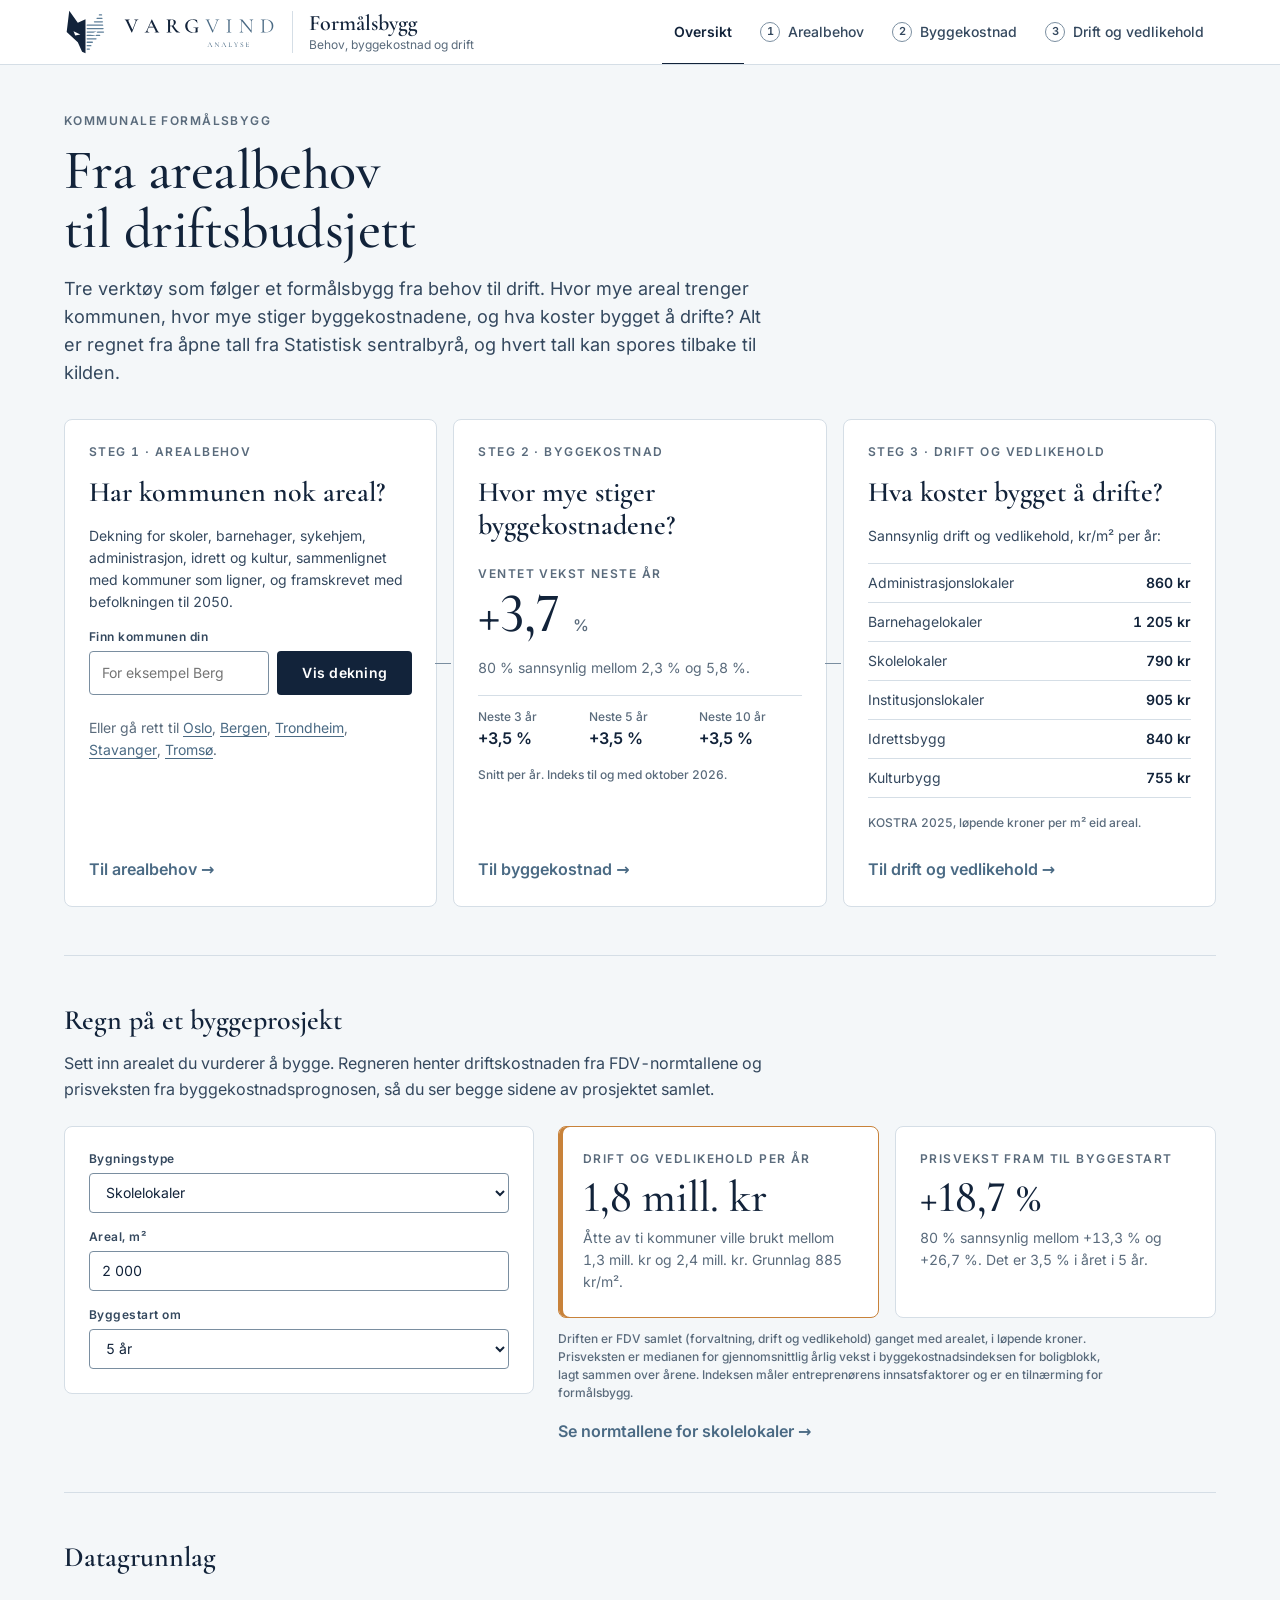
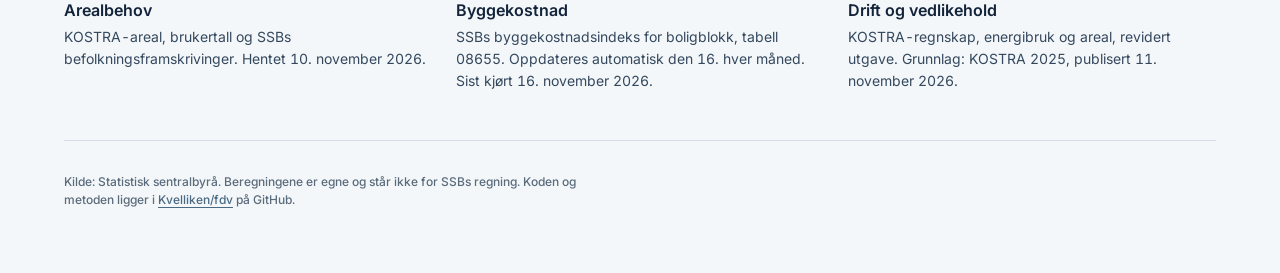
<file: docs/index.html>
<!DOCTYPE html>
<html lang="nb">
<head>
<meta charset="utf-8">
<meta name="viewport" content="width=device-width, initial-scale=1">
<link rel="icon" href="felles/logo/vargvind-symbol.svg" type="image/svg+xml">
<title>Formålsbygg – behov, byggekostnad og drift for kommunale bygg</title>
<meta name="description" content="Arealbehov, byggekostnadsprognose og FDV-normtall for kommunale formålsbygg, regnet fra åpne tall fra SSB.">
<link rel="preload" href="felles/fonter/Inter-400.woff2" as="font" type="font/woff2" crossorigin>
<link rel="stylesheet" href="felles/vargvind.css">
<style>
/* Oversiktssiden. Felles stil i felles/vargvind.css. */
.steg { display: grid; gap: var(--space-4); grid-template-columns: repeat(3, minmax(0, 1fr)); counter-reset: steg; }
@media (max-width: 960px) { .steg { grid-template-columns: minmax(0, 1fr); } }
.steg-kort { display: flex; flex-direction: column; gap: var(--space-4); background: var(--bg-000); border: 1px solid var(--line-200); border-radius: var(--radius-lg); padding: var(--space-6); position: relative; }
.steg-kort h2 { font-size: 28px; }
.steg-kort .handling { margin-top: auto; padding-top: var(--space-2); display: flex; flex-wrap: wrap; gap: var(--space-2); align-items: center; }
.steg-kort .vv-kpi__value { font-size: 56px; }
.steg-kort .vv-kpi__value.funn { color: var(--ink-900); }
.steg-kort .vv-kpi__value small { font-size: 16px; }
.pil { position: absolute; right: calc(-1 * var(--space-4) + 1px); top: 50%; width: var(--space-4); height: 1px; background: var(--line-400); }
@media (max-width: 960px) { .pil { display: none; } }

.sok { display: flex; gap: var(--space-2); flex-wrap: wrap; }
.sok input { flex: 1 1 180px; }

.typeliste { list-style: none; margin: 0; padding: 0; border-top: 1px solid var(--line-200); }
.typeliste li { border-bottom: 1px solid var(--line-200); }
.typeliste a { display: flex; justify-content: space-between; gap: var(--space-3); padding: var(--space-2) 0; text-decoration: none; color: var(--ink-700); font-size: 14px; line-height: 22px; }
.typeliste a:hover { color: var(--ink-900); background: var(--bg-100); }
.typeliste a b { font-weight: 600; color: var(--ink-900); white-space: nowrap; }

.horisonter { display: grid; grid-template-columns: repeat(3, minmax(0, 1fr)); gap: var(--space-2); border-top: 1px solid var(--line-200); padding-top: var(--space-3); }
.horisonter div { font-size: 12px; line-height: 18px; font-weight: 500; color: var(--ink-500); }
.horisonter b { display: block; font-size: 16px; line-height: 24px; color: var(--ink-900); }

/* Kalkulator */
.regner { display: grid; grid-template-columns: minmax(0, 5fr) minmax(0, 7fr); gap: var(--space-6); align-items: start; }
@media (max-width: 960px) { .regner { grid-template-columns: minmax(0, 1fr); } }
.regner .vv-kontroller { flex-direction: column; align-items: stretch; padding: var(--space-6); }
.regner .vv-felt input, .regner .vv-felt select { width: 100%; }
.svar { display: grid; gap: var(--space-4); grid-template-columns: minmax(0, 1fr) minmax(0, 1fr); }
@media (max-width: 600px) { .svar { grid-template-columns: minmax(0, 1fr); } }
.svar .vv-kpi__value { font-size: 44px; }
.svar .vv-kpi.funn { border-color: var(--accent-500); box-shadow: inset 4px 0 0 var(--accent-500); }

.kilder { display: grid; grid-template-columns: repeat(auto-fit, minmax(240px, 1fr)); gap: var(--space-6); }
.kilder h3 { font-size: 16px; line-height: 24px; margin: 0 0 var(--space-1); }
.kilder p { font-size: 14px; line-height: 22px; color: var(--ink-700); }
</style>
</head>
<body>
<a class="vv-hopp" href="#innhold">Hopp til innholdet</a>
<header class="vv-topp">
  <div class="vv-topp__inner">
    <a class="vv-topp__merke" href="./">
      <img class="vv-logo" src="felles/logo/vargvind-logo.svg" alt="Vargvind Analyse" width="212" height="48">
      <img class="vv-symbol" src="felles/logo/vargvind-symbol.svg" alt="Vargvind" width="28" height="32">
      <span class="vv-topp__navn"><b>Formålsbygg</b><span>Behov, byggekostnad og drift</span></span>
    </a>
    <nav aria-label="Hovedmeny">
      <ul class="vv-meny">
        <li><a href="./" aria-current="page">Oversikt</a></li>
        <li><a href="dekning/"><span class="vv-steg" aria-hidden="true">1</span>Arealbehov</a></li>
        <li><a href="byggekost/"><span class="vv-steg" aria-hidden="true">2</span>Byggekostnad</a></li>
        <li><a href="drift/"><span class="vv-steg" aria-hidden="true">3</span><span>Drift<span class="vv-ekstra"> og vedlikehold</span></span></a></li>
      </ul>
    </nav>
  </div>
</header>

<div class="vv-side">
  <div class="vv-sidehode">
    <p class="vv-overline">Kommunale formålsbygg</p>
    <h1>Fra arealbehov til driftsbudsjett</h1>
    <p class="vv-ingress">
      Tre verktøy som følger et formålsbygg fra behov til drift. Hvor mye areal
      trenger kommunen, hvor mye stiger byggekostnadene, og hva koster bygget å
      drifte? Alt er regnet fra åpne tall fra Statistisk sentralbyrå, og hvert
      tall kan spores tilbake til kilden.
    </p>
  </div>

  <main id="innhold" tabindex="-1">
    <div class="steg">
      <section class="steg-kort" aria-labelledby="steg1">
        <span class="pil" aria-hidden="true"></span>
        <p class="vv-overline">Steg 1 · Arealbehov</p>
        <h2 id="steg1">Har kommunen nok areal?</h2>
        <p class="vv-liten">
          Dekning for skoler, barnehager, sykehjem, administrasjon, idrett og kultur,
          sammenlignet med kommuner som ligner, og framskrevet med befolkningen til 2050.
        </p>
        <form class="vv-felt" id="kommuneskjema" action="dekning/" method="get">
          <label for="kommune">Finn kommunen din</label>
          <div class="sok">
            <input type="search" id="kommune" list="kommuneliste" autocomplete="off" spellcheck="false" placeholder="For eksempel Bergen">
            <datalist id="kommuneliste"></datalist>
            <input type="hidden" name="kommune" id="kommunekode">
            <button class="vv-btn vv-btn--primary" type="submit">Vis dekning</button>
          </div>
          <span class="vv-caption" id="kommunemelding" aria-live="polite"></span>
        </form>
        <p class="vv-liten vv-dempet">Eller gå rett til <a href="dekning/?kommune=0301">Oslo</a>, <a href="dekning/?kommune=4601">Bergen</a>, <a href="dekning/?kommune=5001">Trondheim</a>, <a href="dekning/?kommune=1103">Stavanger</a>, <a href="dekning/?kommune=5501">Tromsø</a>.</p>
        <div class="handling">
          <a class="vv-lenkepil" href="dekning/">Til arealbehov</a>
        </div>
      </section>

      <section class="steg-kort" aria-labelledby="steg2">
        <span class="pil" aria-hidden="true"></span>
        <p class="vv-overline">Steg 2 · Byggekostnad</p>
        <h2 id="steg2">Hvor mye stiger byggekostnadene?</h2>
        <div>
          <span class="vv-kpi__label">Ventet vekst neste år</span>
          <p class="vv-kpi__value funn" id="bk-1">–</p>
          <p class="vv-kpi__delta" id="bk-1-spenn"></p>
        </div>
        <div class="horisonter" id="bk-horisonter"></div>
        <p class="vv-caption" id="bk-kilde">Snitt per år. SSBs byggekostnadsindeks for boligblokk.</p>
        <div class="handling">
          <a class="vv-lenkepil" href="byggekost/">Til byggekostnad</a>
        </div>
      </section>

      <section class="steg-kort" aria-labelledby="steg3">
        <p class="vv-overline">Steg 3 · Drift og vedlikehold</p>
        <h2 id="steg3">Hva koster bygget å drifte?</h2>
        <p class="vv-liten">Sannsynlig drift og vedlikehold, kr/m² per år:</p>
        <ul class="typeliste" id="fdv-liste"><li><a href="drift/">Laster …<b></b></a></li></ul>
        <p class="vv-caption" id="fdv-kilde"></p>
        <div class="handling">
          <a class="vv-lenkepil" href="drift/">Til drift og vedlikehold</a>
        </div>
      </section>
    </div>

    <section class="vv-seksjon" aria-labelledby="regner-tittel" style="margin-top: var(--space-12)">
      <h2 id="regner-tittel">Regn på et byggeprosjekt</h2>
      <p>
        Sett inn arealet du vurderer å bygge. Regneren henter driftskostnaden fra
        FDV-normtallene og prisveksten fra byggekostnadsprognosen, så du ser begge
        sidene av prosjektet samlet.
      </p>
      <div class="regner vv-blokk">
        <form class="vv-kontroller" id="regner" onsubmit="return false">
          <div class="vv-felt">
            <label for="r-type">Bygningstype</label>
            <select id="r-type"></select>
          </div>
          <div class="vv-felt">
            <label for="r-areal">Areal, m²</label>
            <input type="text" id="r-areal" inputmode="numeric" value="2 000" autocomplete="off">
          </div>
          <div class="vv-felt">
            <label for="r-aar">Byggestart om</label>
            <select id="r-aar"></select>
          </div>
        </form>
        <div>
          <div class="svar" aria-live="polite">
            <div class="vv-kpi funn">
              <span class="vv-kpi__label">Drift og vedlikehold per år</span>
              <span class="vv-kpi__value" id="s-fdv">–</span>
              <p class="vv-kpi__delta" id="s-fdv-spenn"></p>
            </div>
            <div class="vv-kpi">
              <span class="vv-kpi__label">Prisvekst fram til byggestart</span>
              <span class="vv-kpi__value" id="s-bk">–</span>
              <p class="vv-kpi__delta" id="s-bk-spenn"></p>
            </div>
          </div>
          <p class="vv-caption" style="margin-top: var(--space-3)">
            Driften er FDV samlet (forvaltning, drift og vedlikehold) ganget med arealet,
            i løpende kroner. Prisveksten er medianen for gjennomsnittlig årlig vekst i
            byggekostnadsindeksen for boligblokk, lagt sammen over årene. Indeksen måler
            entreprenørens innsatsfaktorer og er en tilnærming for formålsbygg.
          </p>
          <p style="margin-top: var(--space-4)"><a class="vv-lenkepil" id="s-lenke" href="drift/">Se normtallene for bygningstypen</a></p>
        </div>
      </div>
    </section>

    <section class="vv-seksjon" aria-labelledby="kilder-tittel">
      <h2 id="kilder-tittel">Datagrunnlag</h2>
      <div class="kilder vv-blokk">
        <div>
          <h3>Arealbehov</h3>
          <p>KOSTRA-areal, brukertall og SSBs befolkningsframskrivinger. <span id="d-dekning"></span></p>
        </div>
        <div>
          <h3>Byggekostnad</h3>
          <p>SSBs byggekostnadsindeks for boligblokk, tabell 08655. Oppdateres automatisk den 16. hver måned. <span id="d-bk"></span></p>
        </div>
        <div>
          <h3>Drift og vedlikehold</h3>
          <p>KOSTRA-regnskap, energibruk og areal, revidert utgave. <span id="d-fdv"></span></p>
        </div>
      </div>
    </section>
  </main>

  <footer class="vv-bunn">
    <p>Kilde: Statistisk sentralbyrå. Beregningene er egne og står ikke for SSBs regning.
      Koden og metoden ligger i <a href="https://github.com/Kvelliken/fdv">Kvelliken/fdv</a> på GitHub.</p>
  </footer>
</div>

<script>
(function () {
  "use strict";
  var nf = new Intl.NumberFormat("nb-NO");
  var p1 = new Intl.NumberFormat("nb-NO", { minimumFractionDigits: 1, maximumFractionDigits: 1 });
  function pst(v) { return p1.format(v * 100).replace("-", "−") + " %"; }
  function pstFortegn(v) { return (v >= 0 ? "+" : "−") + p1.format(Math.abs(v * 100)) + " %"; }
  function mill(kr) {
    if (kr >= 1e6) return p1.format(kr / 1e6) + " mill. kr";
    return nf.format(Math.round(kr / 1000) * 1000) + " kr";
  }
  function rund5(v) { return Math.round(v / 5) * 5; }
  function dato(iso) {
    var d = new Date(iso);
    return isNaN(d) ? iso : d.toLocaleDateString("nb-NO", { day: "numeric", month: "long", year: "numeric" });
  }

  var FDV = null, BK = null;

  /* Steg 1: kommunesøk som lenker rett inn i arealbehov for kommunen */
  var kommuner = [];
  fetch("dekning/kommuner.json").then(function (r) { return r.json(); }).then(function (d) {
    kommuner = d.kommuner;
    document.getElementById("kommuneliste").innerHTML = kommuner.map(function (k) {
      return '<option value="' + k.n.replace(/"/g, "&quot;") + '">';
    }).join("");
    document.getElementById("d-dekning").textContent = "Hentet " + dato(d.hentet) + ".";
  }).catch(function () {});
  function finn(q) {
    q = q.trim().toLowerCase();
    if (!q) return null;
    return kommuner.filter(function (k) { return k.n.toLowerCase() === q; })[0] ||
      kommuner.filter(function (k) { return k.n.toLowerCase().indexOf(q) === 0; })[0] ||
      kommuner.filter(function (k) { return k.n.toLowerCase().indexOf(q) >= 0; })[0] || null;
  }
  document.getElementById("kommuneskjema").addEventListener("submit", function (e) {
    var treff = finn(document.getElementById("kommune").value);
    if (!treff) {
      e.preventDefault();
      document.getElementById("kommunemelding").textContent = kommuner.length
        ? "Fant ingen kommune med det navnet." : "Kommunelisten er ikke lastet ennå.";
      return;
    }
    document.getElementById("kommunekode").value = treff.k;
  });

  /* Steg 2: byggekostnadsprognosen */
  fetch("byggekost/resultater.csv", { cache: "no-cache" }).then(function (r) { return r.text(); }).then(function (t) {
    var linjer = t.trim().split(/\r?\n/), hode = linjer[0].split(",");
    BK = {};
    linjer.slice(1).forEach(function (l) {
      var c = l.split(","), r = {};
      hode.forEach(function (h, i) { r[h] = isNaN(+c[i]) ? c[i] : +c[i]; });
      BK[r.horisont_ar] = r;
    });
    var en = BK[1];
    document.getElementById("bk-1").innerHTML = pstFortegn(en.median).replace(" %", " <small>%</small>");
    document.getElementById("bk-1-spenn").textContent = "80 % sannsynlig mellom " + pst(en.p10) + " og " + pst(en.p90) + ".";
    document.getElementById("bk-horisonter").innerHTML = Object.keys(BK).filter(function (h) { return h !== "1"; }).map(function (h) {
      return "<div>Neste " + h + " år<b>" + pstFortegn(BK[h].median) + "</b></div>";
    }).join("");
    var p = String(en.siste_periode).split("-");
    var mnd = ["januar","februar","mars","april","mai","juni","juli","august","september","oktober","november","desember"][+p[1] - 1];
    document.getElementById("bk-kilde").textContent = "Snitt per år. Indeks til og med " + mnd + " " + p[0] + ".";
    document.getElementById("d-bk").textContent = "Sist kjørt " + dato(en["kjørt"]) + ".";
    lagAarvalg();
    regn();
  }).catch(function () {});

  /* Steg 3: FDV-normtall */
  fetch("normtall.json", { cache: "no-cache" }).then(function (r) { return r.json(); }).then(function (d) {
    FDV = d;
    var rader = Object.keys(d.funksjoner).map(function (f) {
      var x = d.funksjoner[f];
      return { f: f, navn: x.navn, dv: x.kostnad.normtall_forankret.dv.sannsynlig.verdi_avrundet };
    });
    document.getElementById("fdv-liste").innerHTML = rader.map(function (r) {
      return '<li><a href="drift/?bygg=' + r.f + '">' + r.navn + "<b>" + nf.format(r.dv) + " kr</b></a></li>";
    }).join("");
    document.getElementById("fdv-kilde").textContent = "KOSTRA " + d.grunnlag.siste_aargang + ", løpende kroner per m² eid areal.";
    document.getElementById("d-fdv").textContent = "Grunnlag: KOSTRA " + d.grunnlag.siste_aargang + ", publisert " + dato(d.generert) + ".";
    document.getElementById("r-type").innerHTML = rader.map(function (r) {
      return '<option value="' + r.f + '">' + r.navn + "</option>";
    }).join("");
    document.getElementById("r-type").value = rader.some(function (r) { return r.f === "222"; }) ? "222" : rader[0].f;
    regn();
  }).catch(function () {});

  /* Kalkulatoren */
  function lagAarvalg() {
    var s = document.getElementById("r-aar");
    s.innerHTML = Object.keys(BK).map(function (h) {
      return '<option value="' + h + '">' + (h === "1" ? "1 år" : h + " år") + "</option>";
    }).join("");
    s.value = BK[5] ? "5" : Object.keys(BK)[0];
  }
  function areal() {
    var v = parseFloat(document.getElementById("r-areal").value.replace(/\s| /g, "").replace(",", "."));
    return v > 0 ? v : null;
  }
  function regn() {
    var a = areal();
    if (FDV) {
      var f = document.getElementById("r-type").value;
      var x = FDV.funksjoner[f] && FDV.funksjoner[f].kostnad.normtall_forankret.fdv;
      document.getElementById("s-lenke").href = "drift/?bygg=" + f;
      document.getElementById("s-lenke").textContent = "Se normtallene for " + FDV.funksjoner[f].navn.toLowerCase();
      if (x && a) {
        document.getElementById("s-fdv").textContent = mill(a * x.sannsynlig.verdi);
        document.getElementById("s-fdv-spenn").textContent =
          "Åtte av ti kommuner ville brukt mellom " + mill(a * x.lav.verdi) + " og " + mill(a * x.hoy.verdi) +
          ". Grunnlag " + nf.format(rund5(x.sannsynlig.verdi)) + " kr/m².";
      } else {
        document.getElementById("s-fdv").textContent = "–";
        document.getElementById("s-fdv-spenn").textContent = a ? "" : "Skriv inn et areal i kvadratmeter.";
      }
    }
    if (BK) {
      var n = +document.getElementById("r-aar").value, r = BK[n];
      if (r) {
        var samlet = function (v) { return Math.pow(1 + v, n) - 1; };
        document.getElementById("s-bk").textContent = pstFortegn(samlet(r.median));
        document.getElementById("s-bk-spenn").textContent =
          "80 % sannsynlig mellom " + pstFortegn(samlet(r.p10)) + " og " + pstFortegn(samlet(r.p90)) +
          ". Det er " + pst(r.median) + " i året i " + n + (n === 1 ? " år." : " år.");
      }
    }
  }
  ["r-type", "r-aar"].forEach(function (id) { document.getElementById(id).addEventListener("change", regn); });
  document.getElementById("r-areal").addEventListener("input", regn);
  document.getElementById("r-areal").addEventListener("blur", function () {
    var a = areal();
    if (a) this.value = nf.format(Math.round(a));
  });
})();
</script>
</body>
</html>
</file>
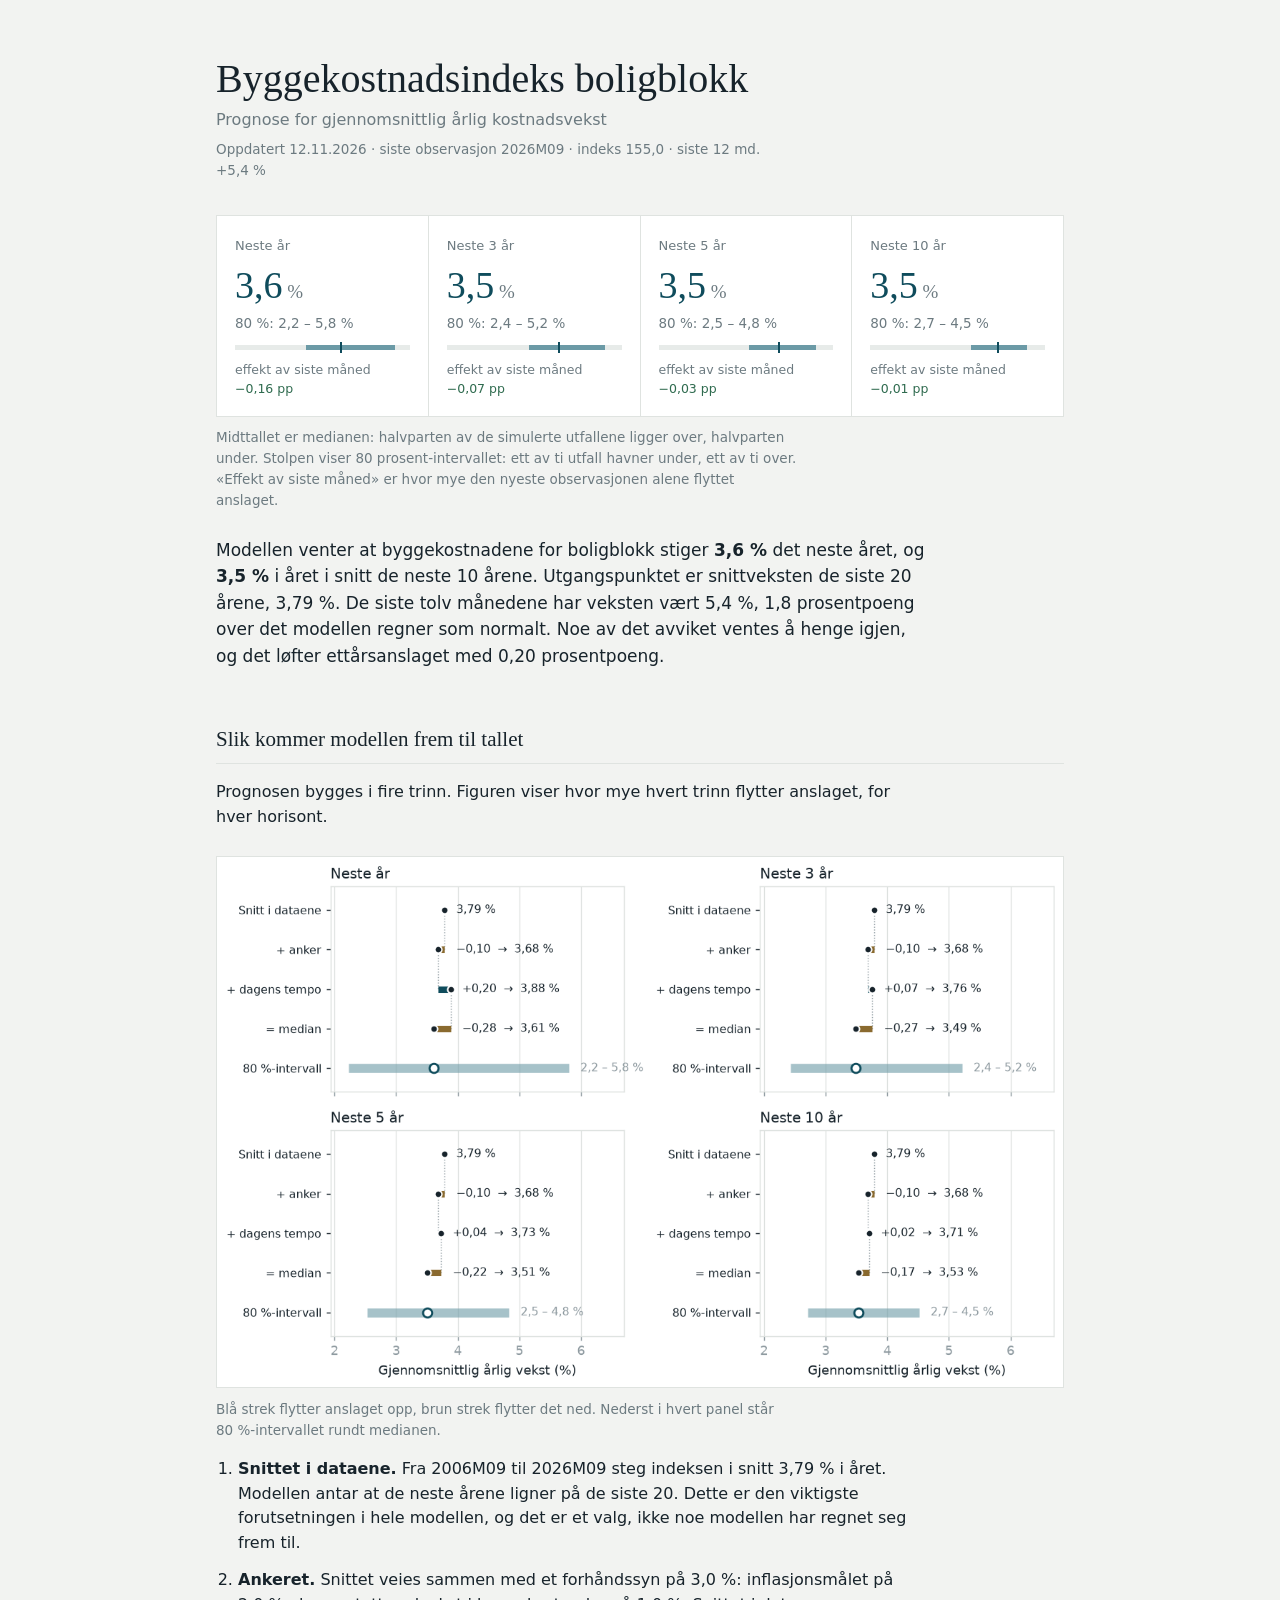
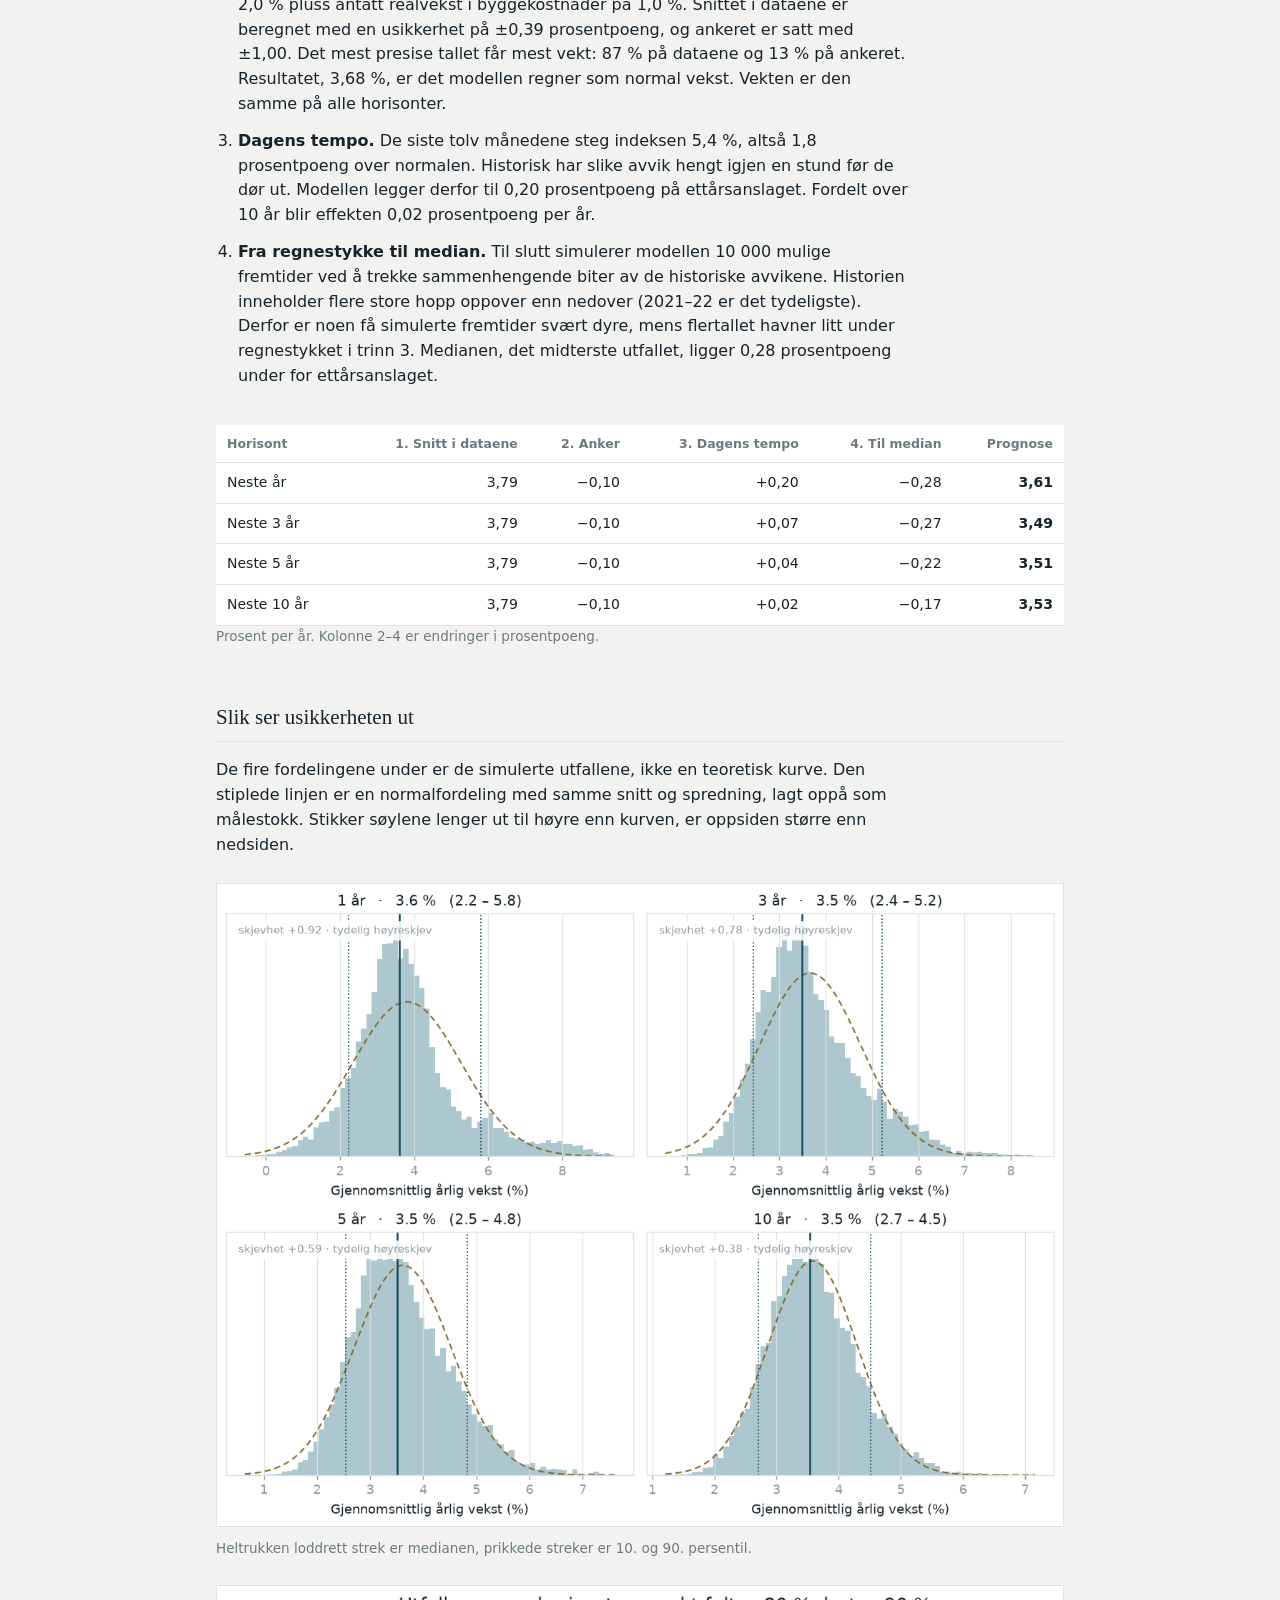
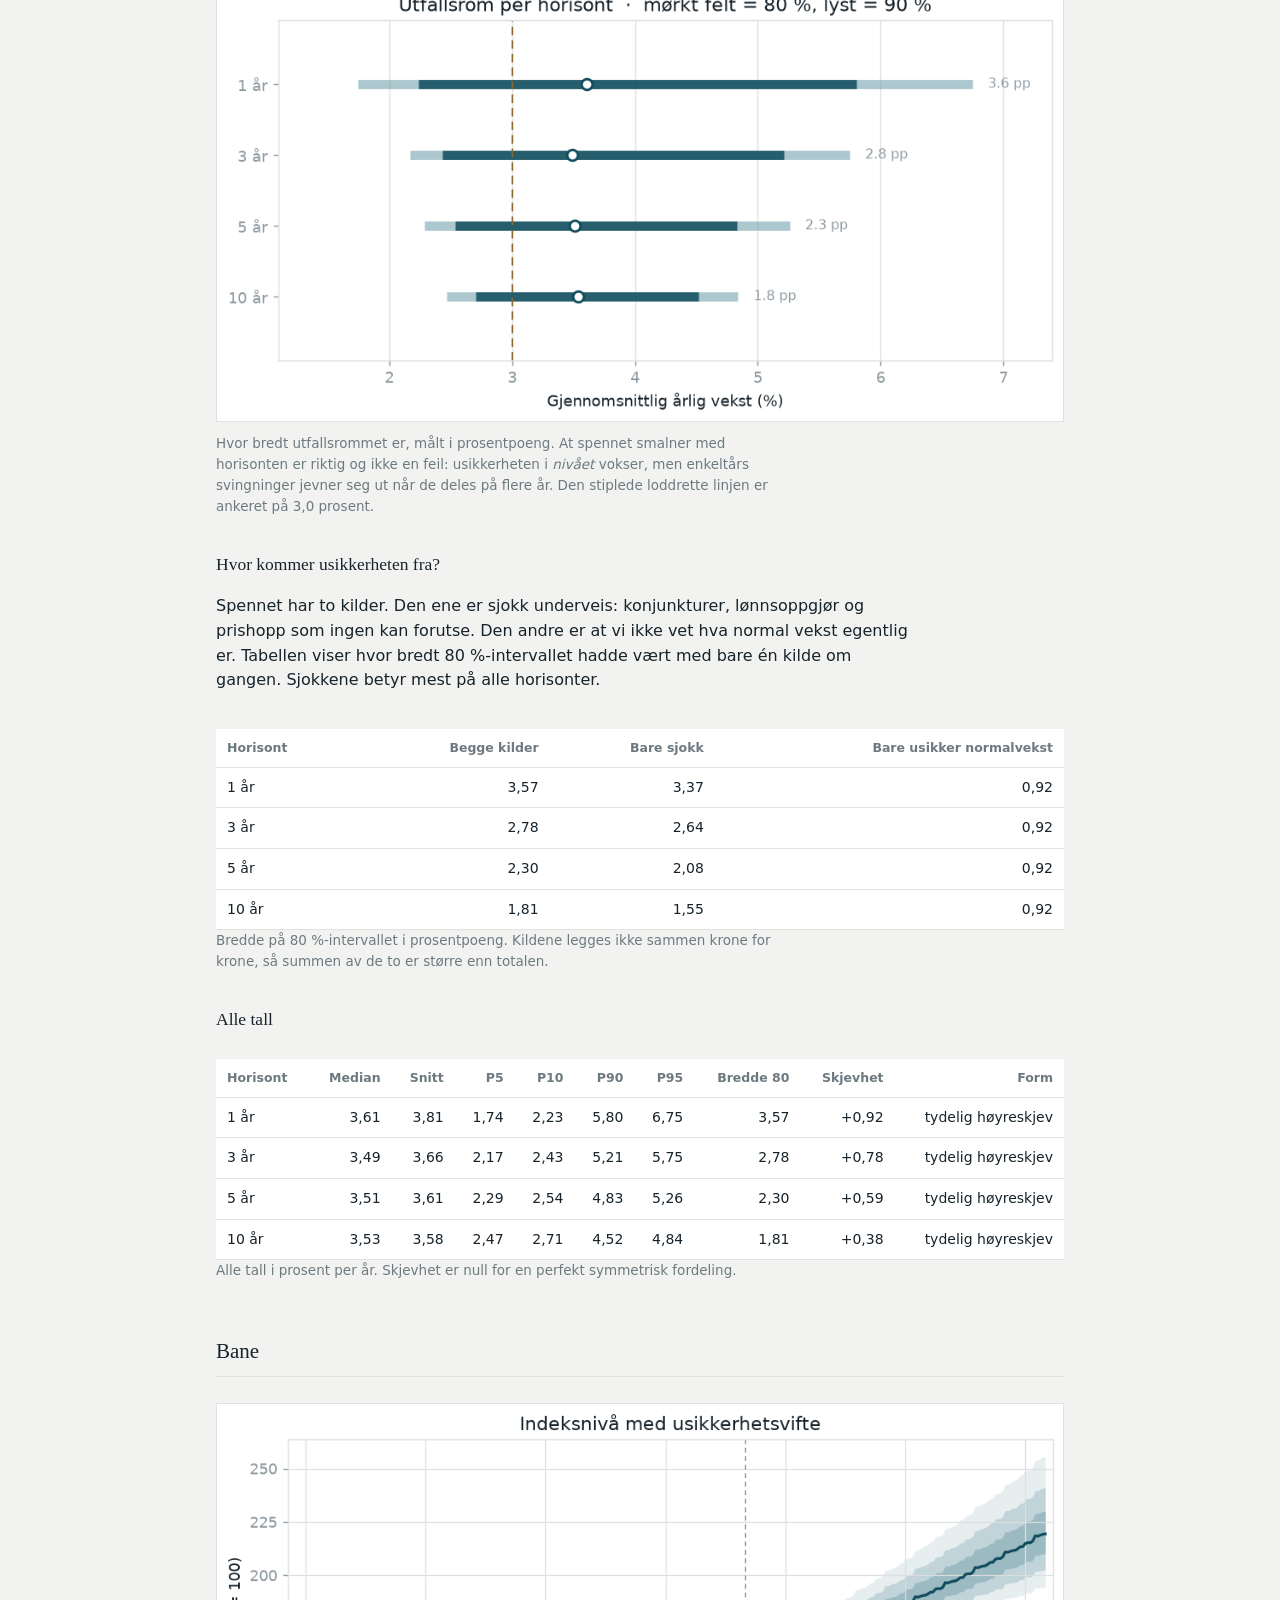
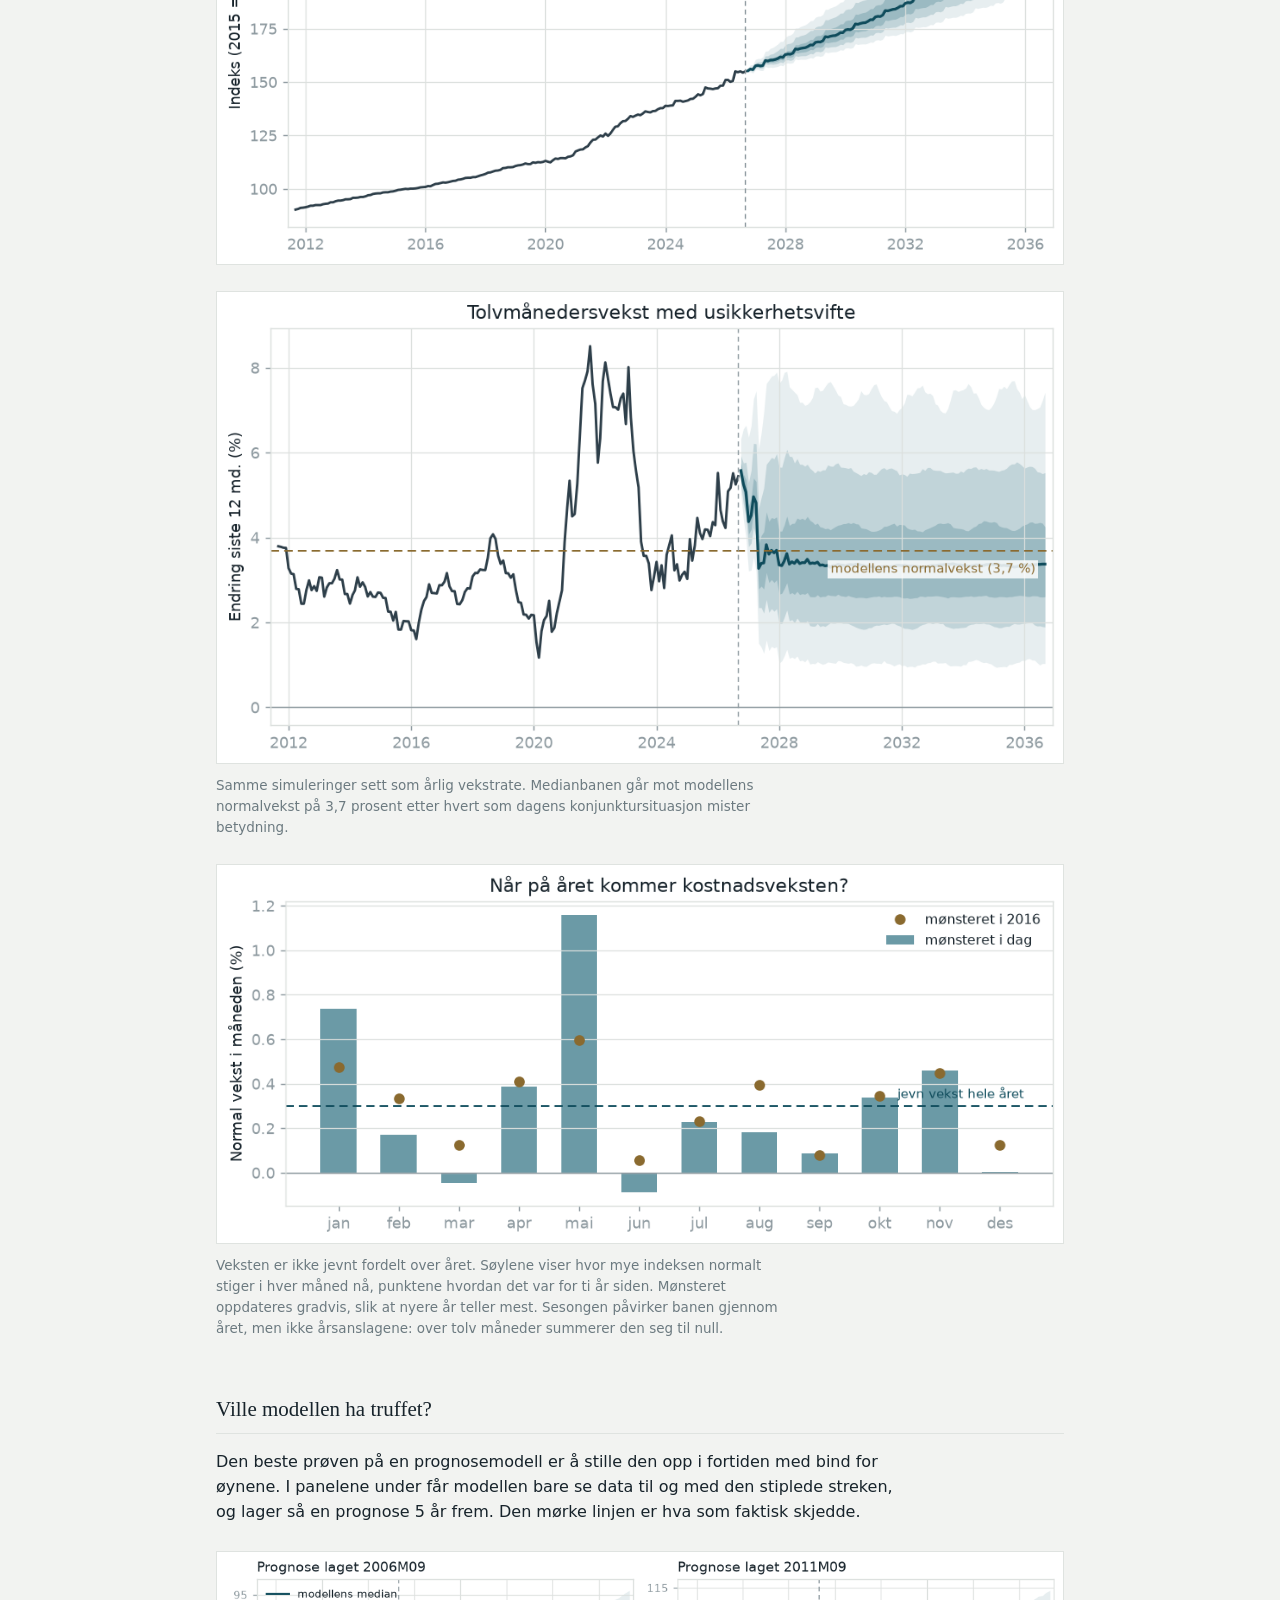
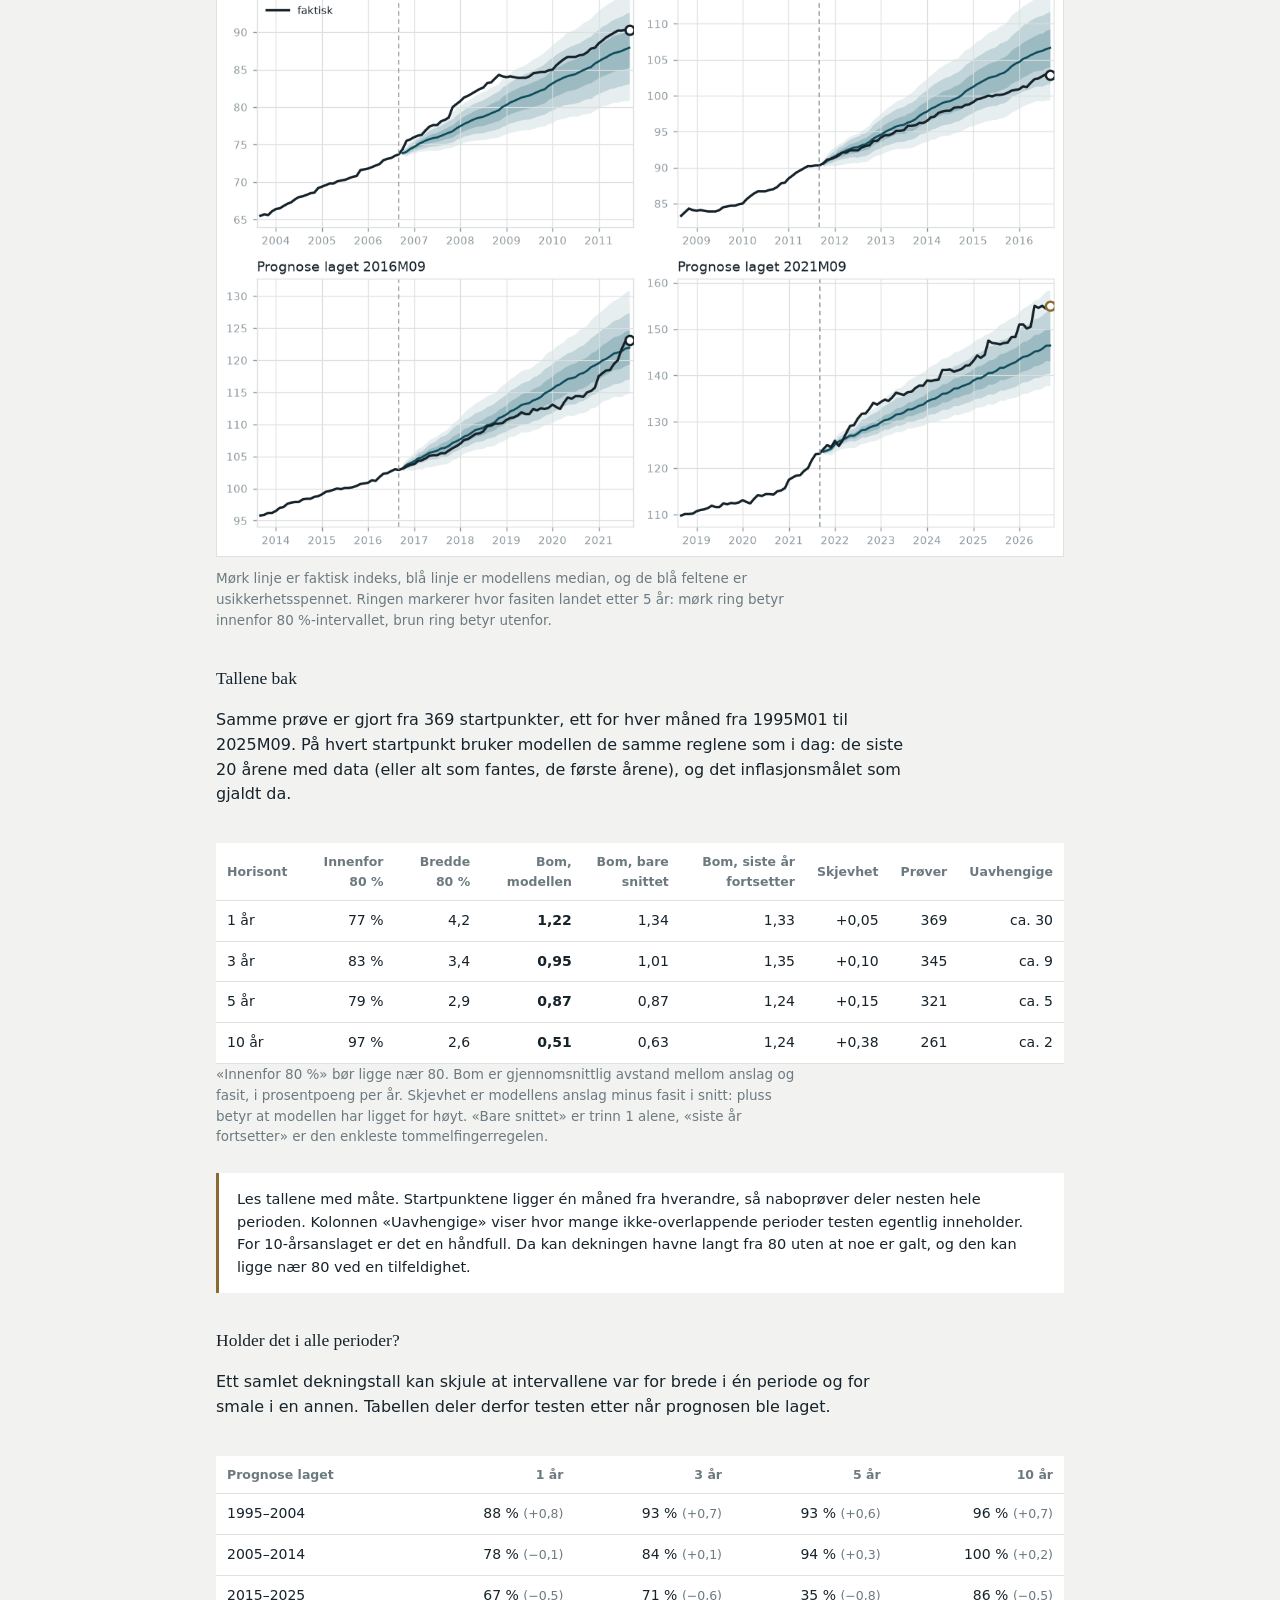
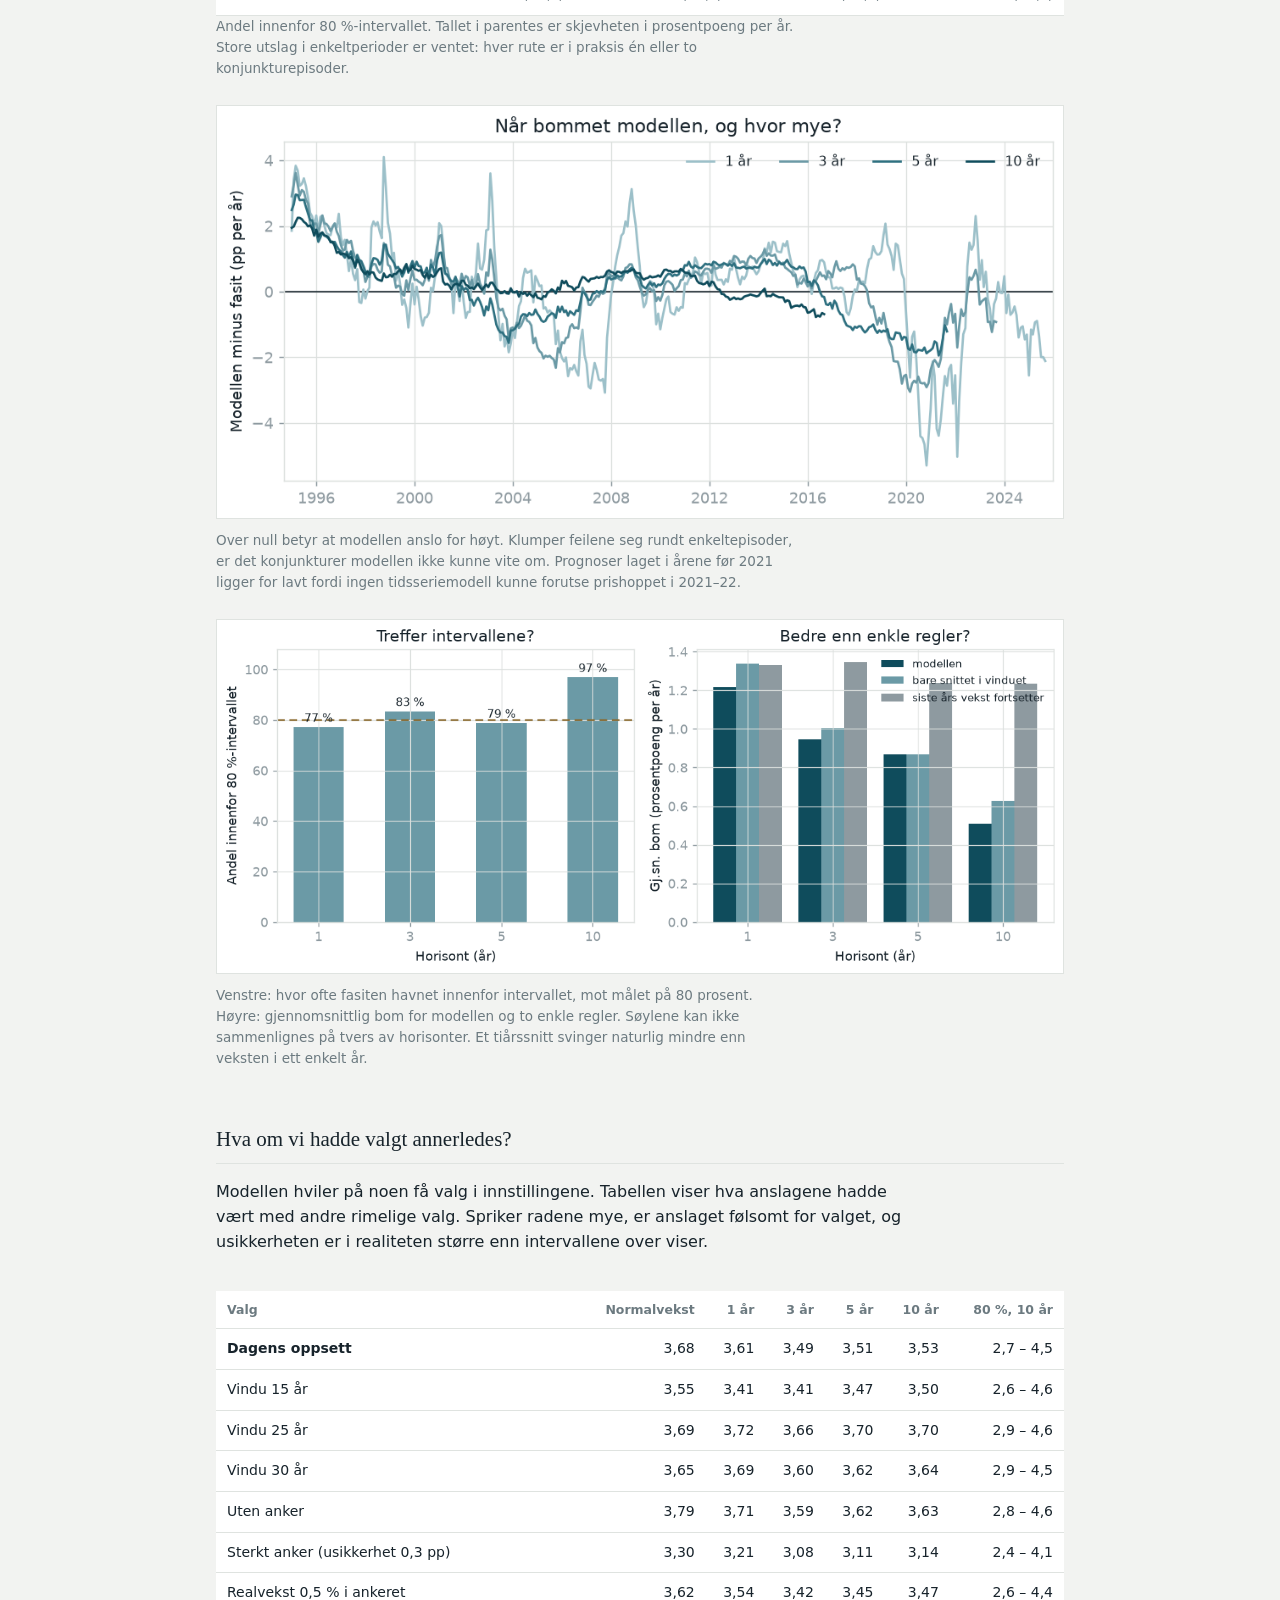
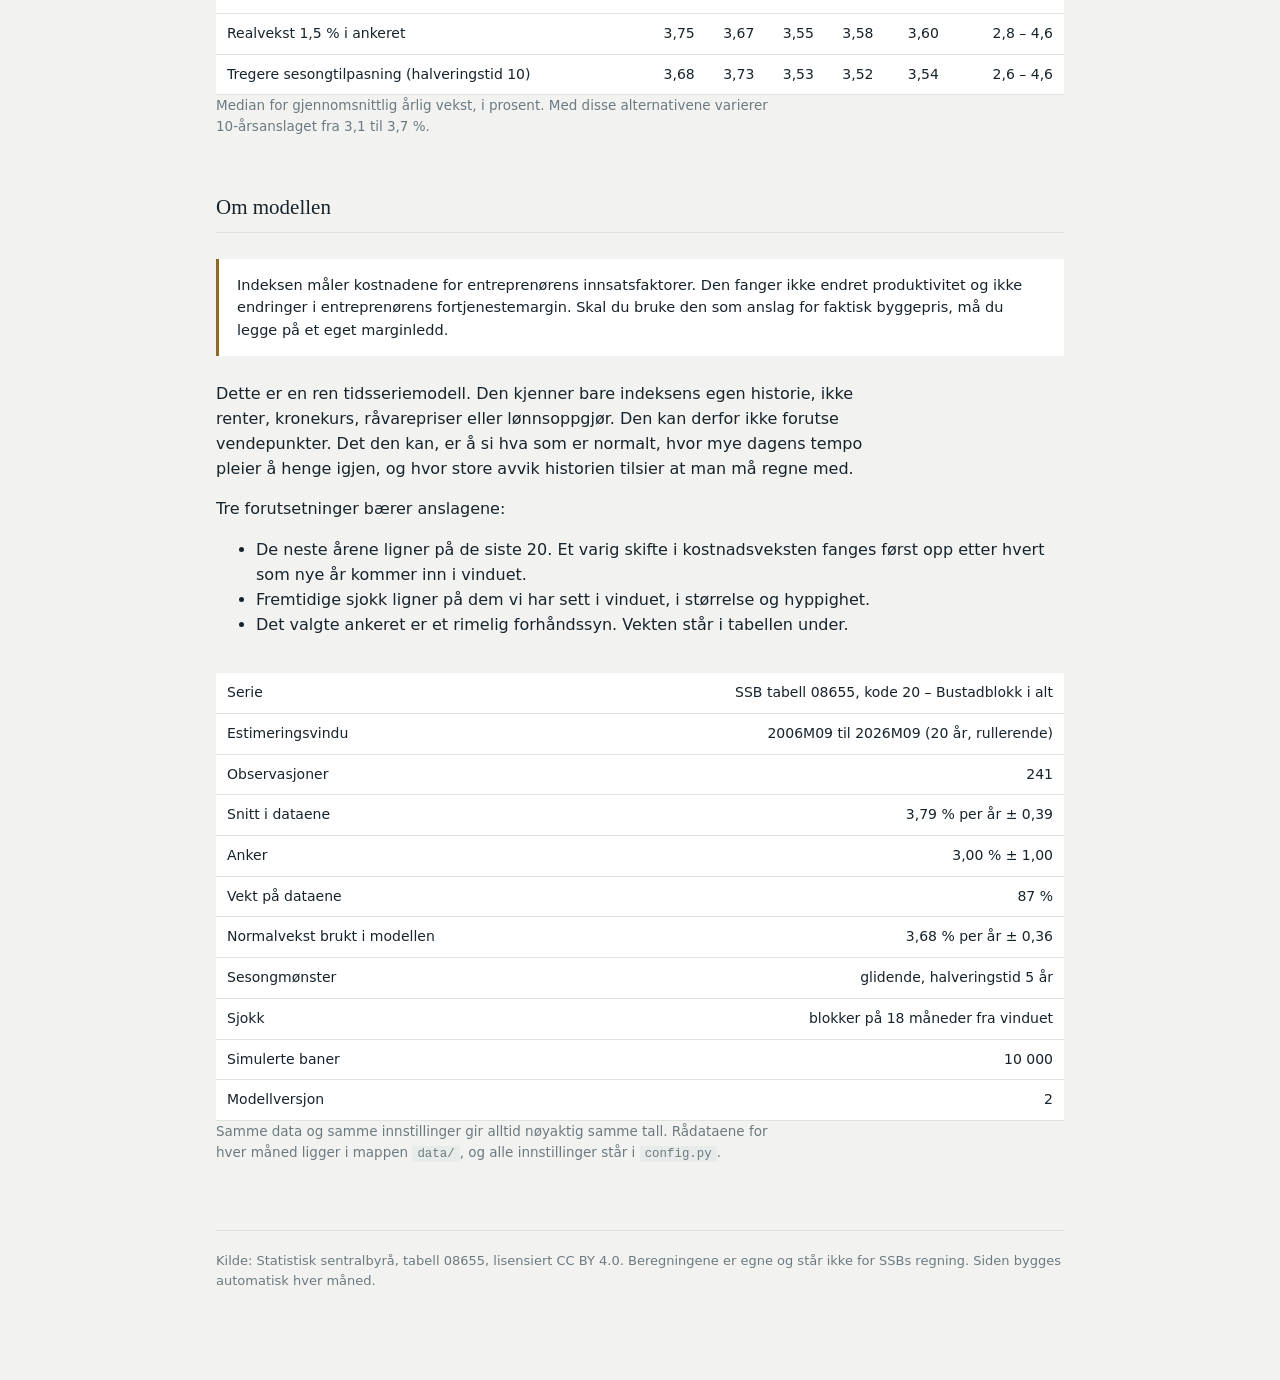
<file: byggekost/docs/index.html>
<!doctype html>
<html lang="no"><head>
<meta charset="utf-8">
<meta name="viewport" content="width=device-width,initial-scale=1">
<title>Byggekostnadsindeks boligblokk</title>
<style>
:root{
  --blekk:#17232B; --dyp:#0F4C5C; --band:#6B9AA6; --bronse:#8A6A2F;
  --svak:#6C7A80; --flate:#FFFFFF; --papir:#F2F3F1; --strek:#DFE3E0;
}
*{box-sizing:border-box}
body{margin:0;background:var(--papir);color:var(--blekk);
     font-family:system-ui,-apple-system,"Segoe UI",Roboto,sans-serif;
     line-height:1.55;-webkit-font-smoothing:antialiased}
.ark{max-width:900px;margin:0 auto;padding:56px 26px 90px}
h1{font-family:Georgia,"Iowan Old Style",serif;font-weight:400;
   font-size:clamp(28px,4.2vw,40px);line-height:1.15;margin:0 0 6px}
.undertittel{color:var(--svak);font-size:16px;margin:0 0 6px}
.stempel{color:var(--svak);font-size:13.5px;margin:0}
h2{font-family:Georgia,serif;font-weight:400;font-size:21px;
   margin:54px 0 10px;padding-bottom:8px;border-bottom:1px solid var(--strek)}
p{max-width:68ch}
.tall{display:grid;grid-template-columns:repeat(auto-fit,minmax(178px,1fr));
      gap:1px;background:var(--strek);border:1px solid var(--strek);
      margin:34px 0 10px}
.rute{background:var(--flate);padding:20px 18px 18px}
.horisont{font-size:13px;color:var(--svak);margin-bottom:10px}
.stor{font-family:Georgia,serif;font-size:38px;line-height:1;color:var(--dyp)}
.stor span{font-size:19px;color:var(--svak)}
.spenn{font-size:13.5px;color:var(--svak);margin-top:9px}
.bar{position:relative;height:5px;background:#E7EBE9;margin-top:11px}
.bar i{position:absolute;top:0;height:5px;background:var(--band);display:block}
.bar b{position:absolute;top:-3px;width:2px;height:11px;background:var(--dyp)}
.delta{font-size:12.5px;margin-top:10px;color:var(--svak)}
.opp{color:#8A3A1F}.ned{color:#2F6B4F}
figure{margin:26px 0 0}
figure img{width:100%;display:block;background:var(--flate);border:1px solid var(--strek)}
figcaption{font-size:13.5px;color:var(--svak);margin-top:11px;max-width:68ch}
table{border-collapse:collapse;width:100%;font-size:14px;margin-top:20px;background:var(--flate)}
th,td{padding:9px 11px;border-bottom:1px solid var(--strek);text-align:right}
th:first-child,td:first-child{text-align:left}
th{font-weight:600;font-size:12.5px;color:var(--svak)}
.merk{background:var(--flate);border-left:3px solid var(--bronse);
      padding:15px 18px;margin:26px 0;font-size:14.5px}
h3{font-family:Georgia,serif;font-weight:400;font-size:17.5px;margin:34px 0 6px}
.ingress{font-size:17px;max-width:66ch;margin:26px 0 0}
.trinn{max-width:68ch;padding-left:22px}
.trinn li{margin-bottom:12px}
.n{color:var(--svak);font-size:12.5px}
.rulle{overflow-x:auto}
code{font-size:.92em;background:#E7EBE9;padding:1px 5px}
footer{margin-top:66px;padding-top:20px;border-top:1px solid var(--strek);
       color:var(--svak);font-size:13px}
a{color:var(--dyp)}
@media print{body{background:#fff}.ark{padding:0}figure{break-inside:avoid}}
</style>
</head><body><div class="ark">

<h1>Byggekostnadsindeks boligblokk</h1>
<p class="undertittel">Prognose for gjennomsnittlig årlig kostnadsvekst</p>
<p class="stempel">Oppdatert 12.11.2026 · siste observasjon 2026M09 ·
   indeks 155,0 · siste 12 md. +5,4&nbsp;%</p>


<div class="tall">
      <div class="rute">
        <div class="horisont">Neste år</div>
        <div class="stor">3,6<span>&nbsp;%</span></div>
        <div class="spenn">80&nbsp;%: 2,2 – 5,8&nbsp;%</div>
        <div class="bar"><i style="left:40.5%;width:50.9%"></i>
                         <b style="left:60.1%"></b></div>
        <div class="delta">effekt av siste måned <span class="ned">−0,16 pp</span></div>
      </div>
      <div class="rute">
        <div class="horisont">Neste 3 år</div>
        <div class="stor">3,5<span>&nbsp;%</span></div>
        <div class="spenn">80&nbsp;%: 2,4 – 5,2&nbsp;%</div>
        <div class="bar"><i style="left:47.3%;width:43.3%"></i>
                         <b style="left:63.7%"></b></div>
        <div class="delta">effekt av siste måned <span class="ned">−0,07 pp</span></div>
      </div>
      <div class="rute">
        <div class="horisont">Neste 5 år</div>
        <div class="stor">3,5<span>&nbsp;%</span></div>
        <div class="spenn">80&nbsp;%: 2,5 – 4,8&nbsp;%</div>
        <div class="bar"><i style="left:52.0%;width:38.1%"></i>
                         <b style="left:68.2%"></b></div>
        <div class="delta">effekt av siste måned <span class="ned">−0,03 pp</span></div>
      </div>
      <div class="rute">
        <div class="horisont">Neste 10 år</div>
        <div class="stor">3,5<span>&nbsp;%</span></div>
        <div class="spenn">80&nbsp;%: 2,7 – 4,5&nbsp;%</div>
        <div class="bar"><i style="left:57.8%;width:31.7%"></i>
                         <b style="left:72.3%"></b></div>
        <div class="delta">effekt av siste måned <span class="ned">−0,01 pp</span></div>
      </div></div>
<p class="stempel">Midttallet er medianen: halvparten av de simulerte utfallene
   ligger over, halvparten under. Stolpen viser 80 prosent-intervallet: ett av ti
   utfall havner under, ett av ti over. «Effekt av siste måned» er hvor mye den
   nyeste observasjonen alene flyttet anslaget.</p>

<p class="ingress">Modellen venter at byggekostnadene for boligblokk stiger <strong>3,6&nbsp;%</strong> det neste året, og <strong>3,5&nbsp;%</strong> i året i snitt de neste 10 årene. Utgangspunktet er snittveksten de siste 20 årene, 3,79&nbsp;%. De siste tolv månedene har veksten vært 5,4&nbsp;%, 1,8 prosentpoeng over det modellen regner som normalt. Noe av det avviket ventes å henge igjen, og det løfter ettårsanslaget med 0,20 prosentpoeng.</p>

<h2>Slik kommer modellen frem til tallet</h2>
<p>Prognosen bygges i fire trinn. Figuren viser hvor mye hvert trinn flytter
   anslaget, for hver horisont.</p>
<figure><img src="oppbygging.png" alt="Prognosen bygget opp trinn for trinn">
<figcaption>Blå strek flytter anslaget opp, brun strek flytter det ned. Nederst i
hvert panel står 80&nbsp;%-intervallet rundt medianen.</figcaption></figure>

  <ol class="trinn">
  <li><strong>Snittet i dataene.</strong> Fra 2006M09 til 2026M09 steg
      indeksen i snitt 3,79&nbsp;% i året. Modellen antar at de neste årene
      ligner på de siste 20. Dette er den viktigste forutsetningen i hele
      modellen, og det er et valg, ikke noe modellen har regnet seg frem til.</li>
  <li><strong>Ankeret.</strong> Snittet veies sammen med et forhåndssyn på 3,0&nbsp;%: inflasjonsmålet på 2,0&nbsp;% pluss antatt realvekst i byggekostnader på 1,0&nbsp;%. Snittet i dataene er beregnet med en usikkerhet på ±0,39 prosentpoeng, og ankeret er satt med ±1,00. Det mest presise tallet får mest vekt: 87&nbsp;% på dataene og 13&nbsp;% på ankeret. Resultatet, 3,68&nbsp;%, er det modellen regner som normal vekst. Vekten er den samme på alle horisonter.</li>
  <li><strong>Dagens tempo.</strong> De siste tolv månedene steg indeksen 5,4&nbsp;%,
      altså 1,8 prosentpoeng over normalen.
      Historisk har slike avvik hengt igjen en stund før de dør ut. Modellen
      legger derfor til
      0,20 prosentpoeng på ettårsanslaget. Fordelt over 10 år blir
      effekten 0,02 prosentpoeng per år.</li>
  <li><strong>Fra regnestykke til median.</strong> Til slutt simulerer modellen
      10&nbsp;000 mulige fremtider ved å trekke sammenhengende biter av de
      historiske avvikene. Historien inneholder flere store hopp oppover enn nedover
      (2021–22 er det tydeligste). Derfor er noen få simulerte fremtider svært
      dyre, mens flertallet havner litt under regnestykket i trinn 3. Medianen, det
      midterste utfallet, ligger 0,28 prosentpoeng
      under for ettårsanslaget.</li>
  </ol>
<div class="rulle"><table>
<thead><tr><th>Horisont</th><th>1. Snitt i dataene</th><th>2. Anker</th>
<th>3. Dagens tempo</th><th>4. Til median</th><th>Prognose</th></tr></thead>
<tbody><tr><td>Neste år</td><td>3,79</td><td>−0,10</td><td>+0,20</td><td>−0,28</td><td><strong>3,61</strong></td></tr><tr><td>Neste 3 år</td><td>3,79</td><td>−0,10</td><td>+0,07</td><td>−0,27</td><td><strong>3,49</strong></td></tr><tr><td>Neste 5 år</td><td>3,79</td><td>−0,10</td><td>+0,04</td><td>−0,22</td><td><strong>3,51</strong></td></tr><tr><td>Neste 10 år</td><td>3,79</td><td>−0,10</td><td>+0,02</td><td>−0,17</td><td><strong>3,53</strong></td></tr></tbody></table></div>
<p class="stempel">Prosent per år. Kolonne 2–4 er endringer i prosentpoeng.</p>

<h2>Slik ser usikkerheten ut</h2>
<p>De fire fordelingene under er de simulerte utfallene, ikke en teoretisk kurve.
   Den stiplede linjen er en normalfordeling med samme snitt og spredning, lagt
   oppå som målestokk. Stikker søylene lenger ut til høyre enn kurven, er
   oppsiden større enn nedsiden.</p>
<figure><img src="fordeling.png" alt="Fordeling av årlig vekst">
<figcaption>Heltrukken loddrett strek er medianen, prikkede streker er 10. og
90. persentil.</figcaption></figure>

<figure><img src="bredde.png" alt="Utfallsrom per horisont">
<figcaption>Hvor bredt utfallsrommet er, målt i prosentpoeng. At spennet smalner
med horisonten er riktig og ikke en feil: usikkerheten i <em>nivået</em> vokser,
men enkeltårs svingninger jevner seg ut når de deles på flere år.
Den stiplede loddrette linjen er ankeret på 3,0 prosent.</figcaption></figure>

<h3>Hvor kommer usikkerheten fra?</h3>
<p>Spennet har to kilder. Den ene er sjokk underveis: konjunkturer, lønnsoppgjør
   og prishopp som ingen kan forutse. Den andre er at vi ikke vet hva normal vekst
   egentlig er. Tabellen viser hvor bredt 80&nbsp;%-intervallet hadde vært med bare én
   kilde om gangen. Sjokkene betyr mest på alle horisonter.</p>
<div class="rulle"><table>
<thead><tr><th>Horisont</th><th>Begge kilder</th><th>Bare sjokk</th>
<th>Bare usikker normalvekst</th></tr></thead>
<tbody><tr><td>1 år</td><td>3,57</td><td>3,37</td><td>0,92</td></tr><tr><td>3 år</td><td>2,78</td><td>2,64</td><td>0,92</td></tr><tr><td>5 år</td><td>2,30</td><td>2,08</td><td>0,92</td></tr><tr><td>10 år</td><td>1,81</td><td>1,55</td><td>0,92</td></tr></tbody></table></div>
<p class="stempel">Bredde på 80&nbsp;%-intervallet i prosentpoeng. Kildene legges ikke
sammen krone for krone, så summen av de to er større enn totalen.</p>

<h3>Alle tall</h3>
<div class="rulle"><table>
<thead><tr><th>Horisont</th><th>Median</th><th>Snitt</th><th>P5</th><th>P10</th>
<th>P90</th><th>P95</th><th>Bredde 80</th><th>Skjevhet</th><th>Form</th></tr></thead>
<tbody><tr><td>1 år</td><td>3,61</td><td>3,81</td><td>1,74</td><td>2,23</td><td>5,80</td><td>6,75</td><td>3,57</td><td>+0,92</td><td>tydelig høyreskjev</td></tr><tr><td>3 år</td><td>3,49</td><td>3,66</td><td>2,17</td><td>2,43</td><td>5,21</td><td>5,75</td><td>2,78</td><td>+0,78</td><td>tydelig høyreskjev</td></tr><tr><td>5 år</td><td>3,51</td><td>3,61</td><td>2,29</td><td>2,54</td><td>4,83</td><td>5,26</td><td>2,30</td><td>+0,59</td><td>tydelig høyreskjev</td></tr><tr><td>10 år</td><td>3,53</td><td>3,58</td><td>2,47</td><td>2,71</td><td>4,52</td><td>4,84</td><td>1,81</td><td>+0,38</td><td>tydelig høyreskjev</td></tr></tbody></table></div>
<p class="stempel">Alle tall i prosent per år. Skjevhet er null for en perfekt
symmetrisk fordeling.</p>

<h2>Bane</h2>
<figure><img src="vifte_indeks.png" alt="Indeks med vifte"></figure>
<figure><img src="vifte_vekst.png" alt="Tolvmånedersvekst med vifte">
<figcaption>Samme simuleringer sett som årlig vekstrate. Medianbanen går mot
modellens normalvekst på 3,7 prosent etter hvert som dagens
konjunktursituasjon mister betydning.</figcaption></figure>
<figure><img src="sesong.png" alt="Sesongmønster">
<figcaption>Veksten er ikke jevnt fordelt over året. Søylene viser hvor mye
indeksen normalt stiger i hver måned nå, punktene hvordan det var for ti år siden.
Mønsteret oppdateres gradvis, slik at nyere år teller mest. Sesongen påvirker
banen gjennom året, men ikke årsanslagene: over tolv måneder summerer den seg til
null.</figcaption></figure>

  <h2>Ville modellen ha truffet?</h2>
  <p>Den beste prøven på en prognosemodell er å stille den opp i fortiden med
     bind for øynene. I panelene under får modellen bare se data til og med den
     stiplede streken, og lager så en prognose 5 år frem.
     Den mørke linjen er hva som faktisk skjedde.</p>
  <figure><img src="tilbaketest_bane.png" alt="Historiske prognoser mot fasit">
  <figcaption>Mørk linje er faktisk indeks, blå linje er modellens median, og de
  blå feltene er usikkerhetsspennet. Ringen markerer hvor fasiten landet etter
  5 år: mørk ring betyr innenfor 80&nbsp;%-intervallet, brun
  ring betyr utenfor.</figcaption></figure>

  <h3>Tallene bak</h3>
  <p>Samme prøve er gjort fra 369 startpunkter, ett for hver
     måned fra 1995M01 til 2025M09. På hvert
     startpunkt bruker modellen de samme reglene som i dag: de siste
     20 årene med data (eller alt som fantes, de første årene), og det
     inflasjonsmålet som gjaldt da.</p>
  <div class="rulle"><table>
  <thead><tr><th>Horisont</th><th>Innenfor 80&nbsp;%</th><th>Bredde 80&nbsp;%</th>
  <th>Bom, modellen</th><th>Bom, bare snittet</th><th>Bom, siste år fortsetter</th>
  <th>Skjevhet</th><th>Prøver</th><th>Uavhengige</th></tr></thead>
  <tbody><tr><td>1 år</td><td>77&nbsp;%</td><td>4,2</td><td><strong>1,22</strong></td><td>1,34</td><td>1,33</td><td>+0,05</td><td>369</td><td>ca. 30</td></tr><tr><td>3 år</td><td>83&nbsp;%</td><td>3,4</td><td><strong>0,95</strong></td><td>1,01</td><td>1,35</td><td>+0,10</td><td>345</td><td>ca. 9</td></tr><tr><td>5 år</td><td>79&nbsp;%</td><td>2,9</td><td><strong>0,87</strong></td><td>0,87</td><td>1,24</td><td>+0,15</td><td>321</td><td>ca. 5</td></tr><tr><td>10 år</td><td>97&nbsp;%</td><td>2,6</td><td><strong>0,51</strong></td><td>0,63</td><td>1,24</td><td>+0,38</td><td>261</td><td>ca. 2</td></tr></tbody></table></div>
  <p class="stempel">«Innenfor 80&nbsp;%» bør ligge nær 80. Bom er gjennomsnittlig
  avstand mellom anslag og fasit, i prosentpoeng per år. Skjevhet er modellens
  anslag minus fasit i snitt: pluss betyr at modellen har ligget for høyt.
  «Bare snittet» er trinn 1 alene, «siste år fortsetter» er den enkleste
  tommelfingerregelen.</p>
  <div class="merk">
  Les tallene med måte. Startpunktene ligger én måned fra hverandre, så
  naboprøver deler nesten hele perioden. Kolonnen «Uavhengige» viser hvor mange
  ikke-overlappende perioder testen egentlig inneholder. For 10-årsanslaget er
  det en håndfull. Da kan dekningen havne langt fra 80 uten at noe er galt, og
  den kan ligge nær 80 ved en tilfeldighet.
  </div>

  <h3>Holder det i alle perioder?</h3>
  <p>Ett samlet dekningstall kan skjule at intervallene var for brede i én periode
     og for smale i en annen. Tabellen deler derfor testen etter når prognosen ble
     laget.</p>
  <div class="rulle"><table>
  <thead><tr><th>Prognose laget</th><th>1 år</th><th>3 år</th><th>5 år</th><th>10 år</th></tr></thead>
  <tbody><tr><td>1995–2004</td><td>88&nbsp;% <span class="n">(+0,8)</span></td><td>93&nbsp;% <span class="n">(+0,7)</span></td><td>93&nbsp;% <span class="n">(+0,6)</span></td><td>96&nbsp;% <span class="n">(+0,7)</span></td></tr><tr><td>2005–2014</td><td>78&nbsp;% <span class="n">(−0,1)</span></td><td>84&nbsp;% <span class="n">(+0,1)</span></td><td>94&nbsp;% <span class="n">(+0,3)</span></td><td>100&nbsp;% <span class="n">(+0,2)</span></td></tr><tr><td>2015–2025</td><td>67&nbsp;% <span class="n">(−0,5)</span></td><td>71&nbsp;% <span class="n">(−0,6)</span></td><td>35&nbsp;% <span class="n">(−0,8)</span></td><td>86&nbsp;% <span class="n">(−0,5)</span></td></tr></tbody></table></div>
  <p class="stempel">Andel innenfor 80&nbsp;%-intervallet. Tallet i parentes er
  skjevheten i prosentpoeng per år. Store utslag i enkeltperioder er ventet:
  hver rute er i praksis én eller to konjunkturepisoder.</p>
  <figure><img src="tilbaketest_feil.png" alt="Bommen over tid">
  <figcaption>Over null betyr at modellen anslo for høyt. Klumper feilene seg
  rundt enkeltepisoder, er det konjunkturer modellen ikke kunne vite om. Prognoser
  laget i årene før 2021 ligger for lavt fordi ingen tidsseriemodell kunne
  forutse prishoppet i 2021–22.</figcaption></figure>
  <figure><img src="tilbaketest.png" alt="Tilbaketest oppsummert">
  <figcaption>Venstre: hvor ofte fasiten havnet innenfor intervallet, mot målet på
  80 prosent. Høyre: gjennomsnittlig bom for modellen og to enkle regler. Søylene
  kan ikke sammenlignes på tvers av horisonter. Et tiårssnitt svinger naturlig
  mindre enn veksten i ett enkelt år.</figcaption></figure>

  <h2>Hva om vi hadde valgt annerledes?</h2>
  <p>Modellen hviler på noen få valg i innstillingene. Tabellen viser hva
     anslagene hadde vært med andre rimelige valg. Spriker radene mye, er anslaget
     følsomt for valget, og usikkerheten er i realiteten større enn intervallene
     over viser.</p>
  <div class="rulle"><table>
  <thead><tr><th>Valg</th><th>Normalvekst</th><th>1 år</th><th>3 år</th><th>5 år</th><th>10 år</th><th>80&nbsp;%, 10 år</th></tr></thead>
  <tbody><tr><td><strong>Dagens oppsett</strong></td><td>3,68</td><td>3,61</td><td>3,49</td><td>3,51</td><td>3,53</td><td>2,7 – 4,5</td></tr><tr><td>Vindu 15 år</td><td>3,55</td><td>3,41</td><td>3,41</td><td>3,47</td><td>3,50</td><td>2,6 – 4,6</td></tr><tr><td>Vindu 25 år</td><td>3,69</td><td>3,72</td><td>3,66</td><td>3,70</td><td>3,70</td><td>2,9 – 4,6</td></tr><tr><td>Vindu 30 år</td><td>3,65</td><td>3,69</td><td>3,60</td><td>3,62</td><td>3,64</td><td>2,9 – 4,5</td></tr><tr><td>Uten anker</td><td>3,79</td><td>3,71</td><td>3,59</td><td>3,62</td><td>3,63</td><td>2,8 – 4,6</td></tr><tr><td>Sterkt anker (usikkerhet 0,3 pp)</td><td>3,30</td><td>3,21</td><td>3,08</td><td>3,11</td><td>3,14</td><td>2,4 – 4,1</td></tr><tr><td>Realvekst 0,5&nbsp;% i ankeret</td><td>3,62</td><td>3,54</td><td>3,42</td><td>3,45</td><td>3,47</td><td>2,6 – 4,4</td></tr><tr><td>Realvekst 1,5&nbsp;% i ankeret</td><td>3,75</td><td>3,67</td><td>3,55</td><td>3,58</td><td>3,60</td><td>2,8 – 4,6</td></tr><tr><td>Tregere sesongtilpasning (halveringstid 10)</td><td>3,68</td><td>3,73</td><td>3,53</td><td>3,52</td><td>3,54</td><td>2,6 – 4,6</td></tr></tbody></table></div>
  <p class="stempel">Median for gjennomsnittlig årlig vekst, i prosent. Med disse
  alternativene varierer 10-årsanslaget fra 3,1 til
  3,7&nbsp;%.</p>

<h2>Om modellen</h2>
<div class="merk">
Indeksen måler kostnadene for entreprenørens innsatsfaktorer. Den fanger ikke
endret produktivitet og ikke endringer i entreprenørens fortjenestemargin.
Skal du bruke den som anslag for faktisk byggepris, må du legge på et eget
marginledd.
</div>
<p>Dette er en ren tidsseriemodell. Den kjenner bare indeksens egen historie, ikke
renter, kronekurs, råvarepriser eller lønnsoppgjør. Den kan derfor ikke forutse
vendepunkter. Det den kan, er å si hva som er normalt, hvor mye dagens tempo pleier
å henge igjen, og hvor store avvik historien tilsier at man må regne med.</p>
<p>Tre forutsetninger bærer anslagene:</p>
<ul>
<li>De neste årene ligner på de siste 20. Et varig skifte i
    kostnadsveksten fanges først opp etter hvert som nye år kommer inn i vinduet.</li>
<li>Fremtidige sjokk ligner på dem vi har sett i vinduet, i størrelse og hyppighet.</li>
<li>Det valgte ankeret er et rimelig forhåndssyn. Vekten står i tabellen under.</li>
</ul>
<div class="rulle"><table>
<tbody>
<tr><td>Serie</td><td>SSB tabell 08655, kode 20 – Bustadblokk i alt</td></tr>
<tr><td>Estimeringsvindu</td><td>2006M09 til 2026M09 (20 år, rullerende)</td></tr>
<tr><td>Observasjoner</td><td>241</td></tr>
<tr><td>Snitt i dataene</td><td>3,79&nbsp;% per år &plusmn; 0,39</td></tr>
<tr><td>Anker</td><td>3,00&nbsp;% &plusmn; 1,00</td></tr>
<tr><td>Vekt på dataene</td><td>87&nbsp;%</td></tr>
<tr><td>Normalvekst brukt i modellen</td><td>3,68&nbsp;% per år &plusmn; 0,36</td></tr>
<tr><td>Sesongmønster</td><td>glidende, halveringstid 5 år</td></tr>
<tr><td>Sjokk</td><td>blokker på 18 måneder fra vinduet</td></tr>
<tr><td>Simulerte baner</td><td>10&nbsp;000</td></tr>
<tr><td>Modellversjon</td><td>2</td></tr>
</tbody></table></div>
<p class="stempel">Samme data og samme innstillinger gir alltid nøyaktig samme
tall. Rådataene for hver måned ligger i mappen <code>data/</code>, og alle
innstillinger står i <code>config.py</code>.</p>

<footer>
Kilde: Statistisk sentralbyrå, tabell 08655, lisensiert CC BY 4.0.
Beregningene er egne og står ikke for SSBs regning.
Siden bygges automatisk hver måned. 
</footer>
</div></body></html>
</file>
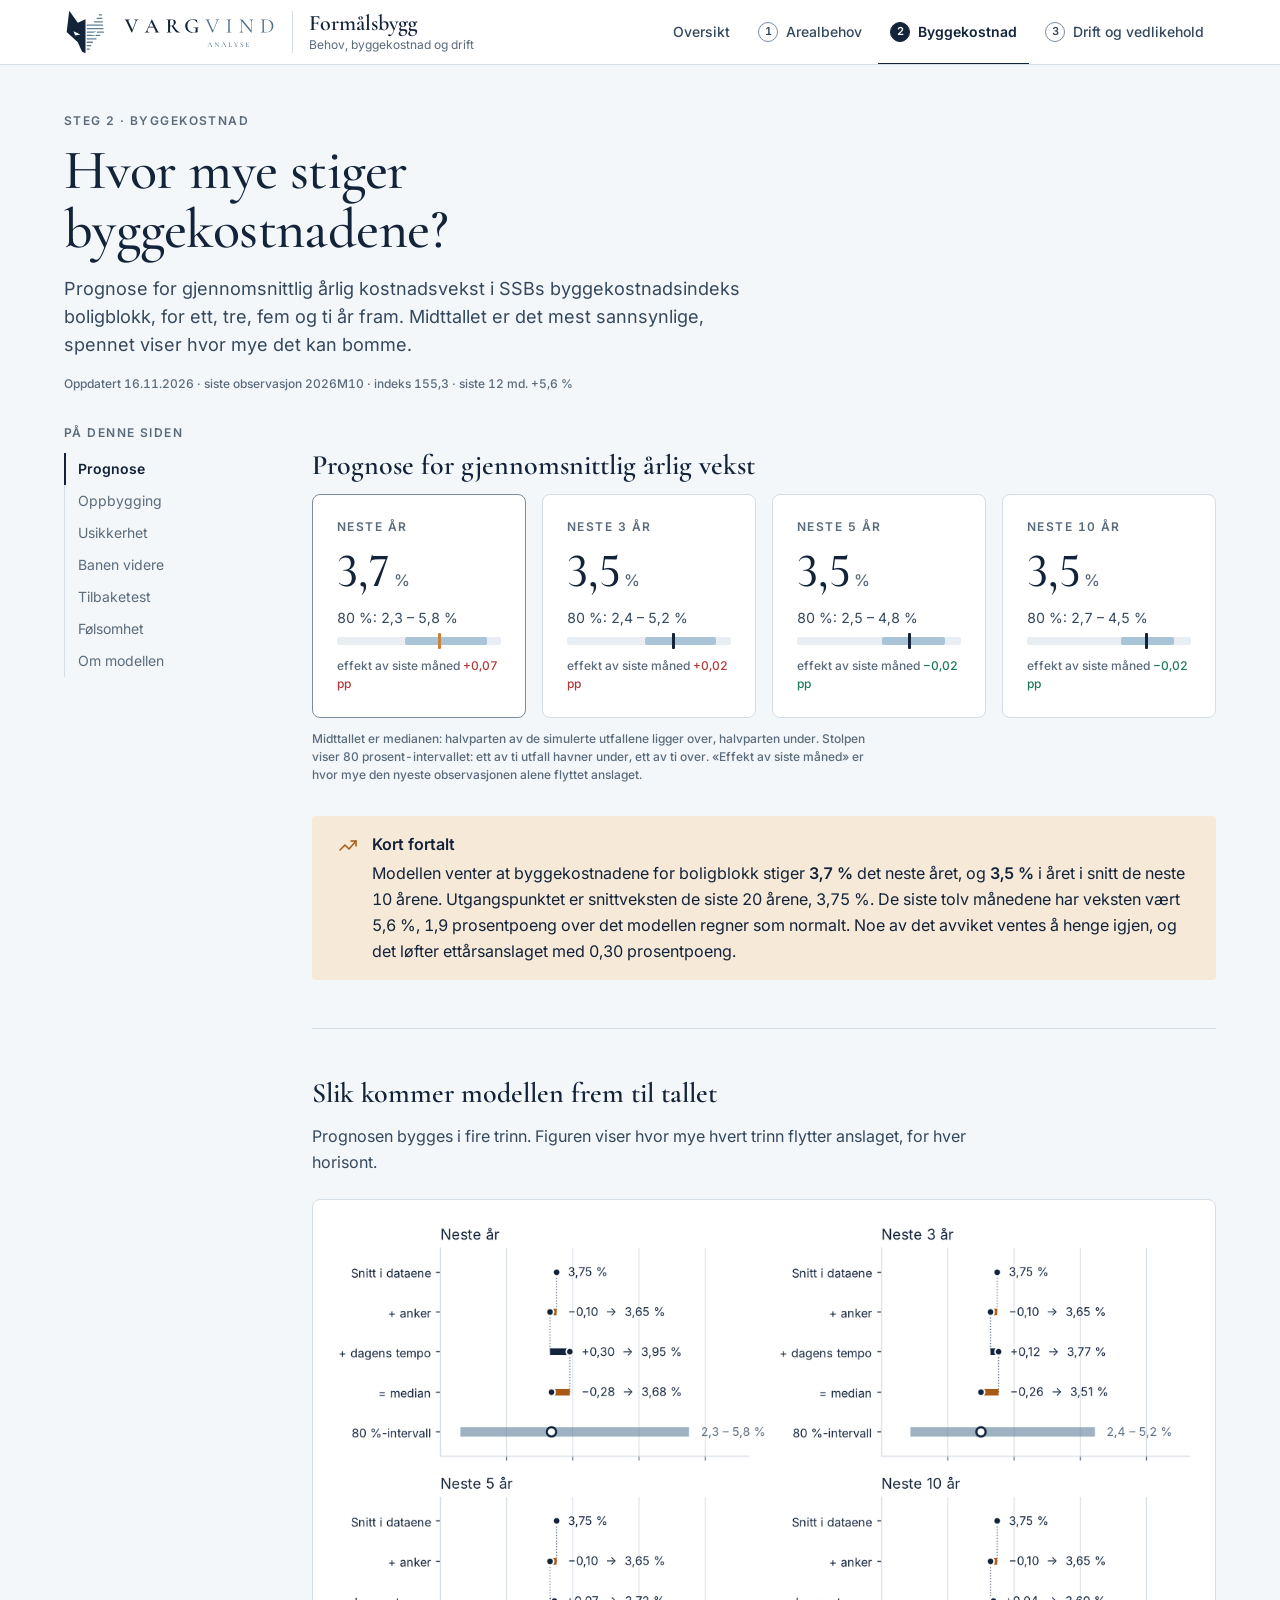
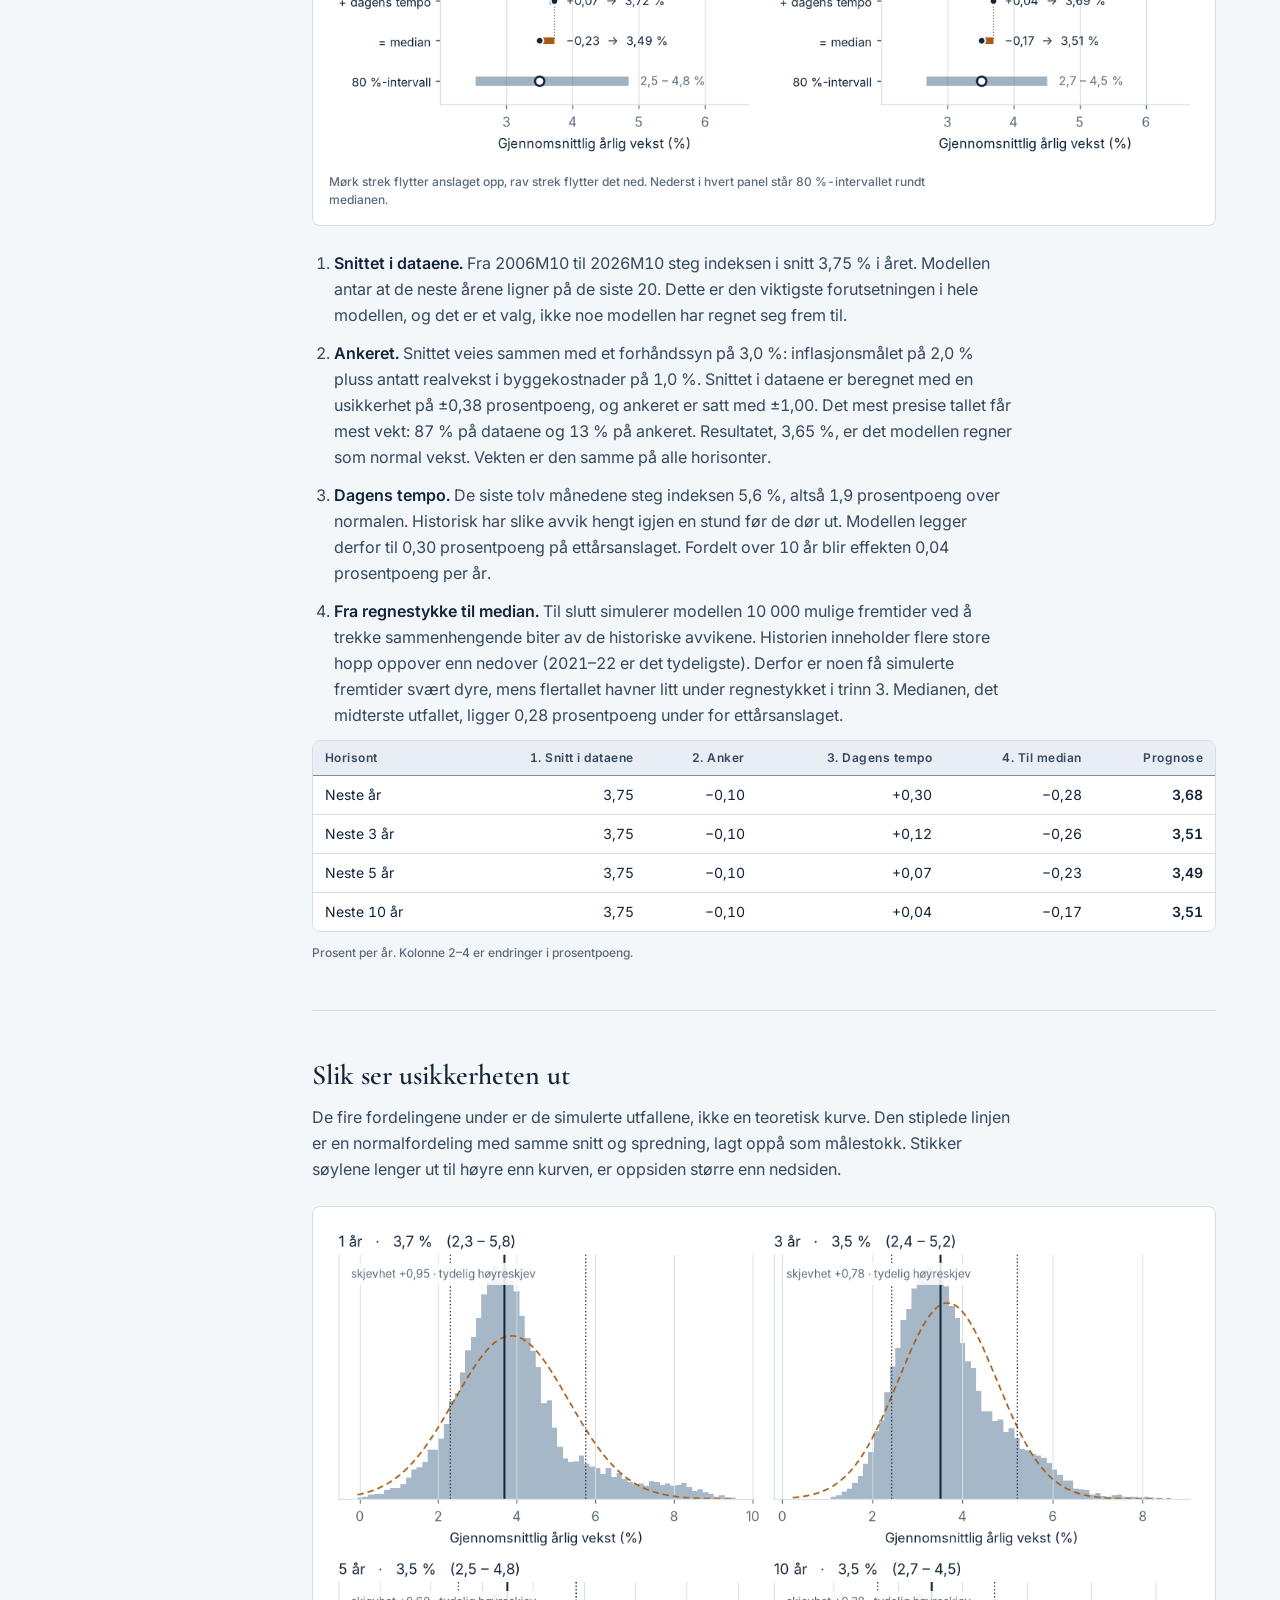
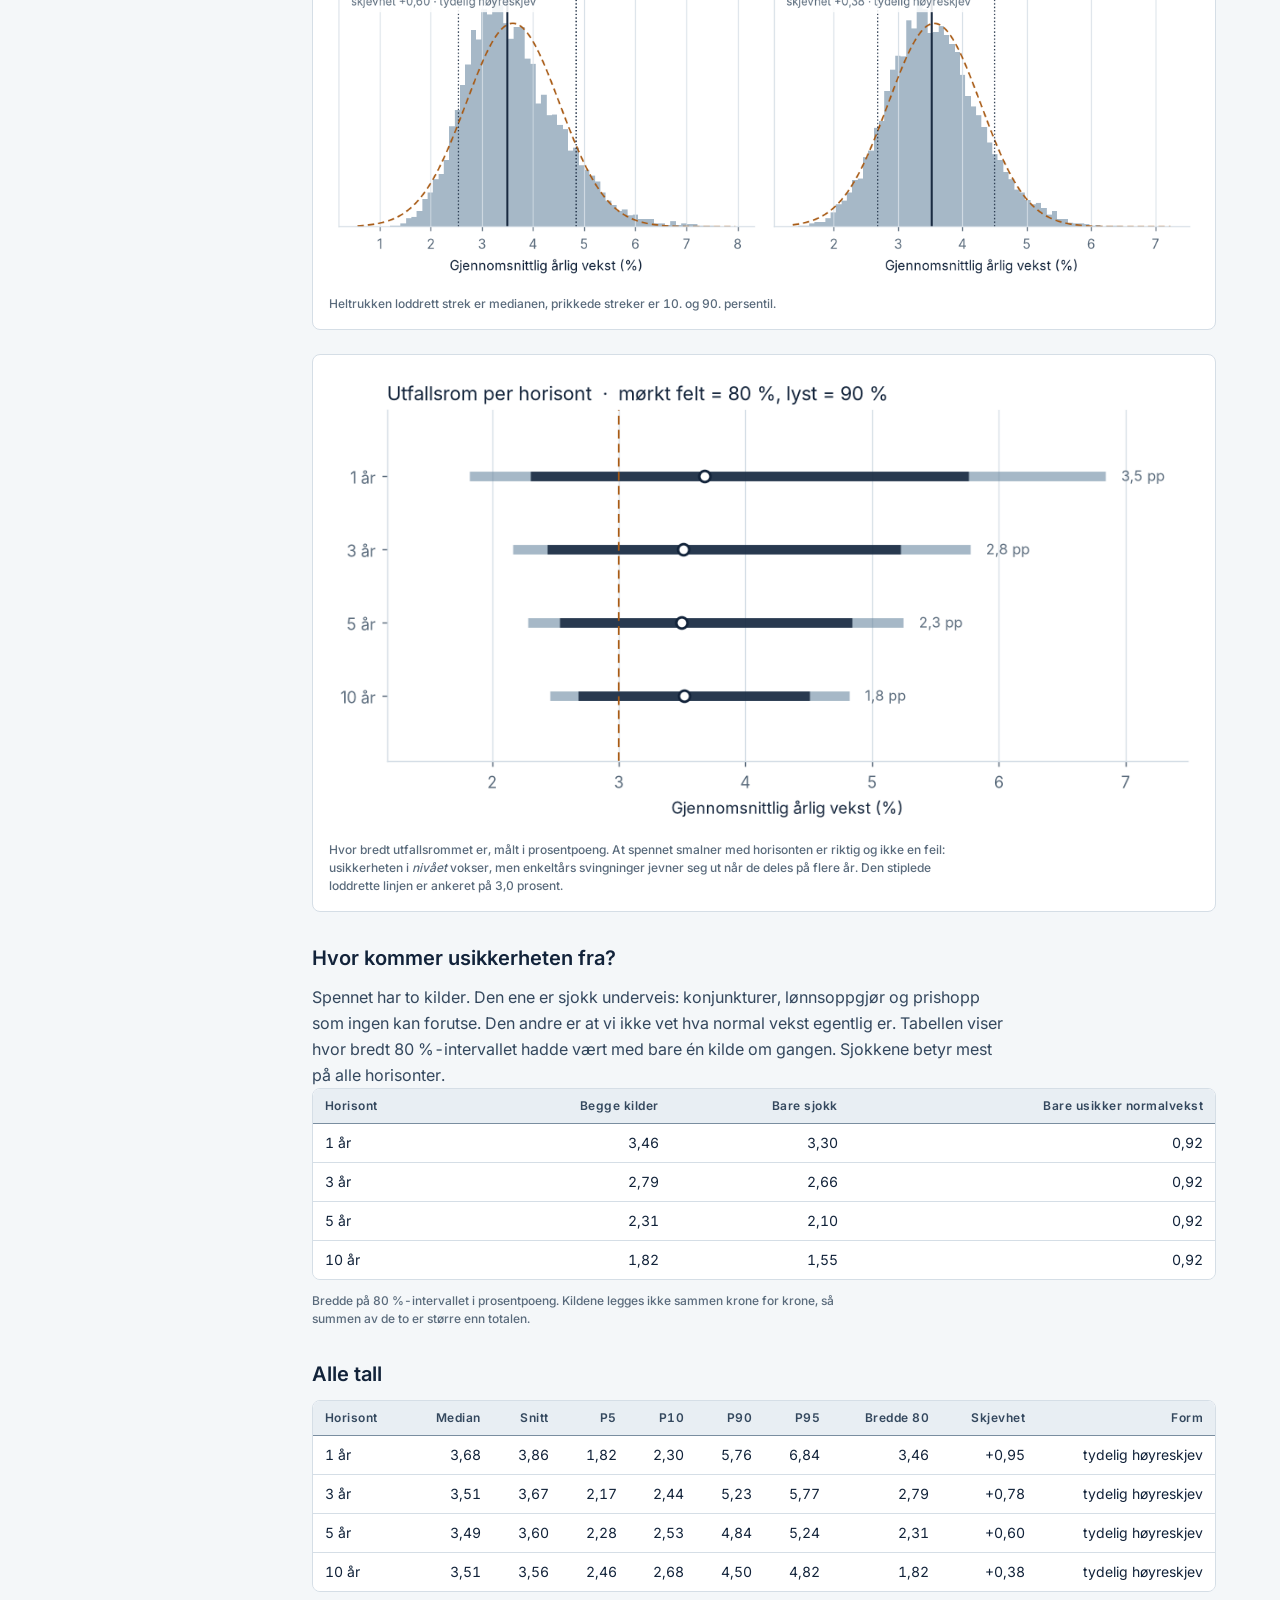
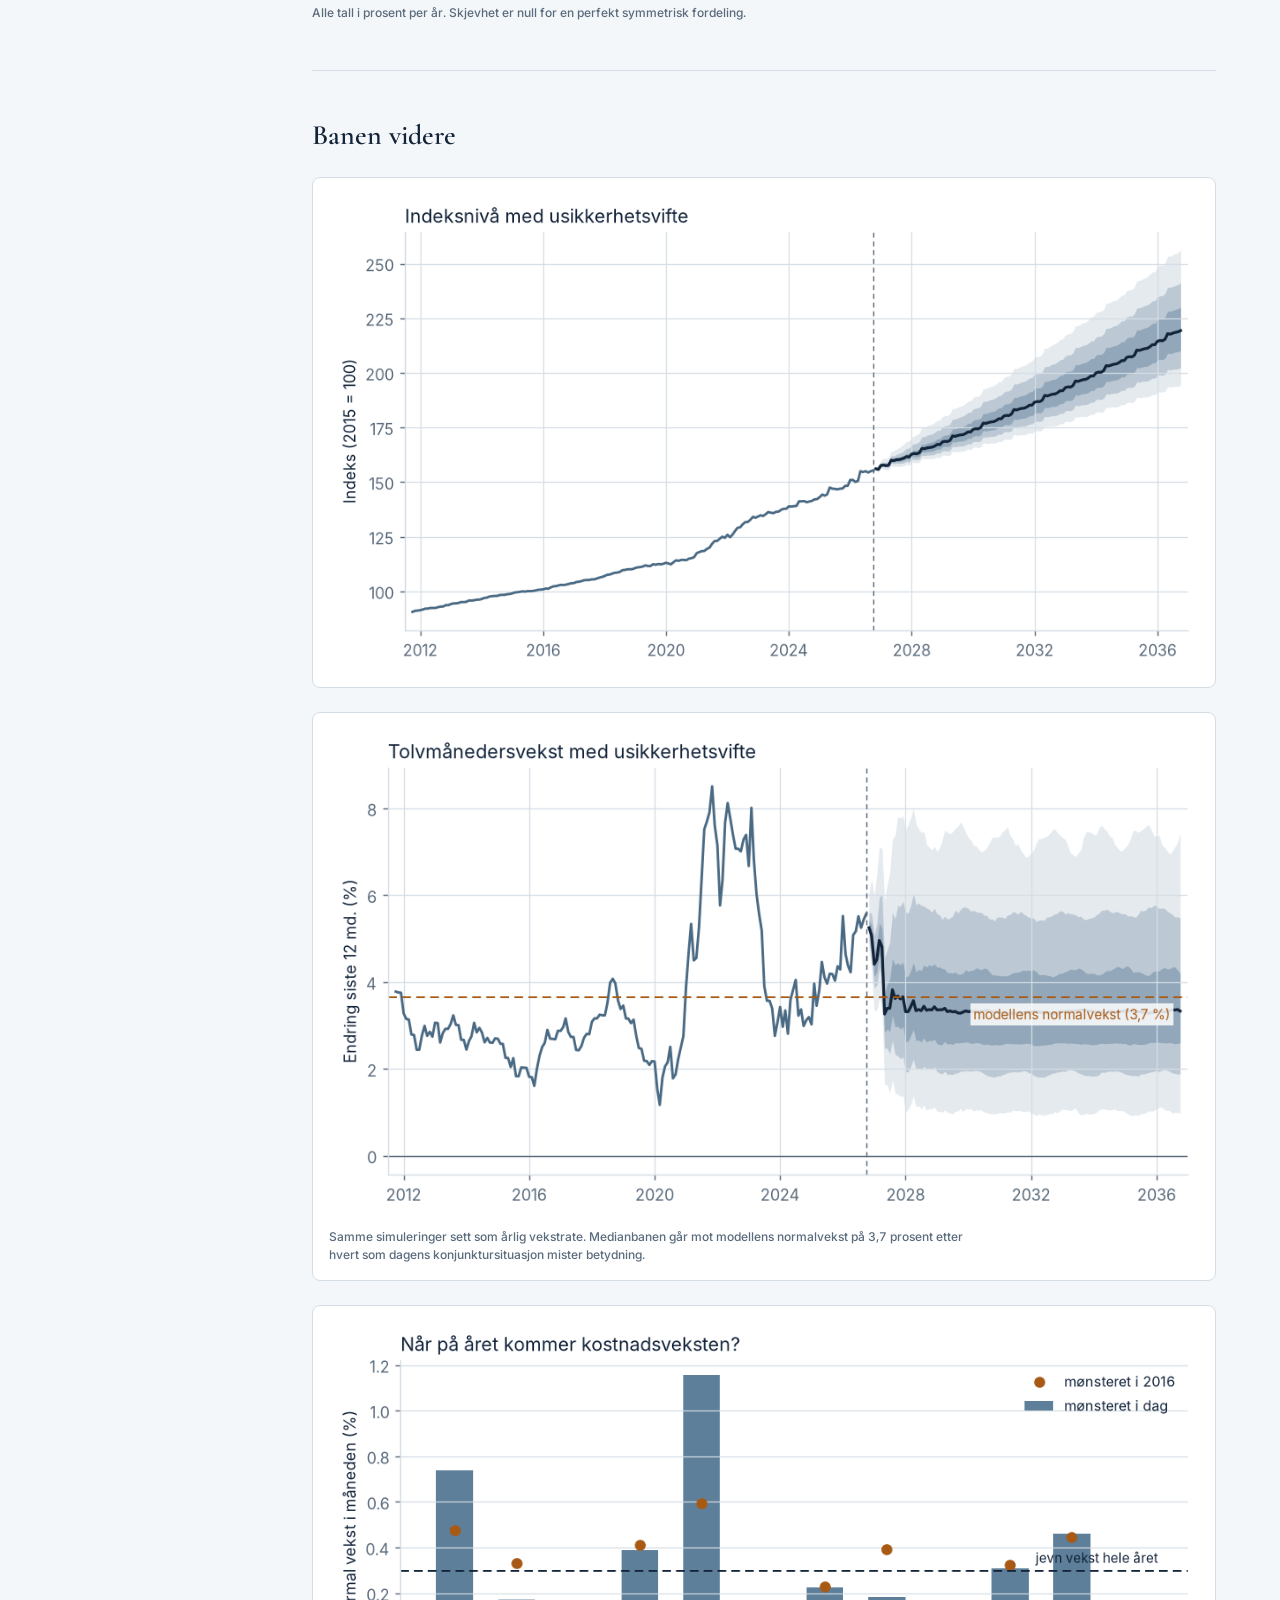
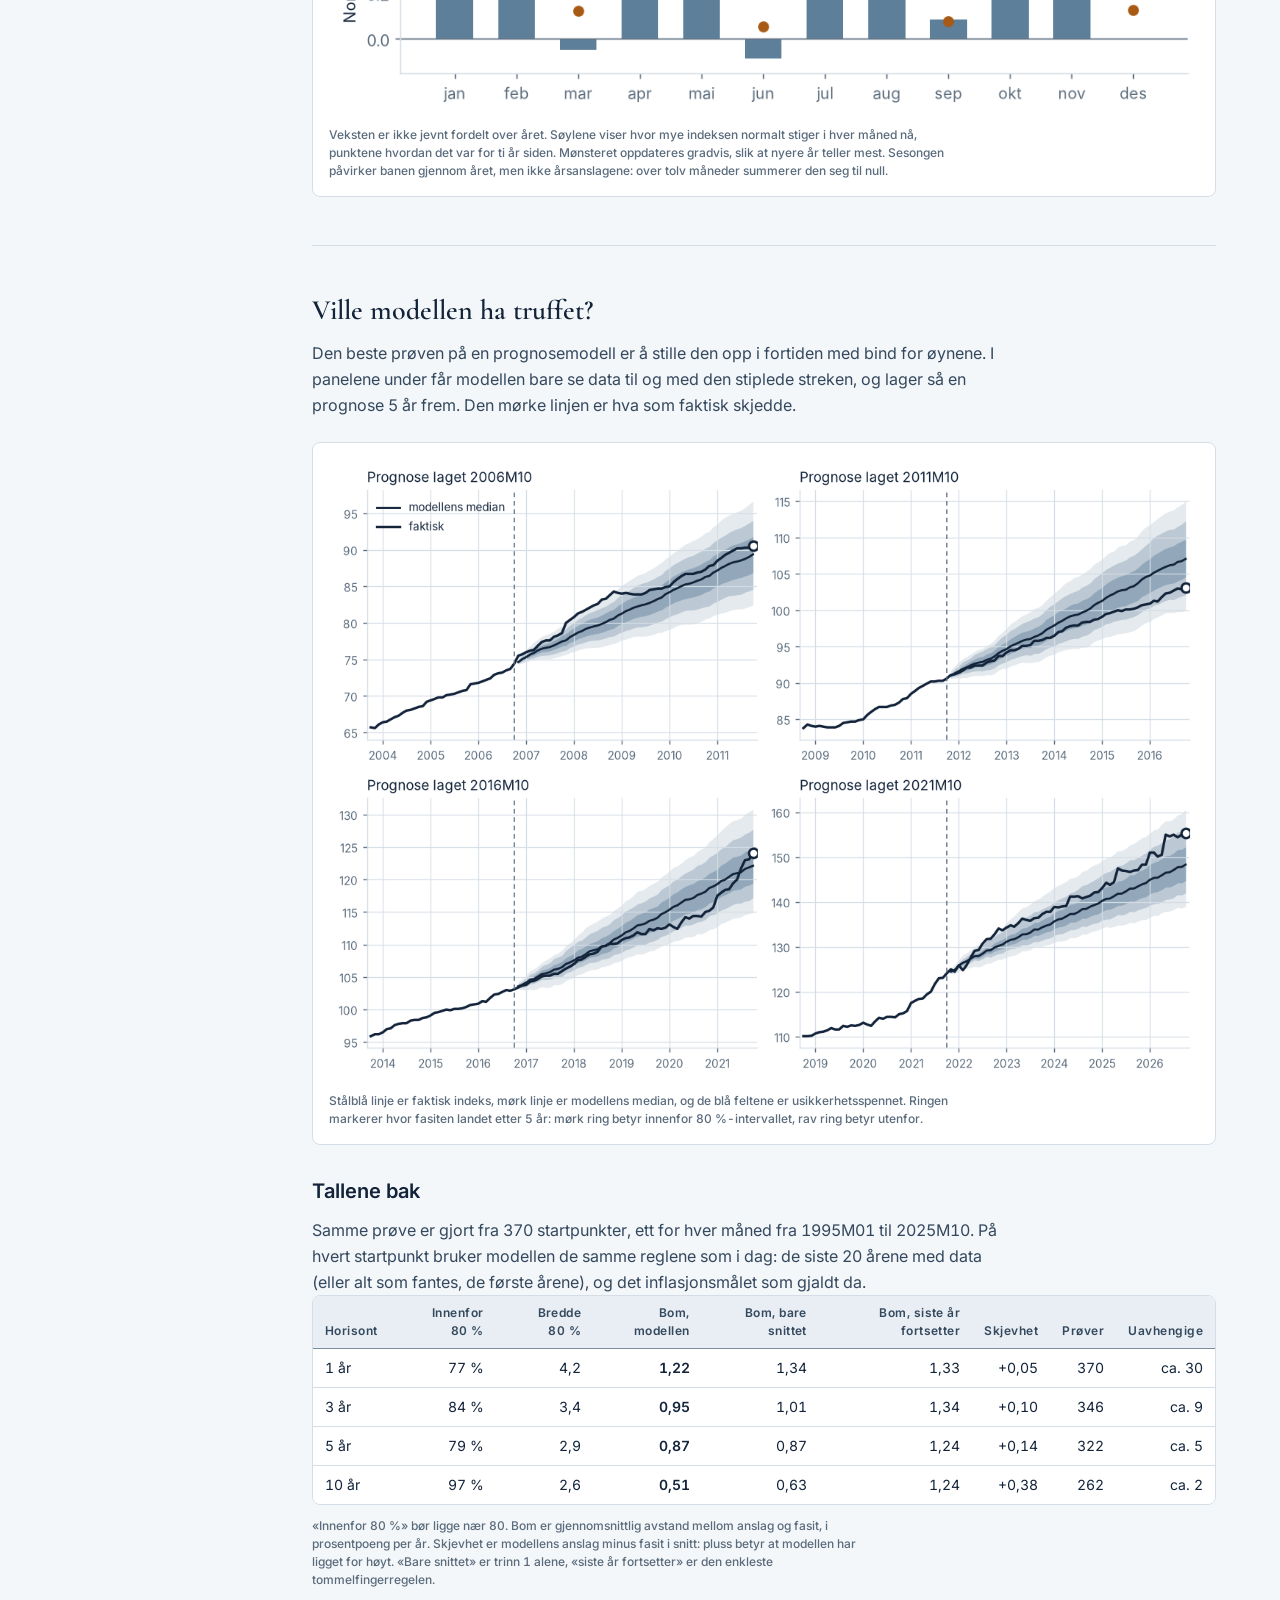
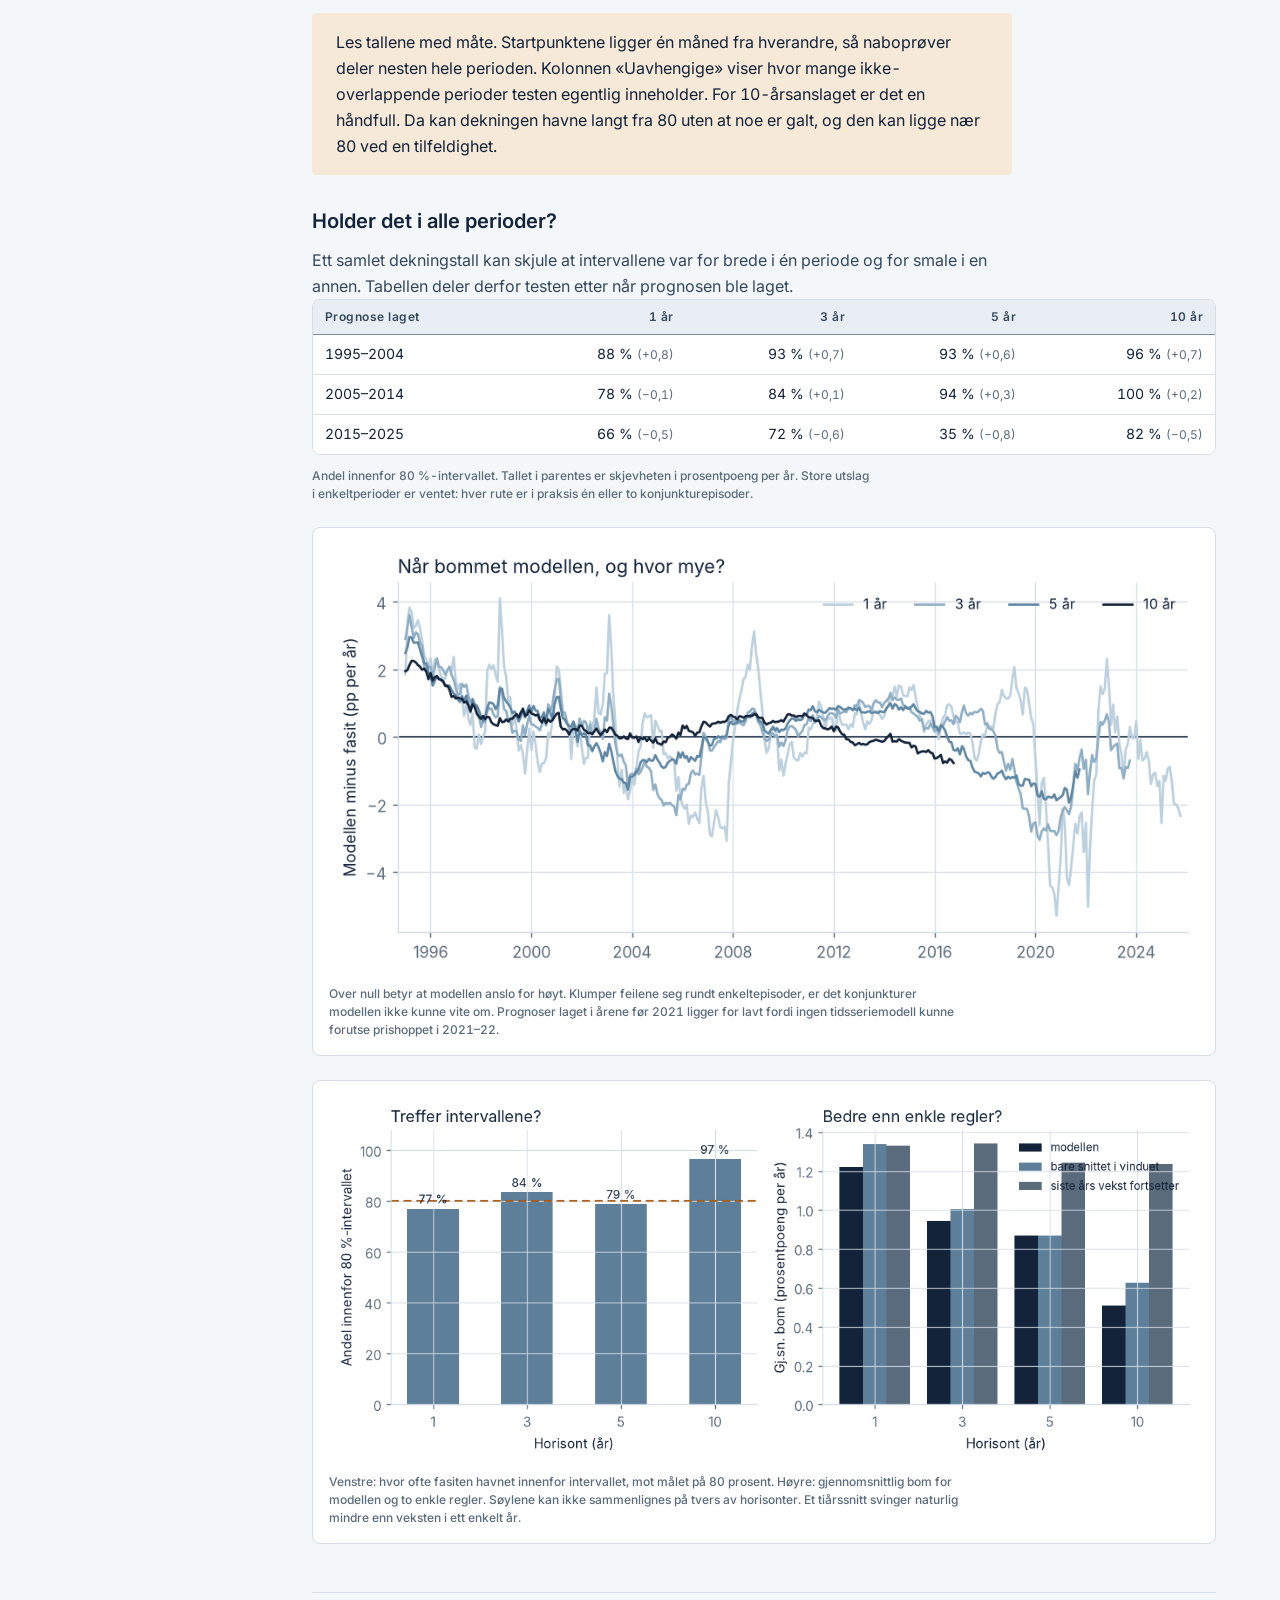
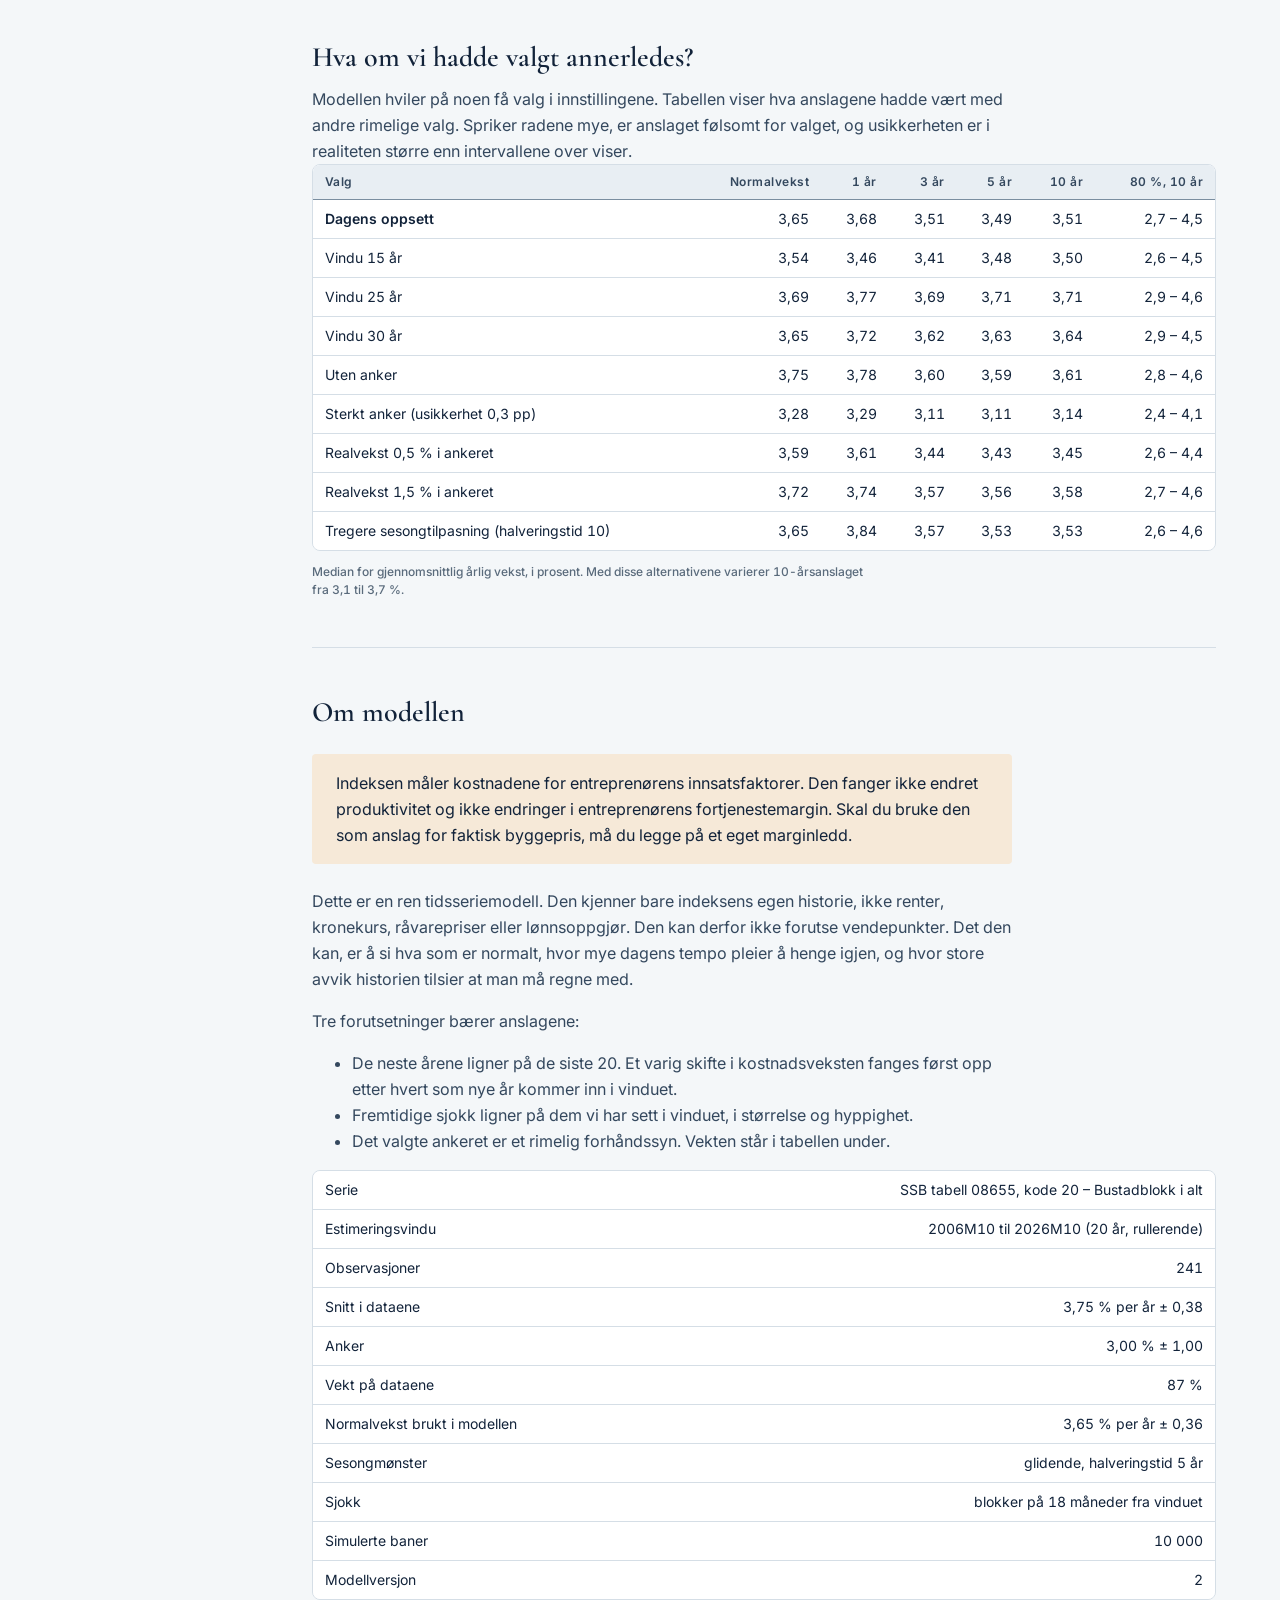
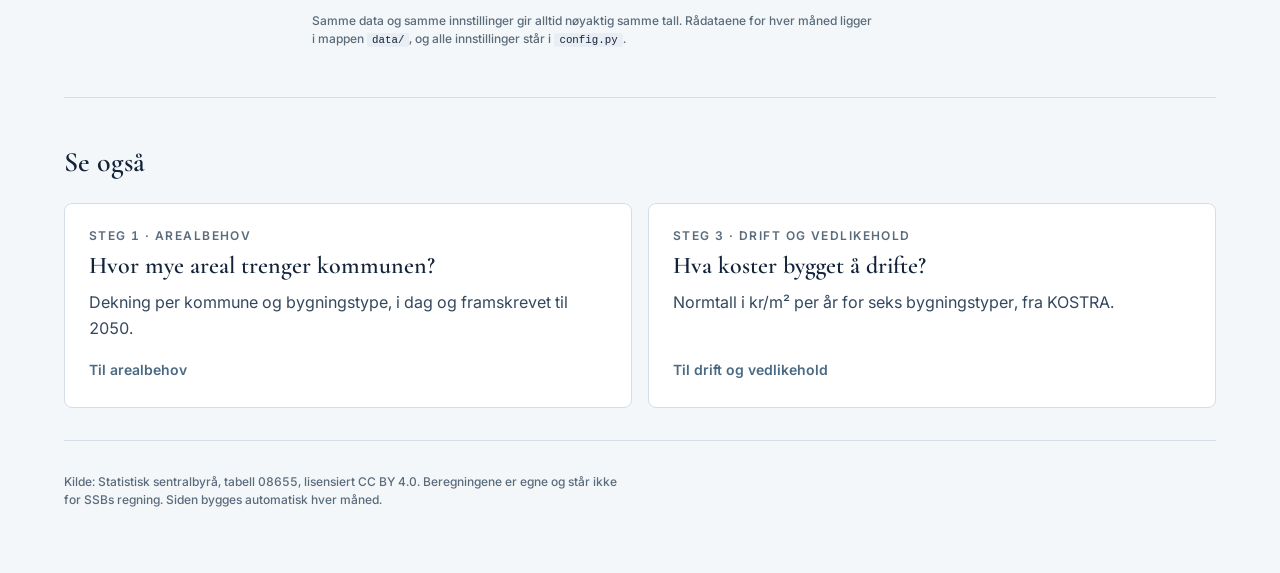
<file: docs/byggekost/index.html>
<!doctype html>
<html lang="nb"><head>
<meta charset="utf-8">
<meta name="viewport" content="width=device-width,initial-scale=1">
<link rel="icon" href="../felles/logo/vargvind-symbol.svg" type="image/svg+xml">
<title>Byggekostnad – Byggekostnadsindeks boligblokk</title>
<meta name="description" content="Prognose for gjennomsnittlig årlig kostnadsvekst i SSBs byggekostnadsindeks for boligblokk, 1–10 år fram.">
<link rel="preload" href="../felles/fonter/Inter-400.woff2" as="font" type="font/woff2" crossorigin>
<link rel="stylesheet" href="../felles/vargvind.css">
<style>
.tall{display:grid;grid-template-columns:repeat(auto-fit,minmax(190px,1fr));gap:var(--space-4);margin:0}
.rute{background:var(--bg-000);border:1px solid var(--line-200);border-radius:var(--radius-lg);padding:var(--space-6)}
.rute.forst{border-color:var(--line-400)}
.horisont{font-size:12px;line-height:16px;font-weight:600;letter-spacing:.12em;text-transform:uppercase;color:var(--ink-500);margin-bottom:var(--space-3)}
.stor{font-family:var(--font-display);font-size:48px;line-height:1;font-weight:500;color:var(--ink-900);font-variant-numeric:lining-nums}
.stor span{font-family:var(--font-sans);font-size:16px;color:var(--ink-500)}
.spenn{font-size:14px;line-height:22px;color:var(--ink-700);margin-top:var(--space-3)}
.bar{position:relative;height:8px;background:var(--bg-200);border-radius:var(--radius-sm);margin-top:var(--space-2)}
.bar i{position:absolute;top:0;height:8px;background:var(--brand-300);border-radius:var(--radius-sm);display:block}
.bar b{position:absolute;top:-4px;width:3px;height:16px;background:var(--ink-900);border-radius:1px}
.forst .bar b{background:var(--accent-500)}
.delta{font-size:12px;line-height:18px;font-weight:500;margin-top:var(--space-3);color:var(--ink-500)}
.opp{color:var(--negative-600)}.ned{color:var(--positive-600)}
figure{margin:var(--space-6) 0 0;background:var(--bg-000);border:1px solid var(--line-200);border-radius:var(--radius-lg);padding:var(--space-4)}
figure img{width:100%;display:block}
figcaption{font-size:12px;line-height:18px;font-weight:500;color:var(--ink-500);margin-top:var(--space-3);max-width:80ch}
.vv-seksjon table{margin-top:var(--space-6)}
.vv-seksjon .vv-table__ramme table{margin-top:0}
.vv-table td{text-align:right;white-space:nowrap}
.vv-table th{text-align:right}
.vv-table th:first-child,.vv-table td:first-child{text-align:left}
.vv-table.nokkel td:last-child{white-space:normal}
.merk{background:var(--accent-100);border-radius:var(--radius-md);padding:var(--space-4) var(--space-6);margin:var(--space-6) 0;font-size:16px;line-height:26px;color:var(--ink-900);max-width:var(--maal)}
.stempel{font-size:12px;line-height:18px;font-weight:500;color:var(--ink-500);margin-top:var(--space-3)}
.trinn{max-width:var(--maal);padding-left:22px;margin:var(--space-6) 0 0}
.trinn li{margin-bottom:var(--space-3)}
.n{color:var(--ink-500);font-size:12px}
.vv-seksjon ul{max-width:var(--maal)}
.ingressboks{margin-top:var(--space-8)}
@media print{figure{break-inside:avoid}}
</style>
</head><body>
<a class="vv-hopp" href="#innhold">Hopp til innholdet</a>
<header class="vv-topp">
  <div class="vv-topp__inner">
    <a class="vv-topp__merke" href="../">
      <img class="vv-logo" src="../felles/logo/vargvind-logo.svg" alt="Vargvind Analyse" width="212" height="48">
      <img class="vv-symbol" src="../felles/logo/vargvind-symbol.svg" alt="Vargvind" width="28" height="32">
      <span class="vv-topp__navn"><b>Formålsbygg</b><span>Behov, byggekostnad og drift</span></span>
    </a>
    <nav aria-label="Hovedmeny">
      <ul class="vv-meny">
        <li><a href="../">Oversikt</a></li>
        <li><a href="../dekning/"><span class="vv-steg" aria-hidden="true">1</span>Arealbehov</a></li>
        <li><a href="../byggekost/" aria-current="page"><span class="vv-steg" aria-hidden="true">2</span>Byggekostnad</a></li>
        <li><a href="../drift/"><span class="vv-steg" aria-hidden="true">3</span><span>Drift<span class="vv-ekstra"> og vedlikehold</span></span></a></li>
      </ul>
    </nav>
  </div>
</header>

<div class="vv-side">
<div class="vv-sidehode">
  <p class="vv-overline">Steg 2 · Byggekostnad</p>
  <h1>Hvor mye stiger byggekostnadene?</h1>
  <p class="vv-ingress">Prognose for gjennomsnittlig årlig kostnadsvekst i SSBs byggekostnadsindeks boligblokk,
     for ett, tre, fem og ti år fram. Midttallet er det mest sannsynlige, spennet
     viser hvor mye det kan bomme.</p>
  <p class="vv-caption vv-stempel">Oppdatert 16.11.2026 · siste observasjon 2026M10 ·
     indeks 155,3 · siste 12 md. +5,6&nbsp;%</p>
  
</div>

<div class="vv-oppslag">
<nav class="vv-toc" data-toc aria-label="På denne siden">
  <p class="vv-overline">På denne siden</p>
  <ol></ol>
</nav>
<main id="innhold" tabindex="-1">
<section class="vv-seksjon">
<h2 id="prognose" data-kort="Prognose">Prognose for gjennomsnittlig årlig vekst</h2>
<div class="tall vv-blokk">
      <div class="rute forst">
        <div class="horisont">Neste år</div>
        <div class="stor">3,7<span>&nbsp;%</span></div>
        <div class="spenn">80&nbsp;%: 2,3 – 5,8&nbsp;%</div>
        <div class="bar"><i style="left:41.7%;width:49.7%"></i>
                         <b style="left:61.5%"></b></div>
        <div class="delta">effekt av siste måned <span class="opp">+0,07 pp</span></div>
      </div>
      <div class="rute">
        <div class="horisont">Neste 3 år</div>
        <div class="stor">3,5<span>&nbsp;%</span></div>
        <div class="spenn">80&nbsp;%: 2,4 – 5,2&nbsp;%</div>
        <div class="bar"><i style="left:47.3%;width:43.4%"></i>
                         <b style="left:63.9%"></b></div>
        <div class="delta">effekt av siste måned <span class="opp">+0,02 pp</span></div>
      </div>
      <div class="rute">
        <div class="horisont">Neste 5 år</div>
        <div class="stor">3,5<span>&nbsp;%</span></div>
        <div class="spenn">80&nbsp;%: 2,5 – 4,8&nbsp;%</div>
        <div class="bar"><i style="left:51.9%;width:38.2%"></i>
                         <b style="left:67.8%"></b></div>
        <div class="delta">effekt av siste måned <span class="ned">−0,02 pp</span></div>
      </div>
      <div class="rute">
        <div class="horisont">Neste 10 år</div>
        <div class="stor">3,5<span>&nbsp;%</span></div>
        <div class="spenn">80&nbsp;%: 2,7 – 4,5&nbsp;%</div>
        <div class="bar"><i style="left:57.5%;width:31.9%"></i>
                         <b style="left:72.1%"></b></div>
        <div class="delta">effekt av siste måned <span class="ned">−0,02 pp</span></div>
      </div></div>
<p class="stempel">Midttallet er medianen: halvparten av de simulerte utfallene
   ligger over, halvparten under. Stolpen viser 80 prosent-intervallet: ett av ti
   utfall havner under, ett av ti over. «Effekt av siste måned» er hvor mye den
   nyeste observasjonen alene flyttet anslaget.</p>

<div class="vv-callout vv-callout--insight ingressboks">
  <svg class="vv-callout__icon" viewBox="0 0 24 24" aria-hidden="true"><path d="M4 17l5-5 4 4 7-8"/><path d="M15 8h5v5"/></svg>
  <div><p class="vv-callout__title">Kort fortalt</p><p class="vv-callout__body">Modellen venter at byggekostnadene for boligblokk stiger <strong>3,7&nbsp;%</strong> det neste året, og <strong>3,5&nbsp;%</strong> i året i snitt de neste 10 årene. Utgangspunktet er snittveksten de siste 20 årene, 3,75&nbsp;%. De siste tolv månedene har veksten vært 5,6&nbsp;%, 1,9 prosentpoeng over det modellen regner som normalt. Noe av det avviket ventes å henge igjen, og det løfter ettårsanslaget med 0,30 prosentpoeng.</p></div>
</div>

</section>
<section class="vv-seksjon">
<h2 id="oppbygging" data-kort="Oppbygging">Slik kommer modellen frem til tallet</h2>
<p>Prognosen bygges i fire trinn. Figuren viser hvor mye hvert trinn flytter
   anslaget, for hver horisont.</p>
<figure><img src="oppbygging.png" alt="Prognosen bygget opp trinn for trinn">
<figcaption>Mørk strek flytter anslaget opp, rav strek flytter det ned. Nederst i
hvert panel står 80&nbsp;%-intervallet rundt medianen.</figcaption></figure>

  <ol class="trinn">
  <li><strong>Snittet i dataene.</strong> Fra 2006M10 til 2026M10 steg
      indeksen i snitt 3,75&nbsp;% i året. Modellen antar at de neste årene
      ligner på de siste 20. Dette er den viktigste forutsetningen i hele
      modellen, og det er et valg, ikke noe modellen har regnet seg frem til.</li>
  <li><strong>Ankeret.</strong> Snittet veies sammen med et forhåndssyn på 3,0&nbsp;%: inflasjonsmålet på 2,0&nbsp;% pluss antatt realvekst i byggekostnader på 1,0&nbsp;%. Snittet i dataene er beregnet med en usikkerhet på ±0,38 prosentpoeng, og ankeret er satt med ±1,00. Det mest presise tallet får mest vekt: 87&nbsp;% på dataene og 13&nbsp;% på ankeret. Resultatet, 3,65&nbsp;%, er det modellen regner som normal vekst. Vekten er den samme på alle horisonter.</li>
  <li><strong>Dagens tempo.</strong> De siste tolv månedene steg indeksen 5,6&nbsp;%,
      altså 1,9 prosentpoeng over normalen.
      Historisk har slike avvik hengt igjen en stund før de dør ut. Modellen
      legger derfor til
      0,30 prosentpoeng på ettårsanslaget. Fordelt over 10 år blir
      effekten 0,04 prosentpoeng per år.</li>
  <li><strong>Fra regnestykke til median.</strong> Til slutt simulerer modellen
      10&nbsp;000 mulige fremtider ved å trekke sammenhengende biter av de
      historiske avvikene. Historien inneholder flere store hopp oppover enn nedover
      (2021–22 er det tydeligste). Derfor er noen få simulerte fremtider svært
      dyre, mens flertallet havner litt under regnestykket i trinn 3. Medianen, det
      midterste utfallet, ligger 0,28 prosentpoeng
      under for ettårsanslaget.</li>
  </ol>
<div class="vv-table__ramme vv-rulle"><table class="vv-table">
<thead><tr><th>Horisont</th><th>1. Snitt i dataene</th><th>2. Anker</th>
<th>3. Dagens tempo</th><th>4. Til median</th><th>Prognose</th></tr></thead>
<tbody><tr><td>Neste år</td><td>3,75</td><td>−0,10</td><td>+0,30</td><td>−0,28</td><td><strong>3,68</strong></td></tr><tr><td>Neste 3 år</td><td>3,75</td><td>−0,10</td><td>+0,12</td><td>−0,26</td><td><strong>3,51</strong></td></tr><tr><td>Neste 5 år</td><td>3,75</td><td>−0,10</td><td>+0,07</td><td>−0,23</td><td><strong>3,49</strong></td></tr><tr><td>Neste 10 år</td><td>3,75</td><td>−0,10</td><td>+0,04</td><td>−0,17</td><td><strong>3,51</strong></td></tr></tbody></table></div>
<p class="stempel">Prosent per år. Kolonne 2–4 er endringer i prosentpoeng.</p>

</section>
<section class="vv-seksjon">
<h2 id="usikkerhet" data-kort="Usikkerhet">Slik ser usikkerheten ut</h2>
<p>De fire fordelingene under er de simulerte utfallene, ikke en teoretisk kurve.
   Den stiplede linjen er en normalfordeling med samme snitt og spredning, lagt
   oppå som målestokk. Stikker søylene lenger ut til høyre enn kurven, er
   oppsiden større enn nedsiden.</p>
<figure><img src="fordeling.png" alt="Fordeling av årlig vekst">
<figcaption>Heltrukken loddrett strek er medianen, prikkede streker er 10. og
90. persentil.</figcaption></figure>

<figure><img src="bredde.png" alt="Utfallsrom per horisont">
<figcaption>Hvor bredt utfallsrommet er, målt i prosentpoeng. At spennet smalner
med horisonten er riktig og ikke en feil: usikkerheten i <em>nivået</em> vokser,
men enkeltårs svingninger jevner seg ut når de deles på flere år.
Den stiplede loddrette linjen er ankeret på 3,0 prosent.</figcaption></figure>

<h3>Hvor kommer usikkerheten fra?</h3>
<p>Spennet har to kilder. Den ene er sjokk underveis: konjunkturer, lønnsoppgjør
   og prishopp som ingen kan forutse. Den andre er at vi ikke vet hva normal vekst
   egentlig er. Tabellen viser hvor bredt 80&nbsp;%-intervallet hadde vært med bare én
   kilde om gangen. Sjokkene betyr mest på alle horisonter.</p>
<div class="vv-table__ramme vv-rulle"><table class="vv-table">
<thead><tr><th>Horisont</th><th>Begge kilder</th><th>Bare sjokk</th>
<th>Bare usikker normalvekst</th></tr></thead>
<tbody><tr><td>1 år</td><td>3,46</td><td>3,30</td><td>0,92</td></tr><tr><td>3 år</td><td>2,79</td><td>2,66</td><td>0,92</td></tr><tr><td>5 år</td><td>2,31</td><td>2,10</td><td>0,92</td></tr><tr><td>10 år</td><td>1,82</td><td>1,55</td><td>0,92</td></tr></tbody></table></div>
<p class="stempel">Bredde på 80&nbsp;%-intervallet i prosentpoeng. Kildene legges ikke
sammen krone for krone, så summen av de to er større enn totalen.</p>

<h3>Alle tall</h3>
<div class="vv-table__ramme vv-rulle"><table class="vv-table">
<thead><tr><th>Horisont</th><th>Median</th><th>Snitt</th><th>P5</th><th>P10</th>
<th>P90</th><th>P95</th><th>Bredde 80</th><th>Skjevhet</th><th>Form</th></tr></thead>
<tbody><tr><td>1 år</td><td>3,68</td><td>3,86</td><td>1,82</td><td>2,30</td><td>5,76</td><td>6,84</td><td>3,46</td><td>+0,95</td><td>tydelig høyreskjev</td></tr><tr><td>3 år</td><td>3,51</td><td>3,67</td><td>2,17</td><td>2,44</td><td>5,23</td><td>5,77</td><td>2,79</td><td>+0,78</td><td>tydelig høyreskjev</td></tr><tr><td>5 år</td><td>3,49</td><td>3,60</td><td>2,28</td><td>2,53</td><td>4,84</td><td>5,24</td><td>2,31</td><td>+0,60</td><td>tydelig høyreskjev</td></tr><tr><td>10 år</td><td>3,51</td><td>3,56</td><td>2,46</td><td>2,68</td><td>4,50</td><td>4,82</td><td>1,82</td><td>+0,38</td><td>tydelig høyreskjev</td></tr></tbody></table></div>
<p class="stempel">Alle tall i prosent per år. Skjevhet er null for en perfekt
symmetrisk fordeling.</p>

</section>
<section class="vv-seksjon">
<h2 id="bane" data-kort="Banen videre">Banen videre</h2>
<figure><img src="vifte_indeks.png" alt="Indeks med vifte"></figure>
<figure><img src="vifte_vekst.png" alt="Tolvmånedersvekst med vifte">
<figcaption>Samme simuleringer sett som årlig vekstrate. Medianbanen går mot
modellens normalvekst på 3,7 prosent etter hvert som dagens
konjunktursituasjon mister betydning.</figcaption></figure>
<figure><img src="sesong.png" alt="Sesongmønster">
<figcaption>Veksten er ikke jevnt fordelt over året. Søylene viser hvor mye
indeksen normalt stiger i hver måned nå, punktene hvordan det var for ti år siden.
Mønsteret oppdateres gradvis, slik at nyere år teller mest. Sesongen påvirker
banen gjennom året, men ikke årsanslagene: over tolv måneder summerer den seg til
null.</figcaption></figure>

  </section>
<section class="vv-seksjon">
<h2 id="tilbaketest" data-kort="Tilbaketest">Ville modellen ha truffet?</h2>
  <p>Den beste prøven på en prognosemodell er å stille den opp i fortiden med
     bind for øynene. I panelene under får modellen bare se data til og med den
     stiplede streken, og lager så en prognose 5 år frem.
     Den mørke linjen er hva som faktisk skjedde.</p>
  <figure><img src="tilbaketest_bane.png" alt="Historiske prognoser mot fasit">
  <figcaption>Stålblå linje er faktisk indeks, mørk linje er modellens median, og de
  blå feltene er usikkerhetsspennet. Ringen markerer hvor fasiten landet etter
  5 år: mørk ring betyr innenfor 80&nbsp;%-intervallet, rav
  ring betyr utenfor.</figcaption></figure>

  <h3>Tallene bak</h3>
  <p>Samme prøve er gjort fra 370 startpunkter, ett for hver
     måned fra 1995M01 til 2025M10. På hvert
     startpunkt bruker modellen de samme reglene som i dag: de siste
     20 årene med data (eller alt som fantes, de første årene), og det
     inflasjonsmålet som gjaldt da.</p>
  <div class="vv-table__ramme vv-rulle"><table class="vv-table">
  <thead><tr><th>Horisont</th><th>Innenfor 80&nbsp;%</th><th>Bredde 80&nbsp;%</th>
  <th>Bom, modellen</th><th>Bom, bare snittet</th><th>Bom, siste år fortsetter</th>
  <th>Skjevhet</th><th>Prøver</th><th>Uavhengige</th></tr></thead>
  <tbody><tr><td>1 år</td><td>77&nbsp;%</td><td>4,2</td><td><strong>1,22</strong></td><td>1,34</td><td>1,33</td><td>+0,05</td><td>370</td><td>ca. 30</td></tr><tr><td>3 år</td><td>84&nbsp;%</td><td>3,4</td><td><strong>0,95</strong></td><td>1,01</td><td>1,34</td><td>+0,10</td><td>346</td><td>ca. 9</td></tr><tr><td>5 år</td><td>79&nbsp;%</td><td>2,9</td><td><strong>0,87</strong></td><td>0,87</td><td>1,24</td><td>+0,14</td><td>322</td><td>ca. 5</td></tr><tr><td>10 år</td><td>97&nbsp;%</td><td>2,6</td><td><strong>0,51</strong></td><td>0,63</td><td>1,24</td><td>+0,38</td><td>262</td><td>ca. 2</td></tr></tbody></table></div>
  <p class="stempel">«Innenfor 80&nbsp;%» bør ligge nær 80. Bom er gjennomsnittlig
  avstand mellom anslag og fasit, i prosentpoeng per år. Skjevhet er modellens
  anslag minus fasit i snitt: pluss betyr at modellen har ligget for høyt.
  «Bare snittet» er trinn 1 alene, «siste år fortsetter» er den enkleste
  tommelfingerregelen.</p>
  <div class="merk">
  Les tallene med måte. Startpunktene ligger én måned fra hverandre, så
  naboprøver deler nesten hele perioden. Kolonnen «Uavhengige» viser hvor mange
  ikke-overlappende perioder testen egentlig inneholder. For 10-årsanslaget er
  det en håndfull. Da kan dekningen havne langt fra 80 uten at noe er galt, og
  den kan ligge nær 80 ved en tilfeldighet.
  </div>

  <h3>Holder det i alle perioder?</h3>
  <p>Ett samlet dekningstall kan skjule at intervallene var for brede i én periode
     og for smale i en annen. Tabellen deler derfor testen etter når prognosen ble
     laget.</p>
  <div class="vv-table__ramme vv-rulle"><table class="vv-table">
  <thead><tr><th>Prognose laget</th><th>1 år</th><th>3 år</th><th>5 år</th><th>10 år</th></tr></thead>
  <tbody><tr><td>1995–2004</td><td>88&nbsp;% <span class="n">(+0,8)</span></td><td>93&nbsp;% <span class="n">(+0,7)</span></td><td>93&nbsp;% <span class="n">(+0,6)</span></td><td>96&nbsp;% <span class="n">(+0,7)</span></td></tr><tr><td>2005–2014</td><td>78&nbsp;% <span class="n">(−0,1)</span></td><td>84&nbsp;% <span class="n">(+0,1)</span></td><td>94&nbsp;% <span class="n">(+0,3)</span></td><td>100&nbsp;% <span class="n">(+0,2)</span></td></tr><tr><td>2015–2025</td><td>66&nbsp;% <span class="n">(−0,5)</span></td><td>72&nbsp;% <span class="n">(−0,6)</span></td><td>35&nbsp;% <span class="n">(−0,8)</span></td><td>82&nbsp;% <span class="n">(−0,5)</span></td></tr></tbody></table></div>
  <p class="stempel">Andel innenfor 80&nbsp;%-intervallet. Tallet i parentes er
  skjevheten i prosentpoeng per år. Store utslag i enkeltperioder er ventet:
  hver rute er i praksis én eller to konjunkturepisoder.</p>
  <figure><img src="tilbaketest_feil.png" alt="Bommen over tid">
  <figcaption>Over null betyr at modellen anslo for høyt. Klumper feilene seg
  rundt enkeltepisoder, er det konjunkturer modellen ikke kunne vite om. Prognoser
  laget i årene før 2021 ligger for lavt fordi ingen tidsseriemodell kunne
  forutse prishoppet i 2021–22.</figcaption></figure>
  <figure><img src="tilbaketest.png" alt="Tilbaketest oppsummert">
  <figcaption>Venstre: hvor ofte fasiten havnet innenfor intervallet, mot målet på
  80 prosent. Høyre: gjennomsnittlig bom for modellen og to enkle regler. Søylene
  kan ikke sammenlignes på tvers av horisonter. Et tiårssnitt svinger naturlig
  mindre enn veksten i ett enkelt år.</figcaption></figure>

  </section>
<section class="vv-seksjon">
<h2 id="folsomhet" data-kort="Følsomhet">Hva om vi hadde valgt annerledes?</h2>
  <p>Modellen hviler på noen få valg i innstillingene. Tabellen viser hva
     anslagene hadde vært med andre rimelige valg. Spriker radene mye, er anslaget
     følsomt for valget, og usikkerheten er i realiteten større enn intervallene
     over viser.</p>
  <div class="vv-table__ramme vv-rulle"><table class="vv-table">
  <thead><tr><th>Valg</th><th>Normalvekst</th><th>1 år</th><th>3 år</th><th>5 år</th><th>10 år</th><th>80&nbsp;%, 10 år</th></tr></thead>
  <tbody><tr><td><strong>Dagens oppsett</strong></td><td>3,65</td><td>3,68</td><td>3,51</td><td>3,49</td><td>3,51</td><td>2,7 – 4,5</td></tr><tr><td>Vindu 15 år</td><td>3,54</td><td>3,46</td><td>3,41</td><td>3,48</td><td>3,50</td><td>2,6 – 4,5</td></tr><tr><td>Vindu 25 år</td><td>3,69</td><td>3,77</td><td>3,69</td><td>3,71</td><td>3,71</td><td>2,9 – 4,6</td></tr><tr><td>Vindu 30 år</td><td>3,65</td><td>3,72</td><td>3,62</td><td>3,63</td><td>3,64</td><td>2,9 – 4,5</td></tr><tr><td>Uten anker</td><td>3,75</td><td>3,78</td><td>3,60</td><td>3,59</td><td>3,61</td><td>2,8 – 4,6</td></tr><tr><td>Sterkt anker (usikkerhet 0,3 pp)</td><td>3,28</td><td>3,29</td><td>3,11</td><td>3,11</td><td>3,14</td><td>2,4 – 4,1</td></tr><tr><td>Realvekst 0,5&nbsp;% i ankeret</td><td>3,59</td><td>3,61</td><td>3,44</td><td>3,43</td><td>3,45</td><td>2,6 – 4,4</td></tr><tr><td>Realvekst 1,5&nbsp;% i ankeret</td><td>3,72</td><td>3,74</td><td>3,57</td><td>3,56</td><td>3,58</td><td>2,7 – 4,6</td></tr><tr><td>Tregere sesongtilpasning (halveringstid 10)</td><td>3,65</td><td>3,84</td><td>3,57</td><td>3,53</td><td>3,53</td><td>2,6 – 4,6</td></tr></tbody></table></div>
  <p class="stempel">Median for gjennomsnittlig årlig vekst, i prosent. Med disse
  alternativene varierer 10-årsanslaget fra 3,1 til
  3,7&nbsp;%.</p>

</section>
<section class="vv-seksjon">
<h2 id="om" data-kort="Om modellen">Om modellen</h2>
<div class="merk">
Indeksen måler kostnadene for entreprenørens innsatsfaktorer. Den fanger ikke
endret produktivitet og ikke endringer i entreprenørens fortjenestemargin.
Skal du bruke den som anslag for faktisk byggepris, må du legge på et eget
marginledd.
</div>
<p>Dette er en ren tidsseriemodell. Den kjenner bare indeksens egen historie, ikke
renter, kronekurs, råvarepriser eller lønnsoppgjør. Den kan derfor ikke forutse
vendepunkter. Det den kan, er å si hva som er normalt, hvor mye dagens tempo pleier
å henge igjen, og hvor store avvik historien tilsier at man må regne med.</p>
<p>Tre forutsetninger bærer anslagene:</p>
<ul>
<li>De neste årene ligner på de siste 20. Et varig skifte i
    kostnadsveksten fanges først opp etter hvert som nye år kommer inn i vinduet.</li>
<li>Fremtidige sjokk ligner på dem vi har sett i vinduet, i størrelse og hyppighet.</li>
<li>Det valgte ankeret er et rimelig forhåndssyn. Vekten står i tabellen under.</li>
</ul>
<div class="vv-table__ramme vv-rulle"><table class="vv-table nokkel">
<tbody>
<tr><td>Serie</td><td>SSB tabell 08655, kode 20 – Bustadblokk i alt</td></tr>
<tr><td>Estimeringsvindu</td><td>2006M10 til 2026M10 (20 år, rullerende)</td></tr>
<tr><td>Observasjoner</td><td>241</td></tr>
<tr><td>Snitt i dataene</td><td>3,75&nbsp;% per år &plusmn; 0,38</td></tr>
<tr><td>Anker</td><td>3,00&nbsp;% &plusmn; 1,00</td></tr>
<tr><td>Vekt på dataene</td><td>87&nbsp;%</td></tr>
<tr><td>Normalvekst brukt i modellen</td><td>3,65&nbsp;% per år &plusmn; 0,36</td></tr>
<tr><td>Sesongmønster</td><td>glidende, halveringstid 5 år</td></tr>
<tr><td>Sjokk</td><td>blokker på 18 måneder fra vinduet</td></tr>
<tr><td>Simulerte baner</td><td>10&nbsp;000</td></tr>
<tr><td>Modellversjon</td><td>2</td></tr>
</tbody></table></div>
<p class="stempel">Samme data og samme innstillinger gir alltid nøyaktig samme
tall. Rådataene for hver måned ligger i mappen <code>data/</code>, og alle
innstillinger står i <code>config.py</code>.</p>

</section>
</main>
</div>

<section class="vv-videre" aria-labelledby="videre-tittel">
  <h2 id="videre-tittel">Se også</h2>
  <div class="vv-videre__rad">
    <a href="../dekning/">
      <span class="vv-overline">Steg 1 · Arealbehov</span>
      <b>Hvor mye areal trenger kommunen?</b>
      <span>Dekning per kommune og bygningstype, i dag og framskrevet til 2050.</span>
      <span>Til arealbehov</span>
    </a>
    <a href="../drift/">
      <span class="vv-overline">Steg 3 · Drift og vedlikehold</span>
      <b>Hva koster bygget å drifte?</b>
      <span>Normtall i kr/m² per år for seks bygningstyper, fra KOSTRA.</span>
      <span>Til drift og vedlikehold</span>
    </a>
  </div>
</section>
<footer class="vv-bunn">
<p>Kilde: Statistisk sentralbyrå, tabell 08655, lisensiert CC BY 4.0.
Beregningene er egne og står ikke for SSBs regning.
Siden bygges automatisk hver måned. </p>
</footer>
</div>
<script src="../felles/side.js"></script>
</body></html>
</file>
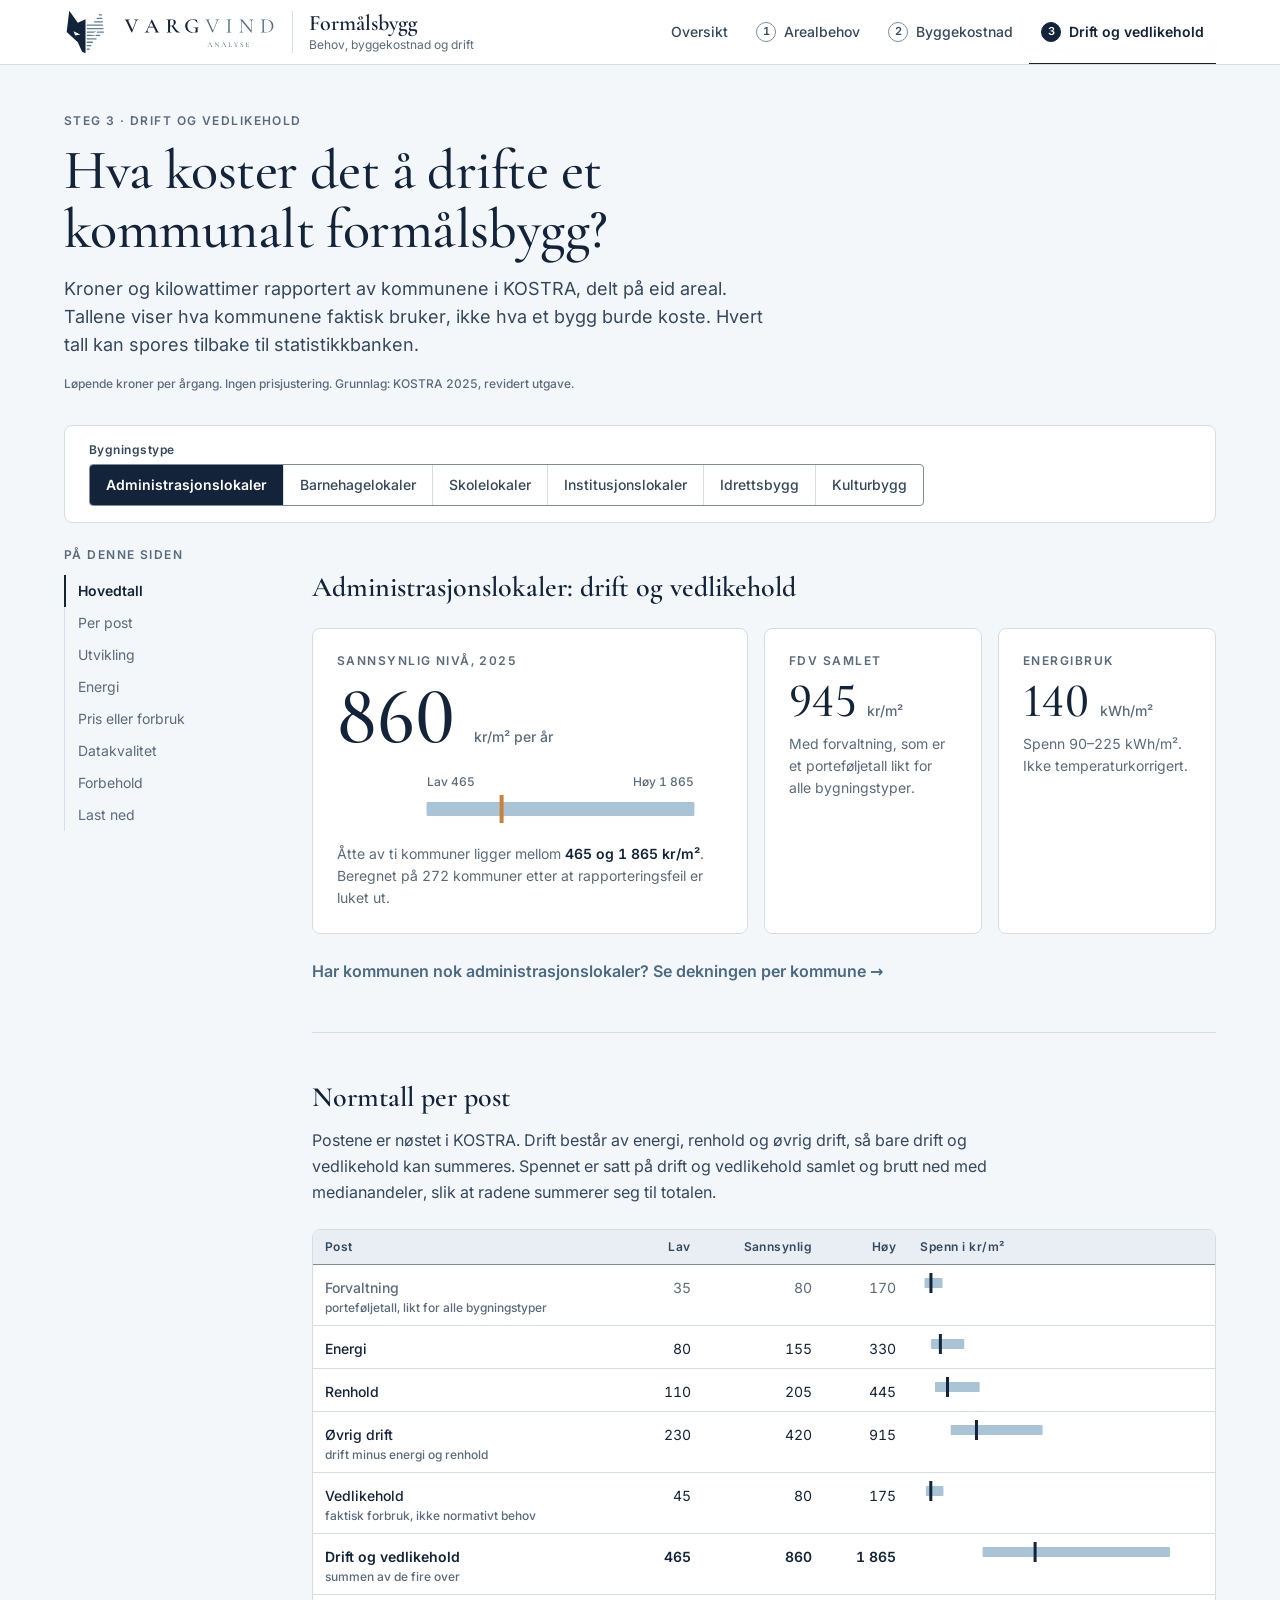
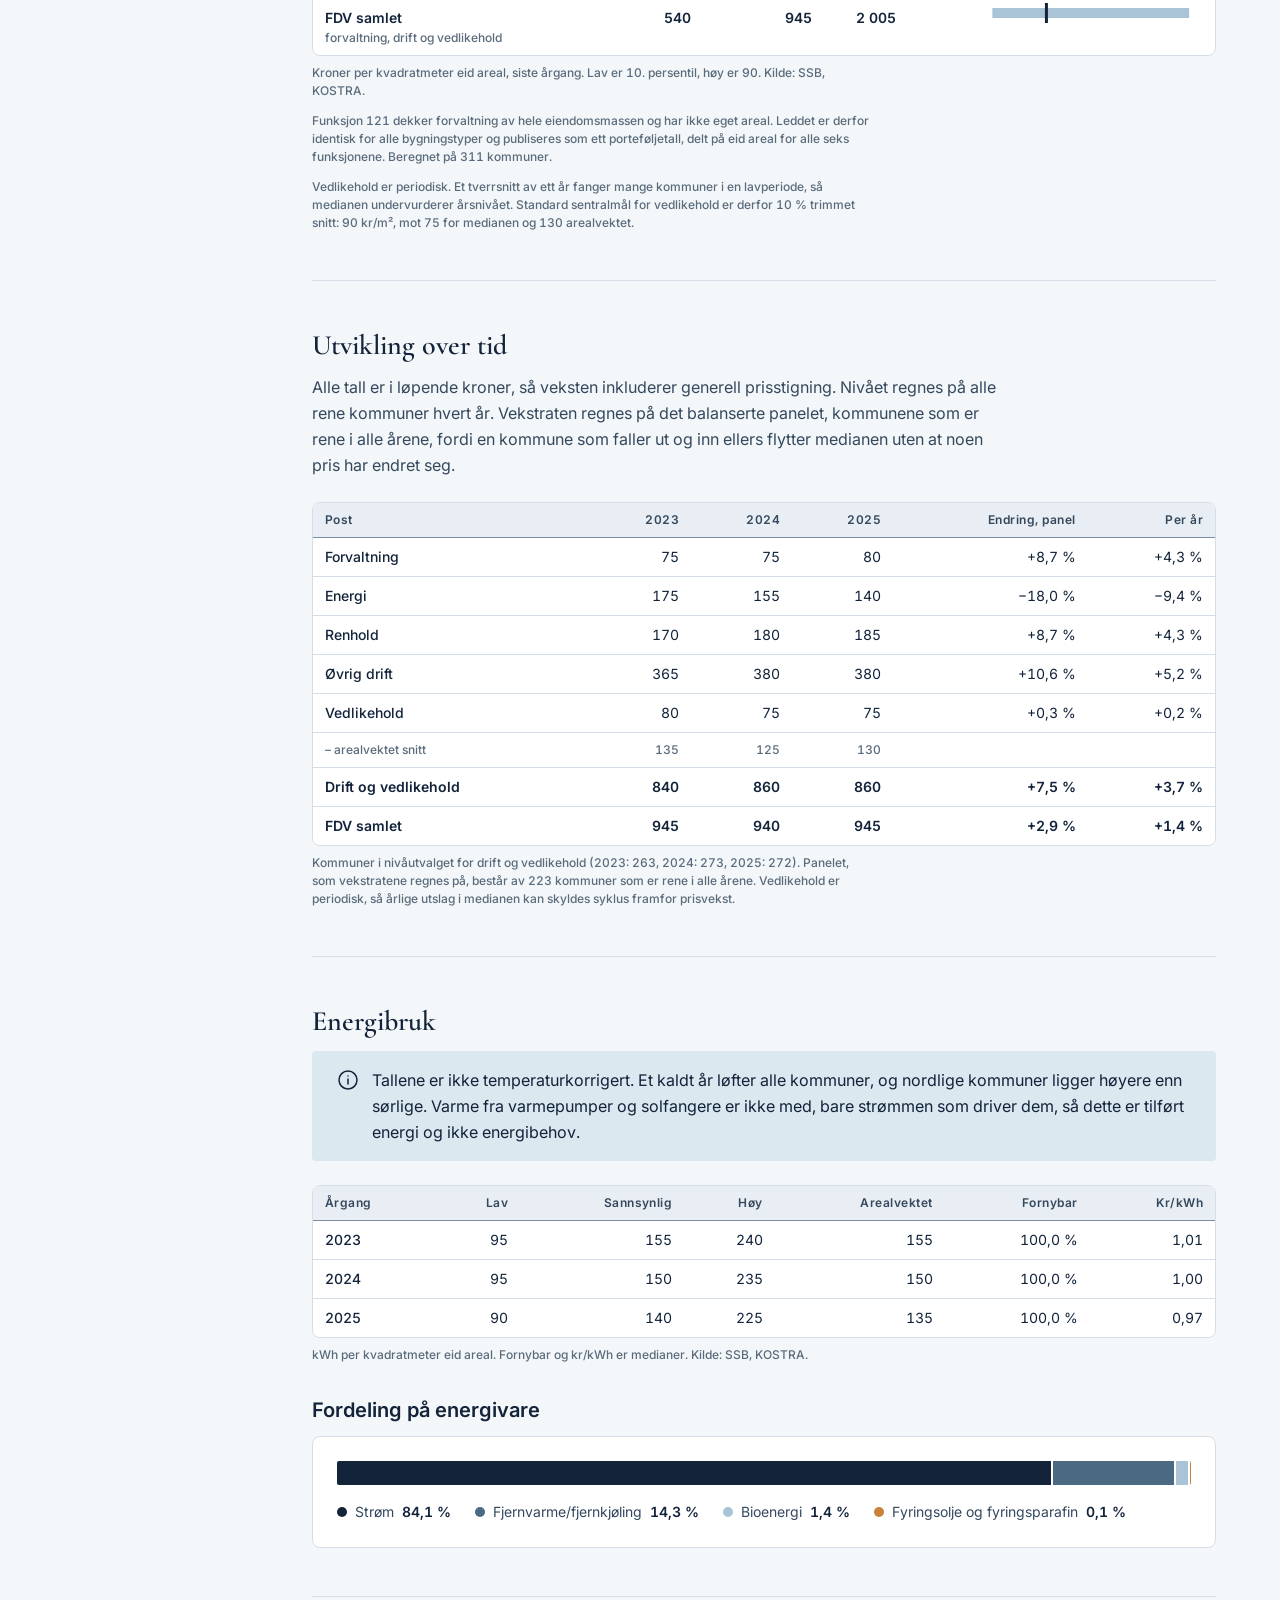
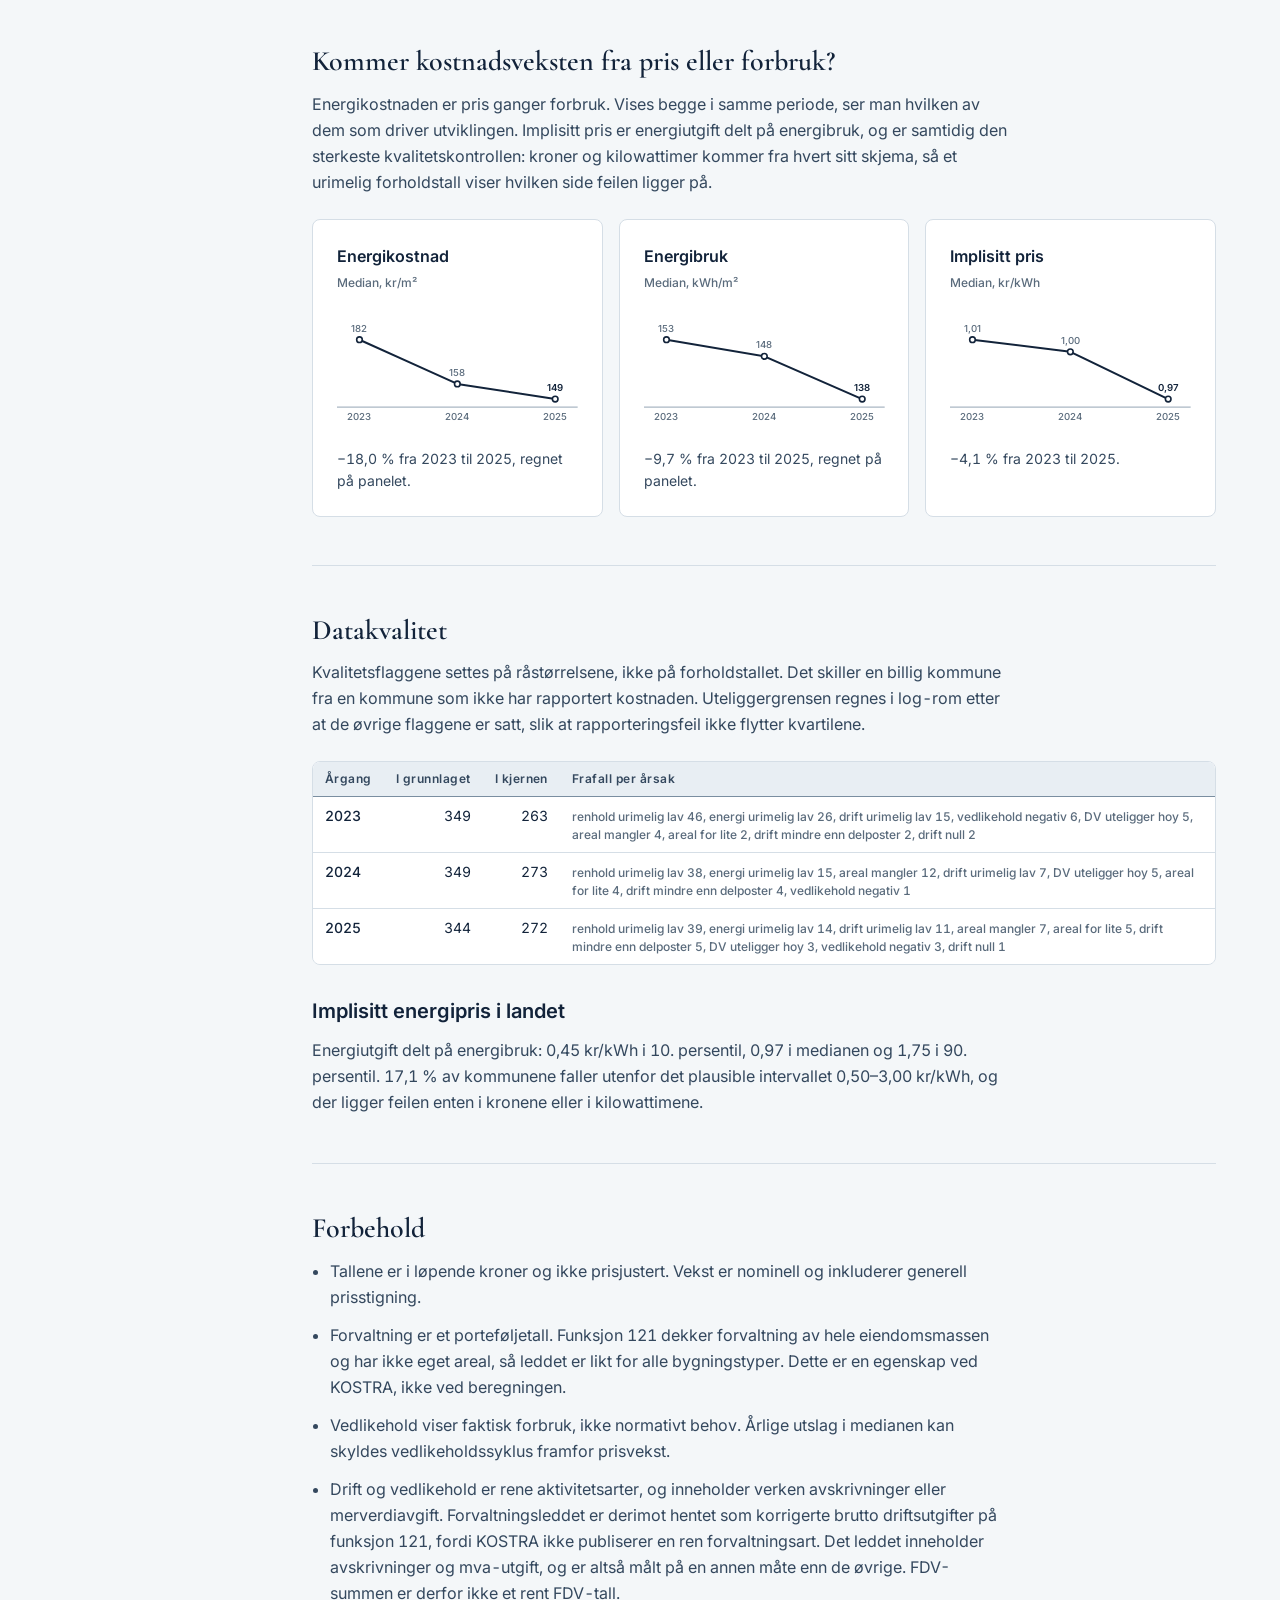
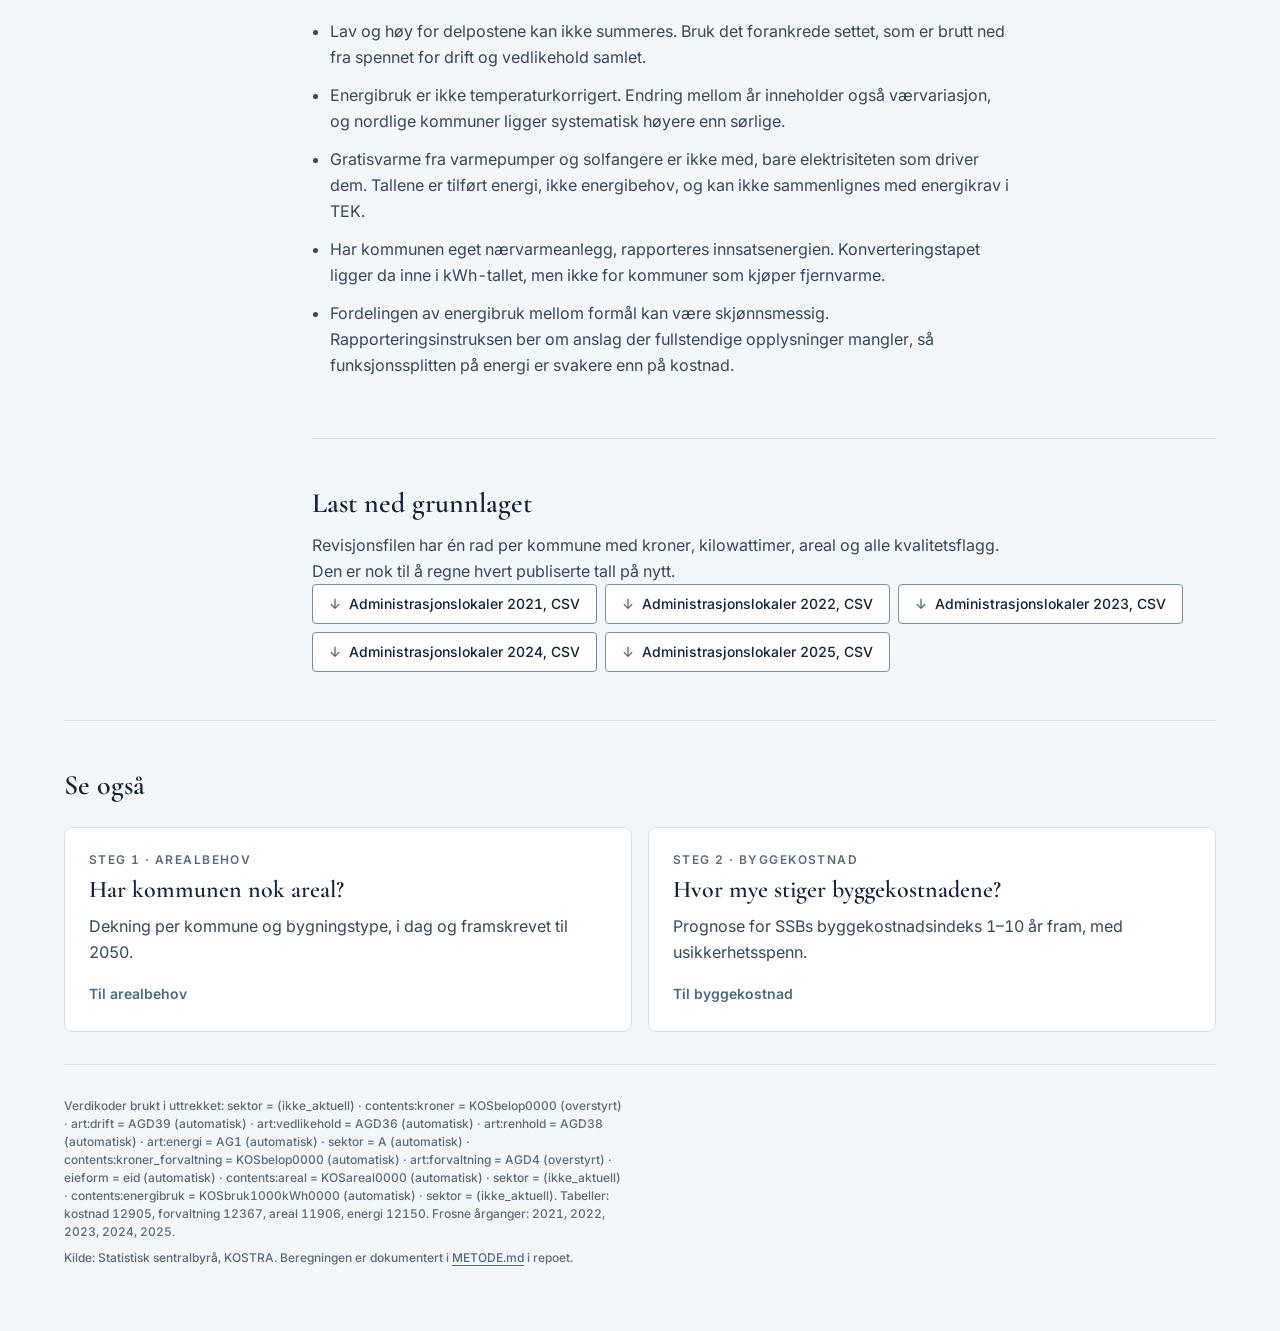
<file: docs/drift/index.html>
<!DOCTYPE html>
<html lang="nb">
<head>
<meta charset="utf-8">
<meta name="viewport" content="width=device-width, initial-scale=1">
<link rel="icon" href="../felles/logo/vargvind-symbol.svg" type="image/svg+xml">
<title>Drift og vedlikehold – FDV-normtall for kommunale formålsbygg</title>
<meta name="description" content="Forvaltning, drift og vedlikehold per kvadratmeter for kommunale formålsbygg, regnet fra KOSTRA.">
<link rel="preload" href="../felles/fonter/Inter-400.woff2" as="font" type="font/woff2" crossorigin>
<link rel="stylesheet" href="../felles/vargvind.css">
<link rel="stylesheet" href="drift.css">
</head>
<body>
<a class="vv-hopp" href="#innhold">Hopp til innholdet</a>
<header class="vv-topp">
  <div class="vv-topp__inner">
    <a class="vv-topp__merke" href="../">
      <img class="vv-logo" src="../felles/logo/vargvind-logo.svg" alt="Vargvind Analyse" width="212" height="48">
      <img class="vv-symbol" src="../felles/logo/vargvind-symbol.svg" alt="Vargvind" width="28" height="32">
      <span class="vv-topp__navn"><b>Formålsbygg</b><span>Behov, byggekostnad og drift</span></span>
    </a>
    <nav aria-label="Hovedmeny">
      <ul class="vv-meny">
        <li><a href="../">Oversikt</a></li>
        <li><a href="../dekning/"><span class="vv-steg" aria-hidden="true">1</span>Arealbehov</a></li>
        <li><a href="../byggekost/"><span class="vv-steg" aria-hidden="true">2</span>Byggekostnad</a></li>
        <li><a href="../drift/" aria-current="page"><span class="vv-steg" aria-hidden="true">3</span><span>Drift<span class="vv-ekstra"> og vedlikehold</span></span></a></li>
      </ul>
    </nav>
  </div>
</header>

<div class="vv-side">
  <div class="vv-sidehode">
    <p class="vv-overline">Steg 3 · Drift og vedlikehold</p>
    <h1>Hva koster det å drifte et kommunalt formålsbygg?</h1>
    <p class="vv-ingress">
      Kroner og kilowattimer rapportert av kommunene i KOSTRA, delt på eid areal.
      Tallene viser hva kommunene faktisk bruker, ikke hva et bygg burde koste.
      Hvert tall kan spores tilbake til statistikkbanken.
    </p>
    <p class="vv-caption vv-stempel" id="merking">Laster grunnlaget …</p>
  </div>

  <div id="tom" class="vv-callout" hidden>
    <span aria-hidden="true"></span>
    <div>
      <p class="vv-callout__title">Ingen publiserte tall ennå</p>
      <p class="vv-callout__body">
        Siden bygges fra <code>normtall.json</code>, som lages av workflowen
        <code>grunnlag.yml</code>. Kjør den, så fyller siden seg.
      </p>
    </div>
  </div>

  <div id="side" hidden>
    <div class="vv-kontroller velger">
      <div class="vv-felt">
        <span class="vv-felt__navn" id="bygg-etikett">Bygningstype</span>
        <div id="bygg-knapper" class="vv-seg" role="tablist" aria-labelledby="bygg-etikett"></div>
      </div>
    </div>

    <div class="vv-oppslag">
      <nav class="vv-toc" data-toc aria-label="På denne siden">
        <p class="vv-overline">På denne siden</p>
        <ol></ol>
      </nav>

      <main id="innhold" tabindex="-1">
        <section class="vv-seksjon" aria-labelledby="hovedtall">
          <h2 id="hovedtall" data-kort="Hovedtall"><span id="hero-navn"></span>: drift og vedlikehold</h2>
          <div class="hero-rad">
            <div class="vv-kpi hero">
              <span class="vv-kpi__label">Sannsynlig nivå, <span id="hero-aar"></span></span>
              <span class="vv-kpi__value"><span id="hero-verdi"></span> <small>kr/m² per år</small></span>
              <div id="hero-spenn"></div>
              <p class="vv-kpi__delta">
                Åtte av ti kommuner ligger mellom <strong id="hero-kvartil"></strong>.
                Beregnet på <span id="hero-n"></span> kommuner etter at rapporteringsfeil er luket ut.
              </p>
            </div>
            <div class="vv-kpi">
              <span class="vv-kpi__label">FDV samlet</span>
              <span class="vv-kpi__value"><span id="fdv-verdi"></span> <small>kr/m²</small></span>
              <p class="vv-kpi__delta">Med forvaltning, som er et porteføljetall likt for alle bygningstyper.</p>
            </div>
            <div class="vv-kpi">
              <span class="vv-kpi__label">Energibruk</span>
              <span class="vv-kpi__value"><span id="kwh-verdi"></span> <small>kWh/m²</small></span>
              <p class="vv-kpi__delta" id="kwh-under"></p>
            </div>
          </div>
          <p class="vv-blokk kryss">
            <a class="vv-lenkepil" id="til-dekning" href="../dekning/">Har kommunen nok areal av denne typen?</a>
          </p>
        </section>

        <section class="vv-seksjon" aria-labelledby="normtall-tittel">
          <h2 id="normtall-tittel" data-kort="Per post">Normtall per post</h2>
          <p>
            Postene er nøstet i KOSTRA. Drift består av energi, renhold og øvrig
            drift, så bare drift og vedlikehold kan summeres. Spennet er satt på
            drift og vedlikehold samlet og brutt ned med medianandeler, slik at
            radene summerer seg til totalen.
          </p>
          <div class="vv-blokk vv-table__ramme vv-rulle">
            <table id="normtall" class="vv-table">
              <caption class="vv-skjult">Kroner per kvadratmeter, siste årgang</caption>
              <thead>
                <tr>
                  <th scope="col">Post</th>
                  <th scope="col" class="vv-num">Lav</th>
                  <th scope="col" class="vv-num">Sannsynlig</th>
                  <th scope="col" class="vv-num">Høy</th>
                  <th scope="col" class="spennkol">Spenn i kr/m²</th>
                </tr>
              </thead>
              <tbody></tbody>
            </table>
          </div>
          <p class="vv-table__source">Kroner per kvadratmeter eid areal, siste årgang. Lav er 10. persentil, høy er 90. Kilde: SSB, KOSTRA.</p>
          <p class="vv-caption fotnote" id="forvaltning-note"></p>
          <p class="vv-caption fotnote">
            Vedlikehold er periodisk. Et tverrsnitt av ett år fanger mange kommuner
            i en lavperiode, så medianen undervurderer årsnivået. Standard
            sentralmål for vedlikehold er derfor 10&nbsp;% trimmet snitt:
            <span id="vedlikehold-sentralmaal"></span>.
          </p>
        </section>

        <section class="vv-seksjon" aria-labelledby="tidsserie-tittel">
          <h2 id="tidsserie-tittel" data-kort="Utvikling">Utvikling over tid</h2>
          <p>
            Alle tall er i løpende kroner, så veksten inkluderer generell
            prisstigning. Nivået regnes på alle rene kommuner hvert år. Vekstraten
            regnes på det balanserte panelet, kommunene som er rene i alle årene,
            fordi en kommune som faller ut og inn ellers flytter medianen uten at
            noen pris har endret seg.
          </p>
          <div class="vv-blokk vv-table__ramme vv-rulle">
            <table id="tidsserie" class="vv-table">
              <caption class="vv-skjult">Median kr/m² per årgang og nominell endring</caption>
              <thead><tr><th scope="col">Post</th></tr></thead>
              <tbody></tbody>
            </table>
          </div>
          <p class="vv-table__source" id="panel-note"></p>
        </section>

        <section class="vv-seksjon" aria-labelledby="energi-tittel">
          <h2 id="energi-tittel" data-kort="Energi">Energibruk</h2>
          <div class="vv-callout vv-blokk" style="margin-top:0">
            <svg class="vv-callout__icon" viewBox="0 0 24 24" aria-hidden="true"><circle cx="12" cy="12" r="9"/><path d="M12 11v5M12 8v.01"/></svg>
            <p class="vv-callout__body">
              Tallene er ikke temperaturkorrigert. Et kaldt år løfter alle kommuner,
              og nordlige kommuner ligger høyere enn sørlige. Varme fra varmepumper
              og solfangere er ikke med, bare strømmen som driver dem, så dette er
              tilført energi og ikke energibehov.
            </p>
          </div>
          <div class="vv-blokk vv-table__ramme vv-rulle">
            <table id="energi" class="vv-table">
              <caption class="vv-skjult">Energibruk i kWh per kvadratmeter</caption>
              <thead>
                <tr>
                  <th scope="col">Årgang</th>
                  <th scope="col" class="vv-num">Lav</th>
                  <th scope="col" class="vv-num">Sannsynlig</th>
                  <th scope="col" class="vv-num">Høy</th>
                  <th scope="col" class="vv-num">Arealvektet</th>
                  <th scope="col" class="vv-num">Fornybar</th>
                  <th scope="col" class="vv-num">Kr/kWh</th>
                </tr>
              </thead>
              <tbody></tbody>
            </table>
          </div>
          <p class="vv-table__source">kWh per kvadratmeter eid areal. Fornybar og kr/kWh er medianer. Kilde: SSB, KOSTRA.</p>
          <h3>Fordeling på energivare</h3>
          <div id="energivarer" class="vv-kort"></div>
        </section>

        <section class="vv-seksjon" aria-labelledby="dekomp-tittel">
          <h2 id="dekomp-tittel" data-kort="Pris eller forbruk">Kommer kostnadsveksten fra pris eller forbruk?</h2>
          <p>
            Energikostnaden er pris ganger forbruk. Vises begge i samme periode,
            ser man hvilken av dem som driver utviklingen. Implisitt pris er
            energiutgift delt på energibruk, og er samtidig den sterkeste
            kvalitetskontrollen: kroner og kilowattimer kommer fra hvert sitt
            skjema, så et urimelig forholdstall viser hvilken side feilen ligger på.
          </p>
          <div id="dekomponering" class="vv-blokk vv-rutenett"></div>
        </section>

        <section class="vv-seksjon" aria-labelledby="kvalitet-tittel">
          <h2 id="kvalitet-tittel" data-kort="Datakvalitet">Datakvalitet</h2>
          <p>
            Kvalitetsflaggene settes på råstørrelsene, ikke på forholdstallet. Det
            skiller en billig kommune fra en kommune som ikke har rapportert
            kostnaden. Uteliggergrensen regnes i log-rom etter at de øvrige
            flaggene er satt, slik at rapporteringsfeil ikke flytter kvartilene.
          </p>
          <div class="vv-blokk vv-table__ramme vv-rulle">
            <table id="kvalitet" class="vv-table">
              <caption class="vv-skjult">Kommuner i grunnlaget og i kjernedatasettet</caption>
              <thead>
                <tr>
                  <th scope="col">Årgang</th>
                  <th scope="col" class="vv-num">I grunnlaget</th>
                  <th scope="col" class="vv-num">I kjernen</th>
                  <th scope="col">Frafall per årsak</th>
                </tr>
              </thead>
              <tbody></tbody>
            </table>
          </div>
          <h3>Implisitt energipris i landet</h3>
          <p id="prisfordeling"></p>
        </section>

        <section class="vv-seksjon" aria-labelledby="forbehold-tittel">
          <h2 id="forbehold-tittel">Forbehold</h2>
          <ul id="forbehold" class="forbehold"></ul>
        </section>

        <section class="vv-seksjon" aria-labelledby="last-ned-tittel">
          <h2 id="last-ned-tittel" data-kort="Last ned">Last ned grunnlaget</h2>
          <p>
            Revisjonsfilen har én rad per kommune med kroner, kilowattimer, areal og
            alle kvalitetsflagg. Den er nok til å regne hvert publiserte tall på nytt.
          </p>
          <ul id="nedlasting" class="vv-blokk lenker"></ul>
        </section>
      </main>
    </div>
  </div>

  <section class="vv-videre" aria-labelledby="videre-tittel">
    <h2 id="videre-tittel">Se også</h2>
    <div class="vv-videre__rad">
      <a href="../dekning/">
        <span class="vv-overline">Steg 1 · Arealbehov</span>
        <b>Har kommunen nok areal?</b>
        <span>Dekning per kommune og bygningstype, i dag og framskrevet til 2050.</span>
        <span>Til arealbehov</span>
      </a>
      <a href="../byggekost/">
        <span class="vv-overline">Steg 2 · Byggekostnad</span>
        <b>Hvor mye stiger byggekostnadene?</b>
        <span>Prognose for SSBs byggekostnadsindeks 1–10 år fram, med usikkerhetsspenn.</span>
        <span>Til byggekostnad</span>
      </a>
    </div>
  </section>

  <footer class="vv-bunn">
    <p id="kodevalg-fot"></p>
    <p>
      Kilde: Statistisk sentralbyrå, KOSTRA. Beregningen er dokumentert i
      <a href="https://github.com/Kvelliken/fdv/blob/main/METODE.md">METODE.md</a> i repoet.
    </p>
  </footer>
</div>

<script src="../felles/side.js"></script>
<script src="app.js"></script>
</body>
</html>
</file>
<file: docs/felles/vargvind.css>
/* Vargvind-profil for formålsbygg-sidene.
   Felles for oversikten, arealbehov, byggekostnad og drift (FDV).
   Tokens og vv-komponenter er hentet fra Vargvinds designsystem; resten er
   sidens egen layout bygget på de samme tokenene. Endre farger her, ikke i
   den enkelte siden. */

/* Skriftene ligger i fonter/ (SIL Open Font License), så siden henter ingenting fra tredjepart. */
@font-face { font-family: "Inter"; font-style: normal; font-weight: 400; font-display: swap; src: url("fonter/Inter-400.woff2") format("woff2"); }
@font-face { font-family: "Inter"; font-style: normal; font-weight: 500; font-display: swap; src: url("fonter/Inter-500.woff2") format("woff2"); }
@font-face { font-family: "Inter"; font-style: normal; font-weight: 600; font-display: swap; src: url("fonter/Inter-600.woff2") format("woff2"); }
@font-face { font-family: "Cormorant Garamond"; font-style: normal; font-weight: 400; font-display: swap; src: url("fonter/CormorantGaramond-400.woff2") format("woff2"); }
@font-face { font-family: "Cormorant Garamond"; font-style: normal; font-weight: 500; font-display: swap; src: url("fonter/CormorantGaramond-500.woff2") format("woff2"); }
@font-face { font-family: "Cormorant Garamond"; font-style: normal; font-weight: 600; font-display: swap; src: url("fonter/CormorantGaramond-600.woff2") format("woff2"); }

:root {
  /* Flater og tekst */
  --bg-000: #FFFFFF;
  --bg-100: #F4F7F9;
  --bg-200: #E8EEF3;
  --ink-900: #12233A;
  --ink-700: #34485E;
  --ink-500: #5A6B7C;
  --line-200: #D5DEE6;
  --line-400: #7A8EA0;

  /* Merkevare og fremheving */
  --brand-900: var(--ink-900);
  --brand-600: #4A6A84;
  --brand-500: #5E7F99;
  --brand-300: #A9C4D6;
  --brand-100: #DCE8F0;
  --accent-600: #A85A14;
  --accent-500: #C8823A;
  --accent-100: #F6E9D8;
  --positive-600: #1F7A5C;
  --positive-100: #DDF0E8;
  --negative-600: #B23A3A;
  --negative-100: #F6DEDE;

  /* Diagram */
  --chart-1: var(--brand-900);
  --chart-2: var(--brand-600);
  --chart-3: var(--brand-300);
  --chart-4: var(--accent-500);
  --chart-5: #8793A0;
  --chart-6: #2E8B7A;
  --seq-1: #E3ECF2; --seq-2: #BCD0DE; --seq-3: #8FAEC4;
  --seq-4: #5E86A3; --seq-5: #365C7D; --seq-6: var(--brand-900);
  --div-neg-2: var(--accent-600);
  --div-neg-1: #E2B98A;
  --div-mid: #EEF1F4;
  --div-pos-1: var(--seq-3);
  --div-pos-2: var(--seq-5);

  /* Typografi */
  --font-display: "Cormorant Garamond", Georgia, serif;
  --font-sans: "Inter", system-ui, -apple-system, "Segoe UI", sans-serif;

  /* Avstand, radius, skygge */
  --space-1: 4px; --space-2: 8px; --space-3: 12px; --space-4: 16px;
  --space-6: 24px; --space-8: 32px; --space-12: 48px; --space-16: 64px;
  --radius-sm: 2px; --radius-md: 4px; --radius-lg: 8px; --radius-full: 999px;
  --shadow-sm: 0 1px 2px rgba(18, 35, 58, 0.08);
  --shadow-md: 0 6px 20px rgba(18, 35, 58, 0.12);

  /* Sidens egne mål */
  --bredde: 1200px;
  --maal: 70ch;
  --topp-hoyde: 64px;
}

/* -- Grunnlag ------------------------------------------------------------ */

* { box-sizing: border-box; }
[hidden] { display: none !important; }
html { -webkit-text-size-adjust: 100%; scroll-padding-top: calc(var(--topp-hoyde) + var(--space-6)); }
@media (prefers-reduced-motion: no-preference) { html { scroll-behavior: smooth; } }

body {
  margin: 0;
  background: var(--bg-100);
  color: var(--ink-700);
  font-family: var(--font-sans);
  font-size: 16px;
  line-height: 26px;
  font-variant-numeric: tabular-nums;
  -webkit-font-smoothing: antialiased;
}

h1, h2, h3, h4 { color: var(--ink-900); margin: 0; text-wrap: balance; }
h1 { font-family: var(--font-display); font-weight: 500; font-size: clamp(36px, 5.2vw, 56px); line-height: 1.05; letter-spacing: -0.01em; }
h2 { font-family: var(--font-display); font-weight: 600; font-size: 28px; line-height: 1.2; }
h3 { font-family: var(--font-sans); font-weight: 600; font-size: 20px; line-height: 28px; }
h4 { font-family: var(--font-sans); font-weight: 600; font-size: 16px; line-height: 24px; }
p { margin: 0; max-width: var(--maal); }
p + p { margin-top: var(--space-4); }
strong, b { color: var(--ink-900); font-weight: 600; }
a { color: var(--brand-600); text-underline-offset: 3px; text-decoration-thickness: 1px; }
a:hover { color: var(--ink-900); }
code { font-family: ui-monospace, SFMono-Regular, Menlo, monospace; font-size: 0.9em; background: var(--bg-200); padding: 1px 5px; border-radius: var(--radius-sm); color: var(--ink-900); }
:focus-visible { outline: 2px solid var(--brand-600); outline-offset: 2px; }
img { max-width: 100%; }

.vv-overline { font-size: 12px; line-height: 16px; font-weight: 600; letter-spacing: 0.12em; text-transform: uppercase; color: var(--ink-500); margin: 0; }
.vv-ingress { font-size: 18px; line-height: 28px; color: var(--ink-700); max-width: 64ch; }
.vv-caption { font-size: 12px; line-height: 18px; font-weight: 500; color: var(--ink-500); max-width: var(--maal); }
.vv-dempet { color: var(--ink-500); }
.vv-liten { font-size: 14px; line-height: 22px; }
.vv-skjult {
  position: absolute !important; width: 1px; height: 1px; overflow: hidden;
  clip: rect(0 0 0 0); white-space: nowrap;
}

.vv-hopp { position: absolute; left: -9999px; top: var(--space-2); z-index: 50; background: var(--bg-000); color: var(--ink-900); padding: var(--space-2) var(--space-4); border-radius: var(--radius-md); box-shadow: var(--shadow-md); }
.vv-hopp:focus { left: var(--space-4); }

/* -- Toppmeny ------------------------------------------------------------ */

.vv-topp {
  position: sticky; top: 0; z-index: 30;
  background: rgba(255, 255, 255, 0.96);
  border-bottom: 1px solid var(--line-200);
  backdrop-filter: saturate(1.2) blur(6px);
}
.vv-topp__inner {
  max-width: var(--bredde); margin: 0 auto; padding: 0 var(--space-6);
  min-height: var(--topp-hoyde);
  display: flex; align-items: center; gap: var(--space-8);
}
.vv-topp__inner > nav { min-width: 0; margin-left: auto; }
@media (max-width: 1100px) { .vv-topp__navn span { display: none; } }
/* Logo til venstre, så hårlinje og sidens navn. Logoen står på hvit flate
   med frisone, og under 160 px bredde brukes symbolet alene. */
.vv-topp__merke { display: flex; align-items: center; gap: var(--space-4); text-decoration: none; color: var(--ink-900); flex: none; }
.vv-topp__merke:hover { color: var(--ink-900); }
.vv-logo { display: block; height: 48px; width: auto; }
.vv-symbol { display: none; height: 32px; width: auto; }
.vv-topp__navn {
  display: flex; flex-direction: column; color: var(--ink-900);
  line-height: 1.1; padding-left: var(--space-4); border-left: 1px solid var(--line-200);
}
.vv-topp__navn b { font-family: var(--font-display); font-size: 22px; font-weight: 600; }
.vv-topp__navn span { font-size: 12px; line-height: 16px; color: var(--ink-500); margin-top: 2px; }
.vv-meny { display: flex; gap: var(--space-1); margin: 0; padding: 0; list-style: none; overflow-x: auto; scrollbar-width: none; }
.vv-meny::-webkit-scrollbar { display: none; }
.vv-meny a {
  display: flex; align-items: center; gap: var(--space-2);
  min-height: var(--topp-hoyde); padding: 0 var(--space-3);
  color: var(--ink-700); text-decoration: none; font-size: 14px; font-weight: 500; white-space: nowrap;
  border-bottom: 2px solid transparent; margin-bottom: -1px;
}
.vv-meny a:hover { color: var(--ink-900); background: var(--bg-100); }
.vv-meny a[aria-current="page"] { color: var(--ink-900); font-weight: 600; border-bottom-color: var(--brand-900); }
.vv-meny .vv-steg {
  display: inline-grid; place-items: center; width: 20px; height: 20px; flex: none;
  border-radius: var(--radius-full); border: 1px solid var(--line-400);
  font-size: 11px; line-height: 1; font-weight: 600; color: var(--ink-700);
}
.vv-meny a[aria-current="page"] .vv-steg { background: var(--brand-900); border-color: var(--brand-900); color: var(--bg-000); }

@media (max-width: 760px) {
  :root { --topp-hoyde: 52px; }
  .vv-topp__inner { flex-direction: column; align-items: stretch; gap: 0; padding: 0; }
  .vv-topp__merke { padding: var(--space-3) var(--space-4) 0; gap: var(--space-3); }
  .vv-logo { display: none; }
  .vv-topp__inner > nav { margin-left: 0; }
  .vv-symbol { display: block; }
  .vv-topp__navn { padding-left: var(--space-3); }
  .vv-topp__navn b { font-size: 20px; }
  .vv-topp__navn span { display: none; }
  .vv-meny { padding: 0 var(--space-2); }
  .vv-meny a { padding: 0 var(--space-2); }
  .vv-meny .vv-steg, .vv-meny .vv-ekstra { display: none; }
  html { scroll-padding-top: 160px; }
}

/* -- Sideoppsett ----------------------------------------------------------- */

.vv-side { max-width: var(--bredde); margin: 0 auto; padding: 0 var(--space-6); }
.vv-sidehode { padding: var(--space-12) 0 var(--space-8); }
.vv-sidehode .vv-overline { margin-bottom: var(--space-3); }
.vv-sidehode h1 { max-width: 22ch; }
.vv-sidehode .vv-ingress { margin-top: var(--space-4); }
.vv-sidehode .vv-stempel { margin-top: var(--space-4); }

/* Lang side: innholdsliste til venstre, innhold til høyre */
.vv-oppslag { display: grid; grid-template-columns: 200px minmax(0, 1fr); gap: var(--space-12); align-items: start; }
.vv-oppslag > main { min-width: 0; grid-column: -2 / -1; }
.vv-oppslag > .vv-toc { grid-column: 1; grid-row: 1; }
.vv-toc { position: sticky; top: calc(var(--topp-hoyde) + var(--space-6)); }
.vv-toc .vv-overline { margin-bottom: var(--space-3); }
.vv-toc ol { list-style: none; margin: 0; padding: 0; border-left: 1px solid var(--line-200); }
.vv-toc a {
  display: block; padding: 6px var(--space-3); margin-left: -1px;
  border-left: 2px solid transparent; color: var(--ink-500); text-decoration: none;
  font-size: 14px; line-height: 20px;
}
.vv-toc a:hover { color: var(--ink-900); }
.vv-toc a[aria-current="true"] { color: var(--ink-900); font-weight: 600; border-left-color: var(--brand-900); }

@media (max-width: 1023px) {
  .vv-oppslag { grid-template-columns: minmax(0, 1fr); gap: 0; }
  .vv-oppslag > main, .vv-oppslag > .vv-toc { grid-column: 1; grid-row: auto; }
  .vv-toc {
    top: var(--topp-hoyde); z-index: 20; margin: 0 calc(-1 * var(--space-6));
    background: var(--bg-100); border-bottom: 1px solid var(--line-200);
  }
  .vv-toc .vv-overline { display: none; }
  .vv-toc ol { display: flex; overflow-x: auto; border-left: 0; padding: 0 var(--space-4); scrollbar-width: none; }
  .vv-toc ol::-webkit-scrollbar { display: none; }
  .vv-toc a { white-space: nowrap; border-left: 0; border-bottom: 2px solid transparent; padding: var(--space-3); margin: 0; }
  .vv-toc a[aria-current="true"] { border-bottom-color: var(--brand-900); }
}
@media (max-width: 760px) {
  .vv-side { padding: 0 var(--space-4); }
  .vv-toc { margin: 0 calc(-1 * var(--space-4)); top: 100px; }
}

.vv-seksjon { padding: var(--space-12) 0; border-top: 1px solid var(--line-200); }
.vv-seksjon:first-child { border-top: 0; padding-top: var(--space-6); }
.vv-seksjon > h2 { margin-bottom: var(--space-3); }
.vv-seksjon > h2 + p, .vv-seksjon > .vv-lede { color: var(--ink-700); }
.vv-seksjon h3 { margin: var(--space-8) 0 var(--space-3); }
.vv-blokk { margin-top: var(--space-6); }
/* Cormorant har gammeldagse sifre som standard; tall skal stå på linjen. */
h1, h2, .vv-kpi__value, .vv-tall { font-variant-numeric: lining-nums proportional-nums; }
.vv-stabel > * + * { margin-top: var(--space-4); }

/* -- Kort og kontroller --------------------------------------------------- */

.vv-kort { background: var(--bg-000); border: 1px solid var(--line-200); border-radius: var(--radius-lg); padding: var(--space-6); }
.vv-kort--tett { padding: var(--space-4); }
.vv-rutenett { display: grid; gap: var(--space-4); grid-template-columns: repeat(auto-fit, minmax(260px, 1fr)); }

.vv-kontroller {
  display: flex; flex-wrap: wrap; gap: var(--space-4) var(--space-6); align-items: flex-end;
  background: var(--bg-000); border: 1px solid var(--line-200); border-radius: var(--radius-lg);
  padding: var(--space-4) var(--space-6);
}
.vv-felt { display: flex; flex-direction: column; gap: 6px; min-width: 0; }
.vv-felt > label, .vv-felt > .vv-felt__navn { font-size: 12px; line-height: 16px; font-weight: 600; letter-spacing: 0.04em; color: var(--ink-700); }
.vv-felt input[type="text"], .vv-felt input[type="search"], .vv-felt select {
  font: inherit; font-size: 14px; color: var(--ink-900); background: var(--bg-000);
  border: 1px solid var(--line-400); border-radius: var(--radius-md);
  min-height: 40px; padding: 0 var(--space-3); min-width: 0;
}
.vv-felt select { padding-right: var(--space-8); }
.vv-felt input[type="range"] { accent-color: var(--brand-900); }

.vv-seg { display: inline-flex; flex-wrap: wrap; border: 1px solid var(--line-400); border-radius: var(--radius-md); overflow: hidden; background: var(--bg-000); }
.vv-seg button {
  font: inherit; font-size: 14px; font-weight: 500; min-height: 38px; padding: 0 var(--space-4);
  border: 0; background: transparent; color: var(--ink-700); cursor: pointer;
}
.vv-seg button + button { border-left: 1px solid var(--line-200); }
.vv-seg button:hover { background: var(--bg-200); color: var(--ink-900); }
.vv-seg button[aria-pressed="true"], .vv-seg button[aria-selected="true"] { background: var(--brand-900); color: var(--bg-000); font-weight: 600; }

.vv-lenkepil { font-weight: 600; text-decoration: none; display: inline-flex; gap: var(--space-1); align-items: center; }
.vv-lenkepil::after { content: "→"; transition: transform .15s; }
.vv-lenkepil:hover::after { transform: translateX(3px); }

.vv-rulle { overflow-x: auto; -webkit-overflow-scrolling: touch; }

/* -- Videre: lenker til de andre sidene ----------------------------------- */

.vv-videre { padding: var(--space-12) 0 var(--space-8); border-top: 1px solid var(--line-200); }
.vv-videre h2 { margin-bottom: var(--space-6); }
.vv-videre__rad { display: grid; gap: var(--space-4); grid-template-columns: repeat(auto-fit, minmax(260px, 1fr)); }
.vv-videre a {
  display: flex; flex-direction: column; gap: var(--space-2);
  background: var(--bg-000); border: 1px solid var(--line-200); border-radius: var(--radius-lg);
  padding: var(--space-6); text-decoration: none; color: var(--ink-700);
  transition: border-color .15s, box-shadow .15s;
}
.vv-videre a:hover { border-color: var(--line-400); box-shadow: var(--shadow-sm); }
.vv-videre a b { font-family: var(--font-display); font-size: 24px; line-height: 1.2; font-weight: 600; color: var(--ink-900); }
.vv-videre a span:last-child { margin-top: auto; padding-top: var(--space-2); color: var(--brand-600); font-weight: 600; font-size: 14px; }

.vv-bunn { padding: var(--space-8) 0 var(--space-16); border-top: 1px solid var(--line-200); }
.vv-bunn p { font-size: 12px; line-height: 18px; font-weight: 500; color: var(--ink-500); }
.vv-bunn p + p { margin-top: var(--space-2); }

/* -- Vargvind-komponenter (components/bundle.css) ------------------------- */

.vv-btn{display:inline-flex;align-items:center;justify-content:center;gap:var(--space-2);min-height:44px;padding:0 var(--space-6);border:1px solid transparent;border-radius:var(--radius-md);font-family:var(--font-sans);font-size:14px;font-weight:600;line-height:1;letter-spacing:.02em;cursor:pointer;text-decoration:none}
.vv-btn:focus-visible{outline:2px solid var(--brand-600);outline-offset:2px}
.vv-btn--primary{background:var(--brand-900);color:var(--bg-000)}
.vv-btn--primary:hover{background:var(--ink-700);color:var(--bg-000)}
.vv-btn--secondary{background:var(--bg-000);color:var(--ink-900);border-color:var(--line-400)}
.vv-btn--secondary:hover{background:var(--bg-200)}
.vv-btn--ghost{background:transparent;color:var(--brand-600);padding:0 var(--space-3)}
.vv-btn--ghost:hover{background:var(--bg-200)}
.vv-btn:disabled{background:var(--bg-200);color:var(--ink-500);border-color:transparent;cursor:not-allowed}

.vv-badge{display:inline-flex;align-items:center;gap:var(--space-1);padding:2px var(--space-2);border-radius:var(--radius-sm);font-family:var(--font-sans);font-size:12px;font-weight:600;line-height:18px;font-variant-numeric:tabular-nums;background:var(--bg-200);color:var(--ink-900);white-space:nowrap}
.vv-badge--info{background:var(--brand-100);color:var(--ink-900)}
.vv-badge--accent{background:var(--accent-100);color:var(--accent-600)}
.vv-badge--positive{background:var(--positive-100);color:var(--positive-600)}
.vv-badge--negative{background:var(--negative-100);color:var(--negative-600)}

.vv-callout{display:grid;grid-template-columns:24px minmax(0,1fr);gap:var(--space-3);padding:var(--space-4) var(--space-6);border-radius:var(--radius-md);background:var(--brand-100);color:var(--ink-900);font-family:var(--font-sans);font-size:16px;line-height:26px}
.vv-callout--insight{background:var(--accent-100)}
.vv-callout--positive{background:var(--positive-100)}
.vv-callout--negative{background:var(--negative-100)}
.vv-callout__icon{width:24px;height:24px;margin-top:1px;fill:none;stroke:var(--ink-900);stroke-width:1.5;stroke-linecap:round;stroke-linejoin:round}
.vv-callout--insight .vv-callout__icon{stroke:var(--accent-600)}
.vv-callout__title{margin:0 0 var(--space-1);font-size:16px;line-height:24px;font-weight:600}
.vv-callout__body{margin:0;max-width:none}
.vv-mark{background:var(--accent-100);color:var(--ink-900);padding:0 var(--space-1);border-radius:var(--radius-sm)}

.vv-kpi{display:flex;flex-direction:column;gap:var(--space-2);padding:var(--space-6);background:var(--bg-000);border:1px solid var(--line-200);border-radius:var(--radius-lg);font-family:var(--font-sans);color:var(--ink-900)}
.vv-kpi__label{font-size:12px;line-height:16px;font-weight:600;letter-spacing:.12em;text-transform:uppercase;color:var(--ink-500)}
.vv-kpi__value{font-family:var(--font-display);font-size:48px;line-height:1;font-weight:500}
.vv-kpi__value small{font-family:var(--font-sans);font-size:14px;font-weight:500;color:var(--ink-500);letter-spacing:0}
.vv-kpi__delta{display:flex;align-items:center;flex-wrap:wrap;gap:var(--space-2);font-size:14px;line-height:22px;color:var(--ink-500)}

.vv-table{width:100%;border-collapse:collapse;background:var(--bg-000);font-family:var(--font-sans);font-size:14px;line-height:22px;color:var(--ink-900);font-variant-numeric:tabular-nums}
.vv-table caption{caption-side:top;text-align:left;padding:0 0 var(--space-3);font-size:16px;line-height:24px;font-weight:600}
.vv-table th,.vv-table td{padding:var(--space-2) var(--space-3);text-align:left;border-bottom:1px solid var(--line-200);vertical-align:baseline}
.vv-table thead th{background:var(--bg-200);font-size:12px;line-height:18px;font-weight:600;letter-spacing:.04em;color:var(--ink-700);border-bottom:1px solid var(--line-400);vertical-align:bottom}
.vv-table tbody th{font-weight:500}
.vv-table .vv-num{text-align:right;white-space:nowrap}
.vv-table tbody tr:hover{background:var(--bg-100)}
.vv-table tr.vv-table__highlight{background:var(--accent-100)}
.vv-table tr.vv-table__sum th,.vv-table tr.vv-table__sum td{font-weight:600;border-top:1px solid var(--ink-900)}
.vv-table tfoot th,.vv-table tfoot td{font-weight:600;border-top:1px solid var(--ink-900);border-bottom:0}
.vv-table__ramme{border:1px solid var(--line-200);border-radius:var(--radius-lg);overflow:hidden;background:var(--bg-000)}
.vv-table__ramme .vv-table tbody tr:last-child > *{border-bottom:0}
.vv-table__source{margin:var(--space-2) 0 0;font-family:var(--font-sans);font-size:12px;line-height:18px;font-weight:500;color:var(--ink-500)}

.vv-chart{margin:0;padding:var(--space-6);background:var(--bg-000);border:1px solid var(--line-200);border-radius:var(--radius-lg);font-family:var(--font-sans);color:var(--ink-900)}
.vv-chart__title{margin:0;font-family:var(--font-display);font-size:28px;line-height:1.2;font-weight:600}
.vv-chart__subtitle{margin:var(--space-1) 0 var(--space-4);font-size:14px;line-height:22px;color:var(--ink-500)}
.vv-chart__source{margin:var(--space-3) 0 0;font-size:12px;line-height:18px;font-weight:500;color:var(--ink-500)}
.vv-chart svg{display:block;width:100%;height:auto}
.vv-chart text{font-family:var(--font-sans);font-size:12px;fill:var(--ink-500);font-variant-numeric:tabular-nums}
.vv-chart .vv-value{fill:var(--ink-900);font-weight:600}
.vv-chart .vv-grid{stroke:var(--line-200);stroke-width:1}
.vv-chart .vv-axis{stroke:var(--line-400);stroke-width:1}
.vv-legend{display:flex;flex-wrap:wrap;gap:var(--space-2) var(--space-4);margin:0 0 var(--space-3);padding:0;list-style:none;font-size:12px;line-height:18px;font-weight:500;color:var(--ink-700)}
.vv-legend li{display:flex;align-items:center;gap:var(--space-2)}
.vv-legend__dot{width:10px;height:10px;border-radius:var(--radius-full);flex:none}
.vv-line{fill:none;stroke-width:2.5;stroke-linecap:round;stroke-linejoin:round}
.vv-line--ref{stroke-width:1.5;stroke-dasharray:4 4}

@media print {
  .vv-topp, .vv-toc, .vv-videre, .vv-hopp { display: none !important; }
  body { background: #fff; }
  .vv-oppslag { display: block; }
}
</file>
<file: docs/drift/drift.css>
/* Det som er særegent for FDV-siden. Farger og typografi kommer fra ../felles/vargvind.css. */

.velger { margin-bottom: var(--space-6); }
.velger .vv-seg button { min-height: 40px; }

.hero-rad { display: grid; gap: var(--space-4); grid-template-columns: minmax(0, 2fr) minmax(0, 1fr) minmax(0, 1fr); margin-top: var(--space-6); }
.hero-rad .vv-kpi__value small { white-space: nowrap; }
.hero .vv-kpi__value { font-size: clamp(56px, 7vw, 80px); }
.hero .vv-kpi__delta { display: block; max-width: 56ch; }
@media (max-width: 900px) { .hero-rad { grid-template-columns: minmax(0, 1fr) minmax(0, 1fr); } .hero-rad .hero { grid-column: 1 / -1; } }
@media (max-width: 520px) { .hero-rad { grid-template-columns: minmax(0, 1fr); } }

.kryss { margin-top: var(--space-6); }

/* Spennbar: lav til høy som flate, sannsynlig som strek */
.spenn { width: 100%; height: 20px; display: block; }
.spenn-boks { position: relative; padding-top: 22px; margin: var(--space-2) 0 var(--space-3); }
.spenn-boks .spenn { height: 28px; }
.spenn-merke { position: absolute; top: 0; font-size: 12px; line-height: 18px; font-weight: 500; color: var(--ink-500); white-space: nowrap; }
.spenn-merke.hoy { transform: translateX(-100%); }
.spenn .bane { fill: var(--brand-300); }
.spenn .tick { stroke: var(--brand-900); stroke-width: 3; }
.spenn .merke { fill: var(--ink-500); font: 500 12px var(--font-sans); }
.hero .spenn .tick { stroke: var(--accent-500); stroke-width: 4; }

td.spennkol, th.spennkol { width: 34%; min-width: 180px; }
.vv-table tr.portefolje td, .vv-table tr.portefolje th { color: var(--ink-500); }
.postnavn { display: block; }
.postmerke { display: block; font-size: 12px; line-height: 18px; font-weight: 500; color: var(--ink-500); }
.vv-table td.postmerke, .vv-table th.postmerke { display: table-cell; }
.brudd { color: var(--accent-600); }

.fotnote { margin-top: var(--space-3); }

/* Energivarer */
.varestabel { display: flex; height: 24px; width: 100%; border-radius: var(--radius-sm); overflow: hidden; gap: 2px; background: var(--bg-000); }
.varestabel span { display: block; height: 100%; }
.varelegende { list-style: none; padding: 0; margin: var(--space-4) 0 0; display: flex; flex-wrap: wrap; gap: var(--space-2) var(--space-6); font-size: 14px; line-height: 22px; color: var(--ink-700); }
.varelegende li { display: flex; align-items: center; gap: var(--space-2); }
.varelegende b { font-weight: 600; }
.prikk { width: 10px; height: 10px; display: inline-block; border-radius: var(--radius-full); flex: none; }

/* Små linjediagram */
.smaakart-kort h4 { margin: 0; }
.smaakart-kort .enhet { font-size: 12px; line-height: 18px; font-weight: 500; color: var(--ink-500); }
.linjekart { width: 100%; height: 130px; display: block; margin-top: var(--space-3); overflow: visible; }
.linjekart path { fill: none; stroke: var(--brand-900); stroke-width: 2.5; stroke-linecap: round; stroke-linejoin: round; }
.linjekart circle { fill: var(--bg-000); stroke: var(--brand-900); stroke-width: 2; }
.linjekart .akse { stroke: var(--line-400); stroke-width: 1; }
.linjekart text { font: 500 12px var(--font-sans); fill: var(--ink-500); }
.linjekart text.verdi { fill: var(--ink-900); font-weight: 600; }
.smaakart-kort .endring { font-size: 14px; line-height: 22px; color: var(--ink-700); margin-top: var(--space-3); }

.forbehold { max-width: var(--maal); padding-left: 1.1rem; margin: 0; }
.forbehold li { margin-bottom: var(--space-3); }

.lenker { list-style: none; padding: 0; margin: 0; display: flex; flex-wrap: wrap; gap: var(--space-2); }
.lenker a { display: inline-flex; align-items: center; gap: var(--space-2); min-height: 40px; padding: 0 var(--space-4); border: 1px solid var(--line-400); border-radius: var(--radius-md); background: var(--bg-000); color: var(--ink-900); text-decoration: none; font-size: 14px; font-weight: 500; }
.lenker a:hover { background: var(--bg-200); }
.lenker a::before { content: "↓"; color: var(--brand-600); }
</file>
